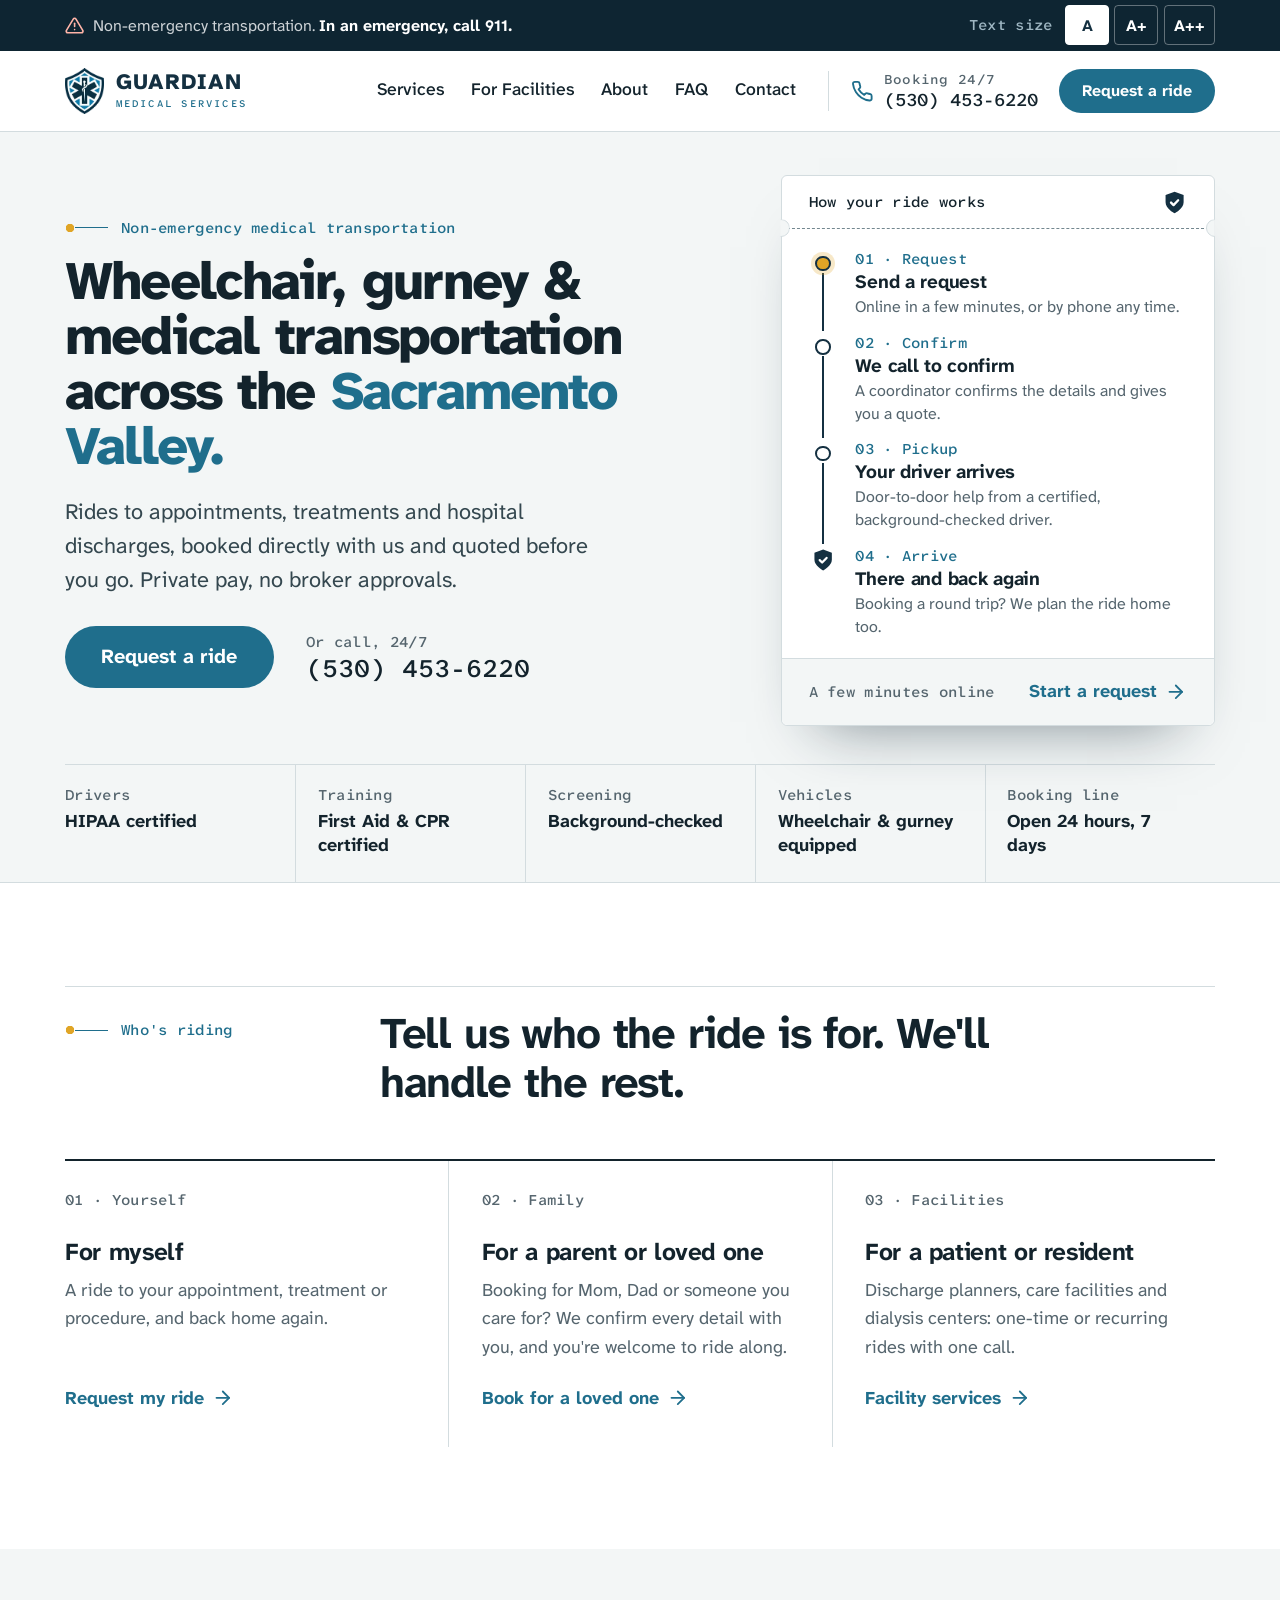
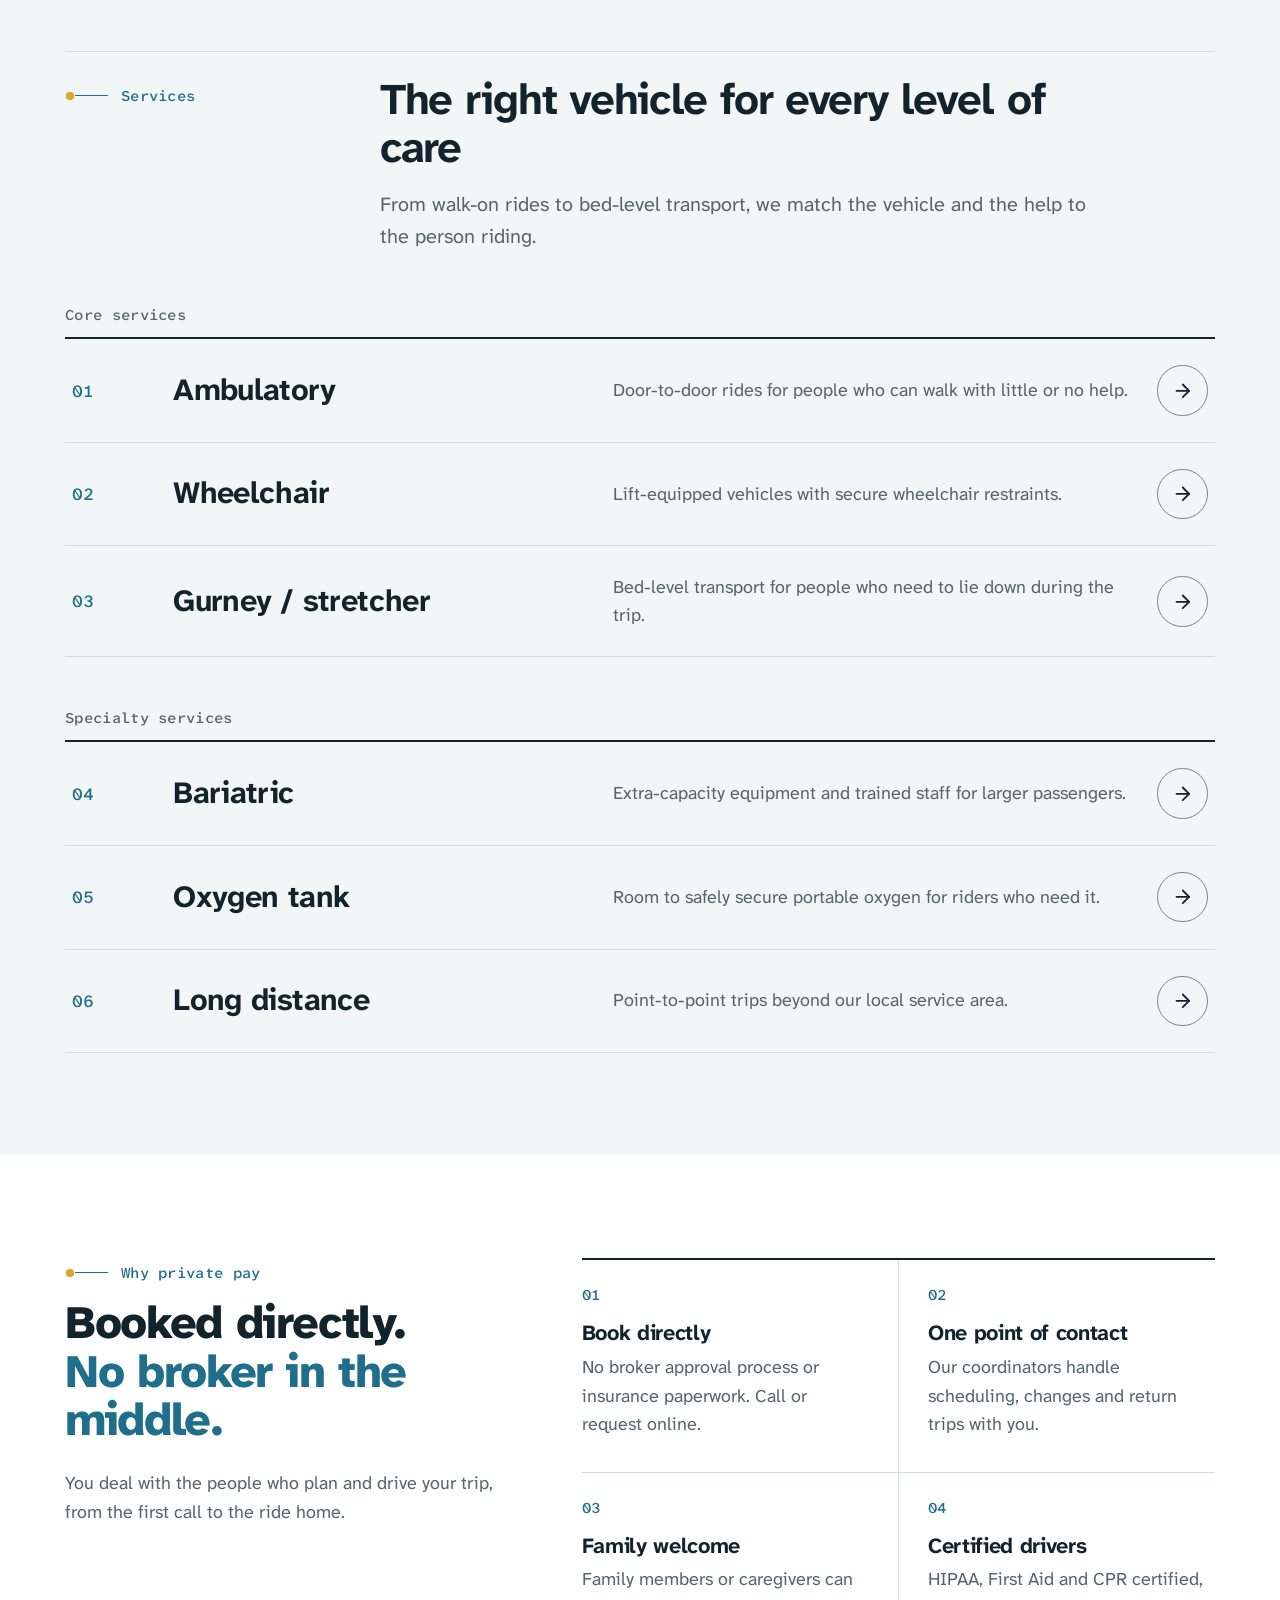
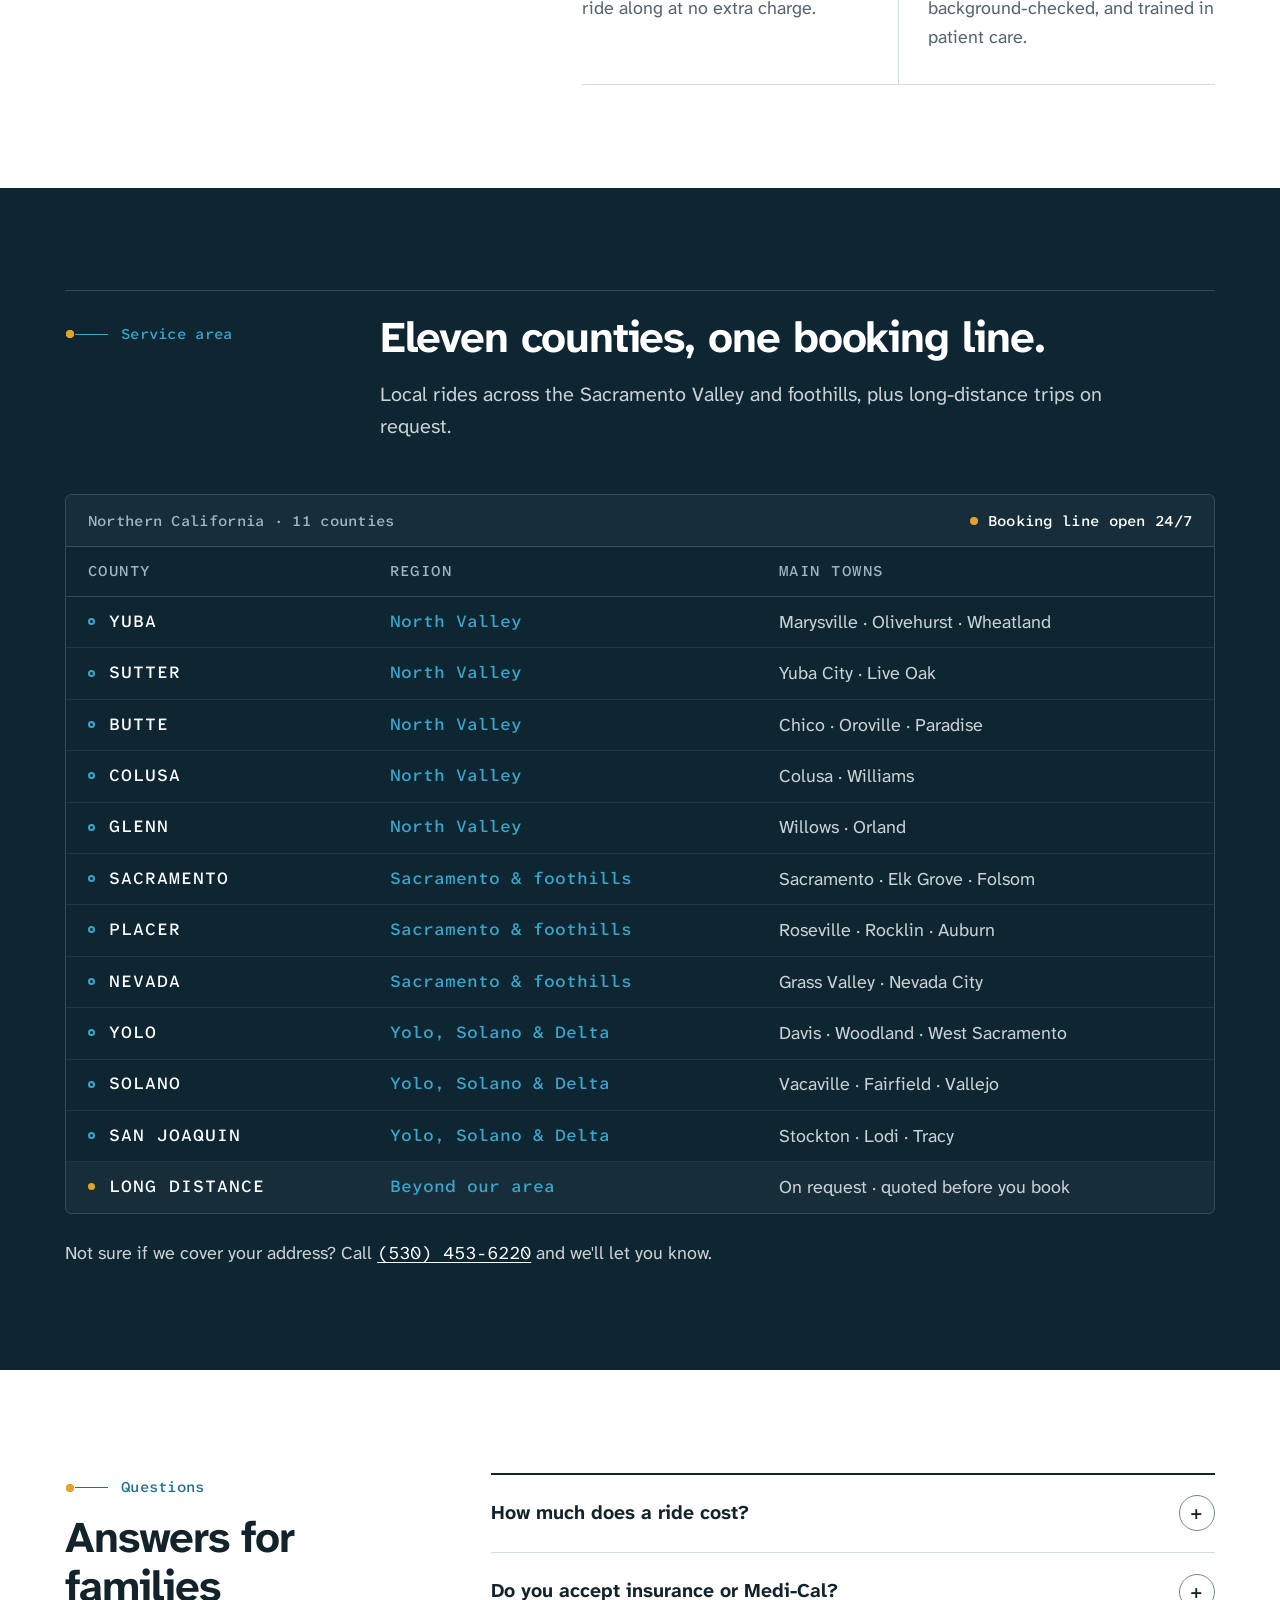
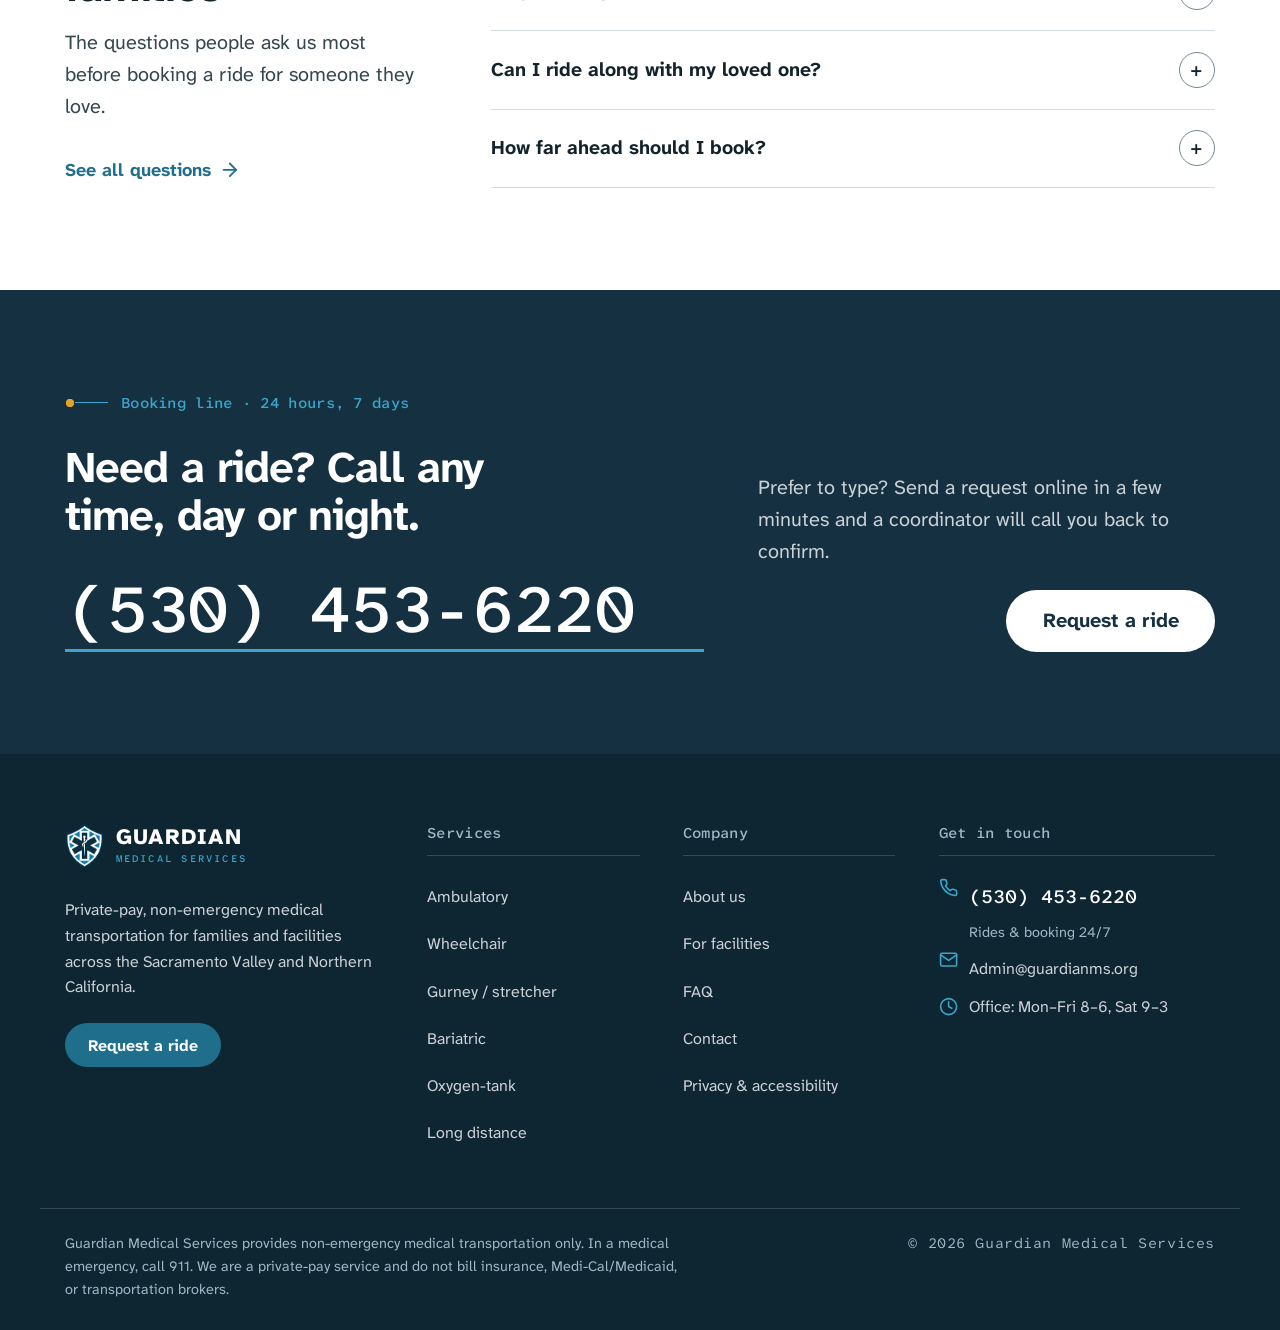
<file: index.html>
<!DOCTYPE html>
<html lang="en">
<head>
    <meta charset="UTF-8">
    <meta name="viewport" content="width=device-width, initial-scale=1.0">
    <title>Wheelchair, Gurney &amp; Medical Transportation | Guardian Medical Services – Sacramento Valley</title>
    <meta name="description" content="Private-pay non-emergency medical transportation across 11 Northern California counties. Wheelchair, gurney, ambulatory, bariatric &amp; long-distance rides with HIPAA, First Aid &amp; CPR certified drivers. Book 24/7: (530) 453-6220.">
    <link rel="canonical" href="https://guardianms.org/">
    <meta property="og:type" content="website">
    <meta property="og:site_name" content="Guardian Medical Services">
    <meta property="og:title" content="Guardian Medical Services – Non-Emergency Medical Transportation">
    <meta property="og:description" content="Wheelchair, gurney &amp; medical transportation across the Sacramento Valley and Northern California. Book online or call 24/7.">
    <meta property="og:url" content="https://guardianms.org/">
    <meta property="og:image" content="https://guardianms.org/images/og-image.jpg">
    <meta property="og:image:width" content="1200">
    <meta property="og:image:height" content="630">
    <meta property="og:image:alt" content="Guardian Medical Services – rides 24/7, (530) 453-6220">
    <meta name="twitter:card" content="summary_large_image">
    <!-- HEAD:START -->
    <meta name="theme-color" content="#143041">
    <link rel="icon" href="/images/favicon.svg" type="image/svg+xml">
    <link rel="icon" href="/images/favicon-32.png" sizes="32x32" type="image/png">
    <link rel="apple-touch-icon" href="/images/apple-touch-icon.png">
    <link rel="manifest" href="/site.webmanifest">
    <link rel="preconnect" href="https://fonts.googleapis.com">
    <link rel="preconnect" href="https://fonts.gstatic.com" crossorigin>
    <link rel="stylesheet" href="https://fonts.googleapis.com/css2?family=Atkinson+Hyperlegible+Mono:wght@500&amp;family=Atkinson+Hyperlegible+Next:wght@400;500;700;800&amp;display=swap">
    <link rel="stylesheet" href="/css/style.css?v=7">
    <script>(function(d){d.classList.add('js');try{var s=localStorage.getItem('gms-text-size');if(s)d.setAttribute('data-text-size',s);}catch(e){}})(document.documentElement);</script>
    <!-- HEAD:END -->
    <script type="application/ld+json">
    {
        "@context": "https://schema.org",
        "@type": ["LocalBusiness", "MedicalBusiness"],
        "@id": "https://guardianms.org/#business",
        "name": "Guardian Medical Services",
        "description": "Private-pay non-emergency medical transportation (NEMT) with ambulatory, wheelchair, gurney, bariatric, oxygen-tank and long-distance transport across Northern California.",
        "url": "https://guardianms.org/",
        "logo": "https://guardianms.org/images/logo.png",
        "image": "https://guardianms.org/images/og-image.jpg",
        "telephone": "+1-530-453-6220",
        "email": "Admin@guardianms.org",
        "address": {
            "@type": "PostalAddress",
            "addressLocality": "Yuba City",
            "addressRegion": "CA",
            "addressCountry": "US"
        },
        "areaServed": [
            {"@type": "AdministrativeArea", "name": "Yuba County, CA"},
            {"@type": "AdministrativeArea", "name": "Sutter County, CA"},
            {"@type": "AdministrativeArea", "name": "Butte County, CA"},
            {"@type": "AdministrativeArea", "name": "Colusa County, CA"},
            {"@type": "AdministrativeArea", "name": "Glenn County, CA"},
            {"@type": "AdministrativeArea", "name": "Sacramento County, CA"},
            {"@type": "AdministrativeArea", "name": "Placer County, CA"},
            {"@type": "AdministrativeArea", "name": "Nevada County, CA"},
            {"@type": "AdministrativeArea", "name": "Yolo County, CA"},
            {"@type": "AdministrativeArea", "name": "Solano County, CA"},
            {"@type": "AdministrativeArea", "name": "San Joaquin County, CA"}
        ],
        "openingHoursSpecification": [{
            "@type": "OpeningHoursSpecification",
            "dayOfWeek": ["Monday", "Tuesday", "Wednesday", "Thursday", "Friday", "Saturday", "Sunday"],
            "opens": "00:00",
            "closes": "23:59"
        }],
        "hasOfferCatalog": {
            "@type": "OfferCatalog",
            "name": "Non-emergency medical transportation",
            "itemListElement": [
                {"@type": "Offer", "itemOffered": {"@type": "Service", "name": "Ambulatory transportation", "serviceType": "Ambulatory medical transport"}},
                {"@type": "Offer", "itemOffered": {"@type": "Service", "name": "Wheelchair transportation", "serviceType": "Wheelchair van transport"}},
                {"@type": "Offer", "itemOffered": {"@type": "Service", "name": "Gurney / stretcher transportation", "serviceType": "Gurney van transport"}},
                {"@type": "Offer", "itemOffered": {"@type": "Service", "name": "Bariatric transportation", "serviceType": "Bariatric medical transport"}},
                {"@type": "Offer", "itemOffered": {"@type": "Service", "name": "Oxygen-tank transportation", "serviceType": "Medical transport with portable oxygen"}},
                {"@type": "Offer", "itemOffered": {"@type": "Service", "name": "Long-distance medical transportation", "serviceType": "Long-distance non-emergency medical transport"}}
            ]
        }
    }
    </script>
</head>
<body>
    <!-- HEADER:START -->
    <a class="skip-link" href="#main">Skip to main content</a>

    <div class="utility-bar">
        <div class="container utility-inner">
            <p class="utility-note">
                <svg class="icon" aria-hidden="true"><use href="/images/icons.svg#i-alert"/></svg>
                <span><span class="u-long">Non-emergency transportation. </span><strong>In an emergency, call 911.</strong></span>
            </p>
            <div class="text-size" role="group" aria-label="Text size">
                <span class="text-size-label" aria-hidden="true">Text size</span>
                <button type="button" data-text-size="" aria-pressed="true" aria-label="Normal text size">A</button>
                <button type="button" data-text-size="lg" aria-pressed="false" aria-label="Larger text size">A+</button>
                <button type="button" data-text-size="xl" aria-pressed="false" aria-label="Largest text size">A++</button>
            </div>
        </div>
    </div>

    <header class="site-header">
        <nav class="nav container" aria-label="Main">
            <a href="/" class="brand" aria-label="Guardian Medical Services home">
                <img src="/images/logo-icon.webp" alt="" width="46" height="55" class="brand-icon">
                <span class="wordmark"><span class="wm-main">GUARDIAN</span><span class="wm-sub">MEDICAL SERVICES</span></span>
            </a>

            <button class="nav-toggle" type="button" aria-expanded="false" aria-controls="site-menu">
                <span class="nav-toggle-bars" aria-hidden="true"><span></span><span></span><span></span></span>
                <span class="nav-toggle-text">Menu</span>
            </button>

            <div class="nav-menu" id="site-menu">
                <ul class="nav-links">
                    <li><a href="/services.html" data-nav="services">Services</a></li>
                    <li><a href="/facilities.html" data-nav="facilities">For Facilities</a></li>
                    <li><a href="/about.html" data-nav="about">About</a></li>
                    <li><a href="/faq.html" data-nav="faq">FAQ</a></li>
                    <li><a href="/contact.html" data-nav="contact">Contact</a></li>
                </ul>
                <div class="nav-cta">
                    <a href="tel:+15304536220" class="nav-phone" data-track="call-header">
                        <svg class="icon" aria-hidden="true"><use href="/images/icons.svg#i-phone"/></svg>
                        <span><span class="nav-phone-label">Booking 24/7</span> (530) 453-6220</span>
                    </a>
                    <a href="/book.html" class="btn btn-primary btn-sm" data-nav="book">Request a ride</a>
                </div>
            </div>
        </nav>
    </header>
    <!-- HEADER:END -->

    <main id="main" tabindex="-1">

        <!-- Hero -->
        <section class="hero" aria-labelledby="hero-title">
            <div class="container">
                <div class="hero-grid">
                    <div class="hero-copy">
                        <span class="eyebrow">Non-emergency medical transportation</span>
                        <h1 id="hero-title">Wheelchair, gurney &amp; medical transportation across the <span class="hl">Sacramento Valley.</span></h1>
                        <p class="hero-lead">Rides to appointments, treatments and hospital discharges, booked directly with us and quoted before you go. Private pay, no broker approvals.</p>
                        <div class="hero-actions">
                            <a href="/book.html" class="btn btn-primary btn-lg">Request a ride</a>
                            <a href="tel:+15304536220" class="phone-link" data-track="call-hero">
                                <span class="label">Or call, 24/7</span>
                                <span class="num">(530) 453-6220</span>
                            </a>
                        </div>
                        <p class="hero-trust"><svg class="icon" aria-hidden="true"><use href="/images/icons.svg#i-check"/></svg> HIPAA, First Aid &amp; CPR certified, background-checked drivers</p>
                    </div>

                    <div class="ticket">
                        <div class="ticket-head">
                            <h2>How your ride works</h2>
                            <svg class="icon" aria-hidden="true"><use href="/images/icons.svg#i-shield-fill"/></svg>
                        </div>
                        <ol class="stops">
                            <li class="stop">
                                <span class="stop-mark" aria-hidden="true"></span>
                                <div><span class="label">01 &middot; Request</span><h3>Send a request</h3><p>Online in a few minutes, or by phone any time.</p></div>
                            </li>
                            <li class="stop">
                                <span class="stop-mark" aria-hidden="true"></span>
                                <div><span class="label">02 &middot; Confirm</span><h3>We call to confirm</h3><p>A coordinator confirms the details and gives you a quote.</p></div>
                            </li>
                            <li class="stop">
                                <span class="stop-mark" aria-hidden="true"></span>
                                <div><span class="label">03 &middot; Pickup</span><h3>Your driver arrives</h3><p>Door-to-door help from a certified, background-checked driver.</p></div>
                            </li>
                            <li class="stop">
                                <span class="stop-mark stop-mark-end" aria-hidden="true"><svg class="icon" aria-hidden="true"><use href="/images/icons.svg#i-shield-fill"/></svg></span>
                                <div><span class="label">04 &middot; Arrive</span><h3>There and back again</h3><p>Booking a round trip? We plan the ride home too.</p></div>
                            </li>
                        </ol>
                        <p class="ticket-foot">
                            <span class="label">A few minutes online</span>
                            <a href="/book.html" class="link-arrow">Start a request <svg class="icon" aria-hidden="true"><use href="/images/icons.svg#i-arrow"/></svg></a>
                        </p>
                    </div>
                </div>

                <ul class="spec-row" aria-label="Our credentials">
                    <li><span class="label">Drivers</span><strong>HIPAA certified</strong></li>
                    <li><span class="label">Training</span><strong>First Aid &amp; CPR certified</strong></li>
                    <li><span class="label">Screening</span><strong>Background-checked</strong></li>
                    <li><span class="label">Vehicles</span><strong>Wheelchair &amp; gurney equipped</strong></li>
                    <li><span class="label">Booking line</span><strong>Open 24 hours, 7 days</strong></li>
                </ul>
            </div>
        </section>

        <!-- Who is the ride for -->
        <section class="section" aria-labelledby="audience-title">
            <div class="container">
                <div class="section-head">
                    <span class="eyebrow">Who's riding</span>
                    <h2 id="audience-title">Tell us who the ride is for. We'll handle the rest.</h2>
                </div>
                <div class="ruled-cols">
                    <article class="ruled-col">
                        <span class="label">01 &middot; Yourself</span>
                        <h3>For myself</h3>
                        <p>A ride to your appointment, treatment or procedure, and back home again.</p>
                        <a href="/book.html?for=self" class="link-arrow card-link-cover">Request my ride <svg class="icon" aria-hidden="true"><use href="/images/icons.svg#i-arrow"/></svg></a>
                    </article>
                    <article class="ruled-col">
                        <span class="label">02 &middot; Family</span>
                        <h3>For a parent or loved one</h3>
                        <p>Booking for Mom, Dad or someone you care for? We confirm every detail with you, and you're welcome to ride along.</p>
                        <a href="/book.html?for=family" class="link-arrow card-link-cover">Book for a loved one <svg class="icon" aria-hidden="true"><use href="/images/icons.svg#i-arrow"/></svg></a>
                    </article>
                    <article class="ruled-col">
                        <span class="label">03 &middot; Facilities</span>
                        <h3>For a patient or resident</h3>
                        <p>Discharge planners, care facilities and dialysis centers: one-time or recurring rides with one call.</p>
                        <a href="/facilities.html" class="link-arrow card-link-cover">Facility services <svg class="icon" aria-hidden="true"><use href="/images/icons.svg#i-arrow"/></svg></a>
                    </article>
                </div>
            </div>
        </section>

        <!-- Services -->
        <section class="section section-alt" aria-labelledby="services-title">
            <div class="container">
                <div class="section-head">
                    <span class="eyebrow">Services</span>
                    <h2 id="services-title">The right vehicle for every level of care</h2>
                    <p class="lead">From walk-on rides to bed-level transport, we match the vehicle and the help to the person riding.</p>
                </div>

                <div class="index-group">
                    <h3 class="label">Core services</h3>
                    <ul class="index-list">
                        <li><a class="index-row" href="/services.html#ambulatory"><span class="index-num">01</span><span class="index-name">Ambulatory</span><span class="index-desc">Door-to-door rides for people who can walk with little or no help.</span><span class="index-go" aria-hidden="true"><svg class="icon"><use href="/images/icons.svg#i-arrow"/></svg></span></a></li>
                        <li><a class="index-row" href="/services.html#wheelchair"><span class="index-num">02</span><span class="index-name">Wheelchair</span><span class="index-desc">Lift-equipped vehicles with secure wheelchair restraints.</span><span class="index-go" aria-hidden="true"><svg class="icon"><use href="/images/icons.svg#i-arrow"/></svg></span></a></li>
                        <li><a class="index-row" href="/services.html#gurney"><span class="index-num">03</span><span class="index-name">Gurney / stretcher</span><span class="index-desc">Bed-level transport for people who need to lie down during the trip.</span><span class="index-go" aria-hidden="true"><svg class="icon"><use href="/images/icons.svg#i-arrow"/></svg></span></a></li>
                    </ul>
                </div>
                <div class="index-group">
                    <h3 class="label">Specialty services</h3>
                    <ul class="index-list">
                        <li><a class="index-row" href="/services.html#bariatric"><span class="index-num">04</span><span class="index-name">Bariatric</span><span class="index-desc">Extra-capacity equipment and trained staff for larger passengers.</span><span class="index-go" aria-hidden="true"><svg class="icon"><use href="/images/icons.svg#i-arrow"/></svg></span></a></li>
                        <li><a class="index-row" href="/services.html#oxygen"><span class="index-num">05</span><span class="index-name">Oxygen tank</span><span class="index-desc">Room to safely secure portable oxygen for riders who need it.</span><span class="index-go" aria-hidden="true"><svg class="icon"><use href="/images/icons.svg#i-arrow"/></svg></span></a></li>
                        <li><a class="index-row" href="/services.html#long-distance"><span class="index-num">06</span><span class="index-name">Long distance</span><span class="index-desc">Point-to-point trips beyond our local service area.</span><span class="index-go" aria-hidden="true"><svg class="icon"><use href="/images/icons.svg#i-arrow"/></svg></span></a></li>
                    </ul>
                </div>
            </div>
        </section>

        <!-- Why private pay -->
        <section class="section" aria-labelledby="why-title">
            <div class="container statement-grid">
                <div>
                    <span class="eyebrow">Why private pay</span>
                    <h2 id="why-title" class="statement">Booked directly. <span>No broker in the middle.</span></h2>
                    <p class="statement-note">You deal with the people who plan and drive your trip, from the first call to the ride home.</p>
                </div>
                <ol class="numbered">
                    <li><span class="label">01</span><h3>Book directly</h3><p>No broker approval process or insurance paperwork. Call or request online.</p></li>
                    <li><span class="label">02</span><h3>One point of contact</h3><p>Our coordinators handle scheduling, changes and return trips with you.</p></li>
                    <li><span class="label">03</span><h3>Family welcome</h3><p>Family members or caregivers can ride along at no extra charge.</p></li>
                    <li><span class="label">04</span><h3>Certified drivers</h3><p>HIPAA, First Aid and CPR certified, background-checked, and trained in patient care.</p></li>
                </ol>
            </div>
        </section>

        <!-- Service area: departure board -->
        <section class="section board-section" aria-labelledby="area-title">
            <div class="container">
                <div class="section-head">
                    <span class="eyebrow">Service area</span>
                    <h2 id="area-title">Eleven counties, one booking line.</h2>
                    <p class="lead">Local rides across the Sacramento Valley and foothills, plus long-distance trips on request.</p>
                </div>
                <div class="board-wrap">
                    <p class="board-bar"><span>Northern California &middot; 11 counties</span><span class="live">Booking line open 24/7</span></p>
                    <table class="board" role="table">
                        <caption class="sr-only">Counties we serve, with region and main towns</caption>
                        <thead role="rowgroup">
                            <tr role="row"><th role="columnheader" scope="col">County</th><th role="columnheader" scope="col" class="col-region">Region</th><th role="columnheader" scope="col">Main towns</th></tr>
                        </thead>
                        <tbody role="rowgroup">
                            <tr role="row"><th role="rowheader" scope="row" class="b-county">Yuba</th><td role="cell" class="b-region">North Valley</td><td role="cell" class="b-towns">Marysville &middot; Olivehurst &middot; Wheatland</td></tr>
                            <tr role="row"><th role="rowheader" scope="row" class="b-county">Sutter</th><td role="cell" class="b-region">North Valley</td><td role="cell" class="b-towns">Yuba City &middot; Live Oak</td></tr>
                            <tr role="row"><th role="rowheader" scope="row" class="b-county">Butte</th><td role="cell" class="b-region">North Valley</td><td role="cell" class="b-towns">Chico &middot; Oroville &middot; Paradise</td></tr>
                            <tr role="row"><th role="rowheader" scope="row" class="b-county">Colusa</th><td role="cell" class="b-region">North Valley</td><td role="cell" class="b-towns">Colusa &middot; Williams</td></tr>
                            <tr role="row"><th role="rowheader" scope="row" class="b-county">Glenn</th><td role="cell" class="b-region">North Valley</td><td role="cell" class="b-towns">Willows &middot; Orland</td></tr>
                            <tr role="row"><th role="rowheader" scope="row" class="b-county">Sacramento</th><td role="cell" class="b-region">Sacramento &amp; foothills</td><td role="cell" class="b-towns">Sacramento &middot; Elk Grove &middot; Folsom</td></tr>
                            <tr role="row"><th role="rowheader" scope="row" class="b-county">Placer</th><td role="cell" class="b-region">Sacramento &amp; foothills</td><td role="cell" class="b-towns">Roseville &middot; Rocklin &middot; Auburn</td></tr>
                            <tr role="row"><th role="rowheader" scope="row" class="b-county">Nevada</th><td role="cell" class="b-region">Sacramento &amp; foothills</td><td role="cell" class="b-towns">Grass Valley &middot; Nevada City</td></tr>
                            <tr role="row"><th role="rowheader" scope="row" class="b-county">Yolo</th><td role="cell" class="b-region">Yolo, Solano &amp; Delta</td><td role="cell" class="b-towns">Davis &middot; Woodland &middot; West Sacramento</td></tr>
                            <tr role="row"><th role="rowheader" scope="row" class="b-county">Solano</th><td role="cell" class="b-region">Yolo, Solano &amp; Delta</td><td role="cell" class="b-towns">Vacaville &middot; Fairfield &middot; Vallejo</td></tr>
                            <tr role="row"><th role="rowheader" scope="row" class="b-county">San Joaquin</th><td role="cell" class="b-region">Yolo, Solano &amp; Delta</td><td role="cell" class="b-towns">Stockton &middot; Lodi &middot; Tracy</td></tr>
                            <tr class="b-long" role="row"><th role="rowheader" scope="row" class="b-county">Long distance</th><td role="cell" class="b-region">Beyond our area</td><td role="cell" class="b-towns">On request &middot; quoted before you book</td></tr>
                        </tbody>
                    </table>
                </div>
                <p class="board-note">Not sure if we cover your address? Call <a href="tel:+15304536220" data-track="call-area">(530) 453-6220</a> and we'll let you know.</p>
            </div>
        </section>

        <!-- FAQ teaser -->
        <section class="section" aria-labelledby="faq-title">
            <div class="container faq-split">
                <div>
                    <span class="eyebrow">Questions</span>
                    <h2 id="faq-title" class="h2">Answers for families</h2>
                    <p class="lead">The questions people ask us most before booking a ride for someone they love.</p>
                    <p class="faq-more"><a href="/faq.html" class="link-arrow">See all questions <svg class="icon" aria-hidden="true"><use href="/images/icons.svg#i-arrow"/></svg></a></p>
                </div>
                <div class="faq-list">
                    <details class="faq-item">
                        <summary>How much does a ride cost?</summary>
                        <div class="faq-answer"><p>Every trip is quoted before you book. The price depends on the type of transport and the distance. Call <a href="tel:+15304536220">(530) 453-6220</a> or <a href="/book.html">send a request</a> and we'll give you a quote.</p></div>
                    </details>
                    <details class="faq-item">
                        <summary>Do you accept insurance or Medi-Cal?</summary>
                        <div class="faq-answer"><p>Guardian Medical Services is a private-pay provider. We don't bill insurance, Medi-Cal/Medicaid, or transportation brokers, which keeps booking fast and simple.</p></div>
                    </details>
                    <details class="faq-item">
                        <summary>Can I ride along with my loved one?</summary>
                        <div class="faq-answer"><p>Yes. Family members or caregivers are welcome to ride along at no extra charge. Just tell us how many when you book so we can plan seating.</p></div>
                    </details>
                    <details class="faq-item">
                        <summary>How far ahead should I book?</summary>
                        <div class="faq-answer"><p>We recommend booking at least 48 hours ahead to make sure a vehicle is available. We do our best to accommodate last-minute requests whenever possible.</p></div>
                    </details>
                </div>
            </div>
        </section>

        <!-- Closing CTA -->
        <section class="section cta closing" aria-labelledby="cta-title">
            <div class="container">
                <span class="eyebrow">Booking line &middot; 24 hours, 7 days</span>
                <h2 id="cta-title">Need a ride? Call any time, day or night.</h2>
                <a href="tel:+15304536220" class="phone-xl" data-track="call-cta">(530) 453-6220</a>
                <div class="cta-side">
                    <p>Prefer to type? Send a request online in a few minutes and a coordinator will call you back to confirm.</p>
                    <div class="cta-actions">
                        <a href="/book.html" class="btn btn-light btn-lg">Request a ride</a>
                    </div>
                </div>
            </div>
        </section>
    </main>

    <!-- FOOTER:START -->
    <footer class="site-footer">
        <div class="container footer-grid">
            <div class="footer-brand">
                <a href="/" class="brand brand-light" aria-label="Guardian Medical Services home">
                    <img src="/images/logo-icon.webp" alt="" width="46" height="55" class="brand-icon" loading="lazy">
                    <span class="wordmark"><span class="wm-main">GUARDIAN</span><span class="wm-sub">MEDICAL SERVICES</span></span>
                </a>
                <p>Private-pay, non-emergency medical transportation for families and facilities across the Sacramento Valley and Northern California.</p>
                <a href="/book.html" class="btn btn-primary btn-sm">Request a ride</a>
            </div>

            <div class="footer-col">
                <h2 class="footer-heading">Services</h2>
                <ul>
                    <li><a href="/services.html#ambulatory">Ambulatory</a></li>
                    <li><a href="/services.html#wheelchair">Wheelchair</a></li>
                    <li><a href="/services.html#gurney">Gurney / stretcher</a></li>
                    <li><a href="/services.html#bariatric">Bariatric</a></li>
                    <li><a href="/services.html#oxygen">Oxygen-tank</a></li>
                    <li><a href="/services.html#long-distance">Long distance</a></li>
                </ul>
            </div>

            <div class="footer-col">
                <h2 class="footer-heading">Company</h2>
                <ul>
                    <li><a href="/about.html">About us</a></li>
                    <li><a href="/facilities.html">For facilities</a></li>
                    <li><a href="/faq.html">FAQ</a></li>
                    <li><a href="/contact.html">Contact</a></li>
                    <li><a href="/privacy.html">Privacy &amp; accessibility</a></li>
                </ul>
            </div>

            <div class="footer-col">
                <h2 class="footer-heading">Get in touch</h2>
                <ul class="footer-contact">
                    <li>
                        <svg class="icon" aria-hidden="true"><use href="/images/icons.svg#i-phone"/></svg>
                        <span><a href="tel:+15304536220" data-track="call-footer">(530) 453-6220</a><br><small>Rides &amp; booking 24/7</small></span>
                    </li>
                    <li>
                        <svg class="icon" aria-hidden="true"><use href="/images/icons.svg#i-mail"/></svg>
                        <a href="mailto:Admin@guardianms.org">Admin@guardianms.org</a>
                    </li>
                    <li>
                        <svg class="icon" aria-hidden="true"><use href="/images/icons.svg#i-clock"/></svg>
                        <span>Office: Mon&ndash;Fri 8&ndash;6, Sat 9&ndash;3</span>
                    </li>
                </ul>
            </div>
        </div>

        <div class="container footer-bottom">
            <p class="disclaimer">Guardian Medical Services provides non-emergency medical transportation only. In a medical emergency, call 911. We are a private-pay service and do not bill insurance, Medi-Cal/Medicaid, or transportation brokers.</p>
            <p class="copyright">&copy; <span id="year">2026</span> Guardian Medical Services</p>
        </div>
    </footer>

    <div class="mobile-actions">
        <a href="tel:+15304536220" class="mobile-action mobile-action-call" data-track="call-sticky">
            <svg class="icon" aria-hidden="true"><use href="/images/icons.svg#i-phone"/></svg>
            <span><strong>Call Now</strong><small>(530) 453-6220</small></span>
        </a>
        <a href="/book.html" class="mobile-action mobile-action-book">
            <svg class="icon" aria-hidden="true"><use href="/images/icons.svg#i-calendar"/></svg>
            <span><strong>Request a ride</strong></span>
        </a>
    </div>

    <script src="/js/main.js?v=7" defer></script>
    <!-- FOOTER:END -->
</body>
</html>
</file>
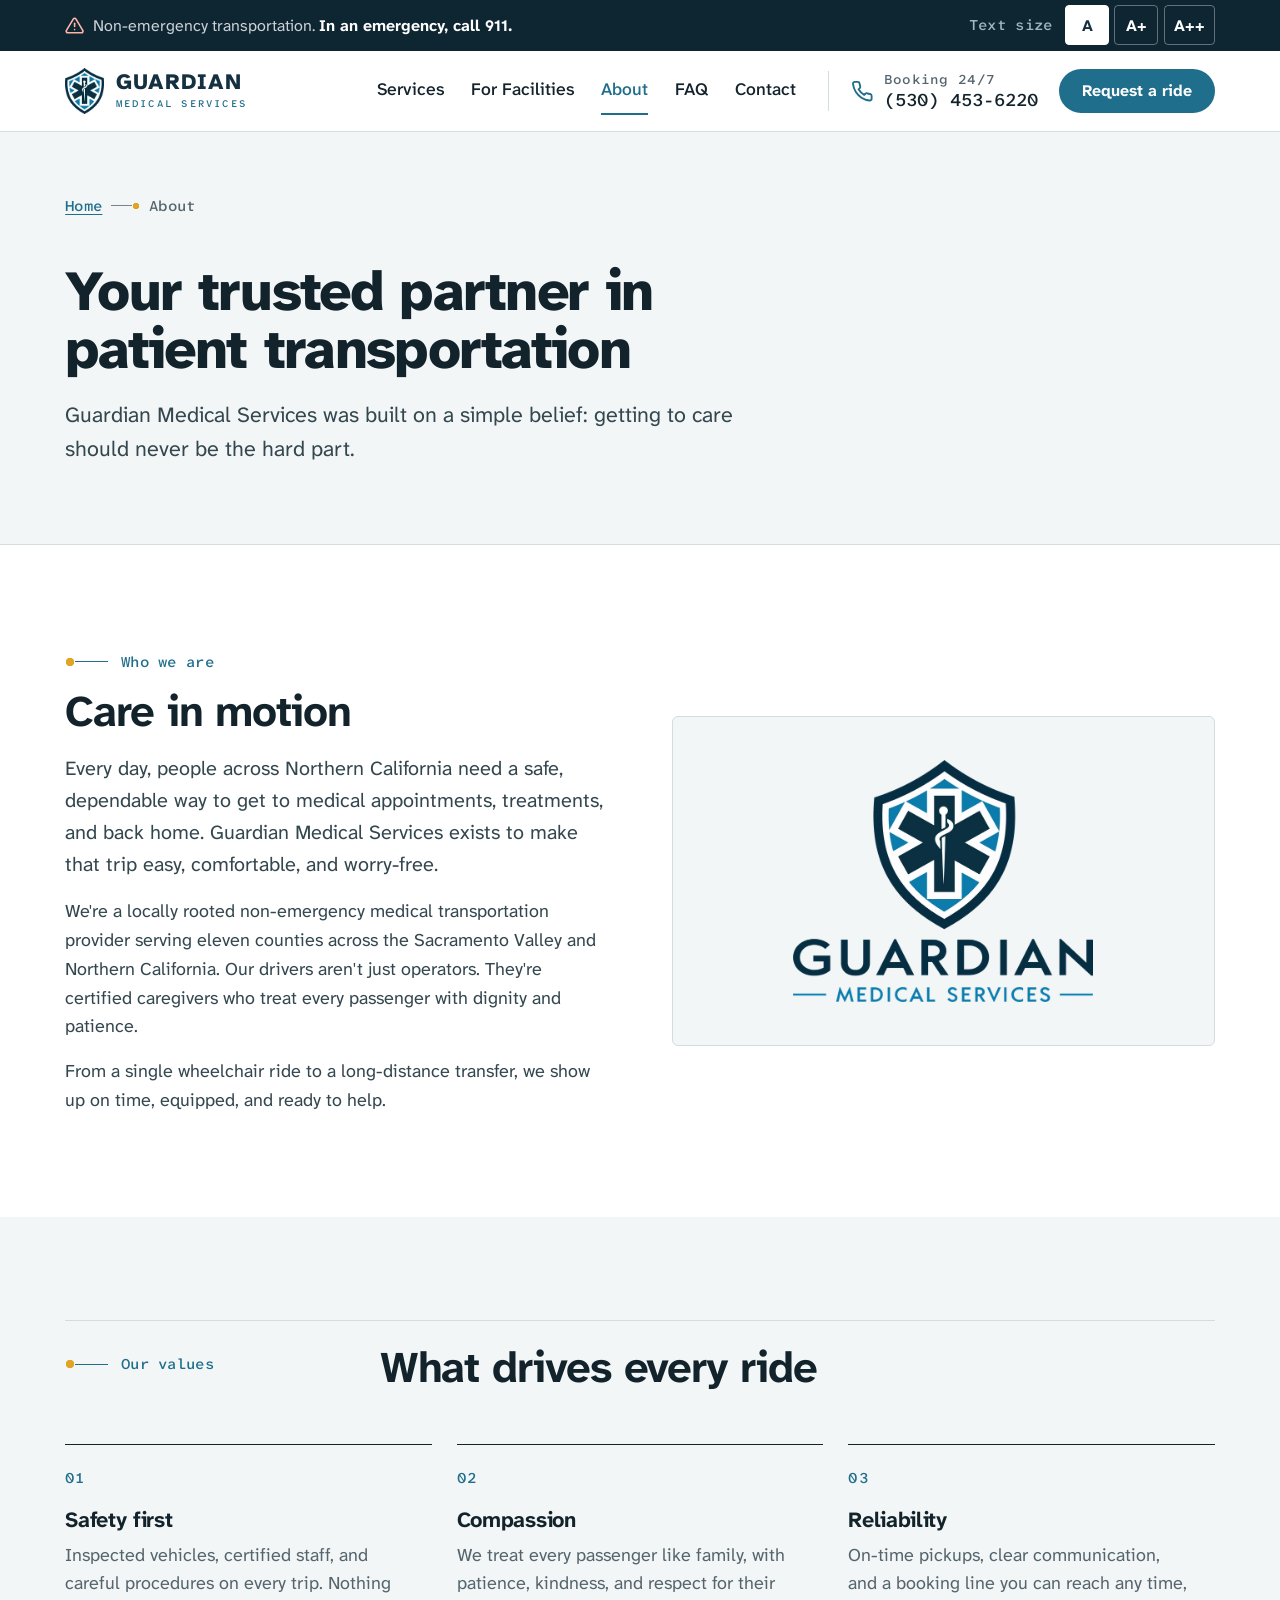
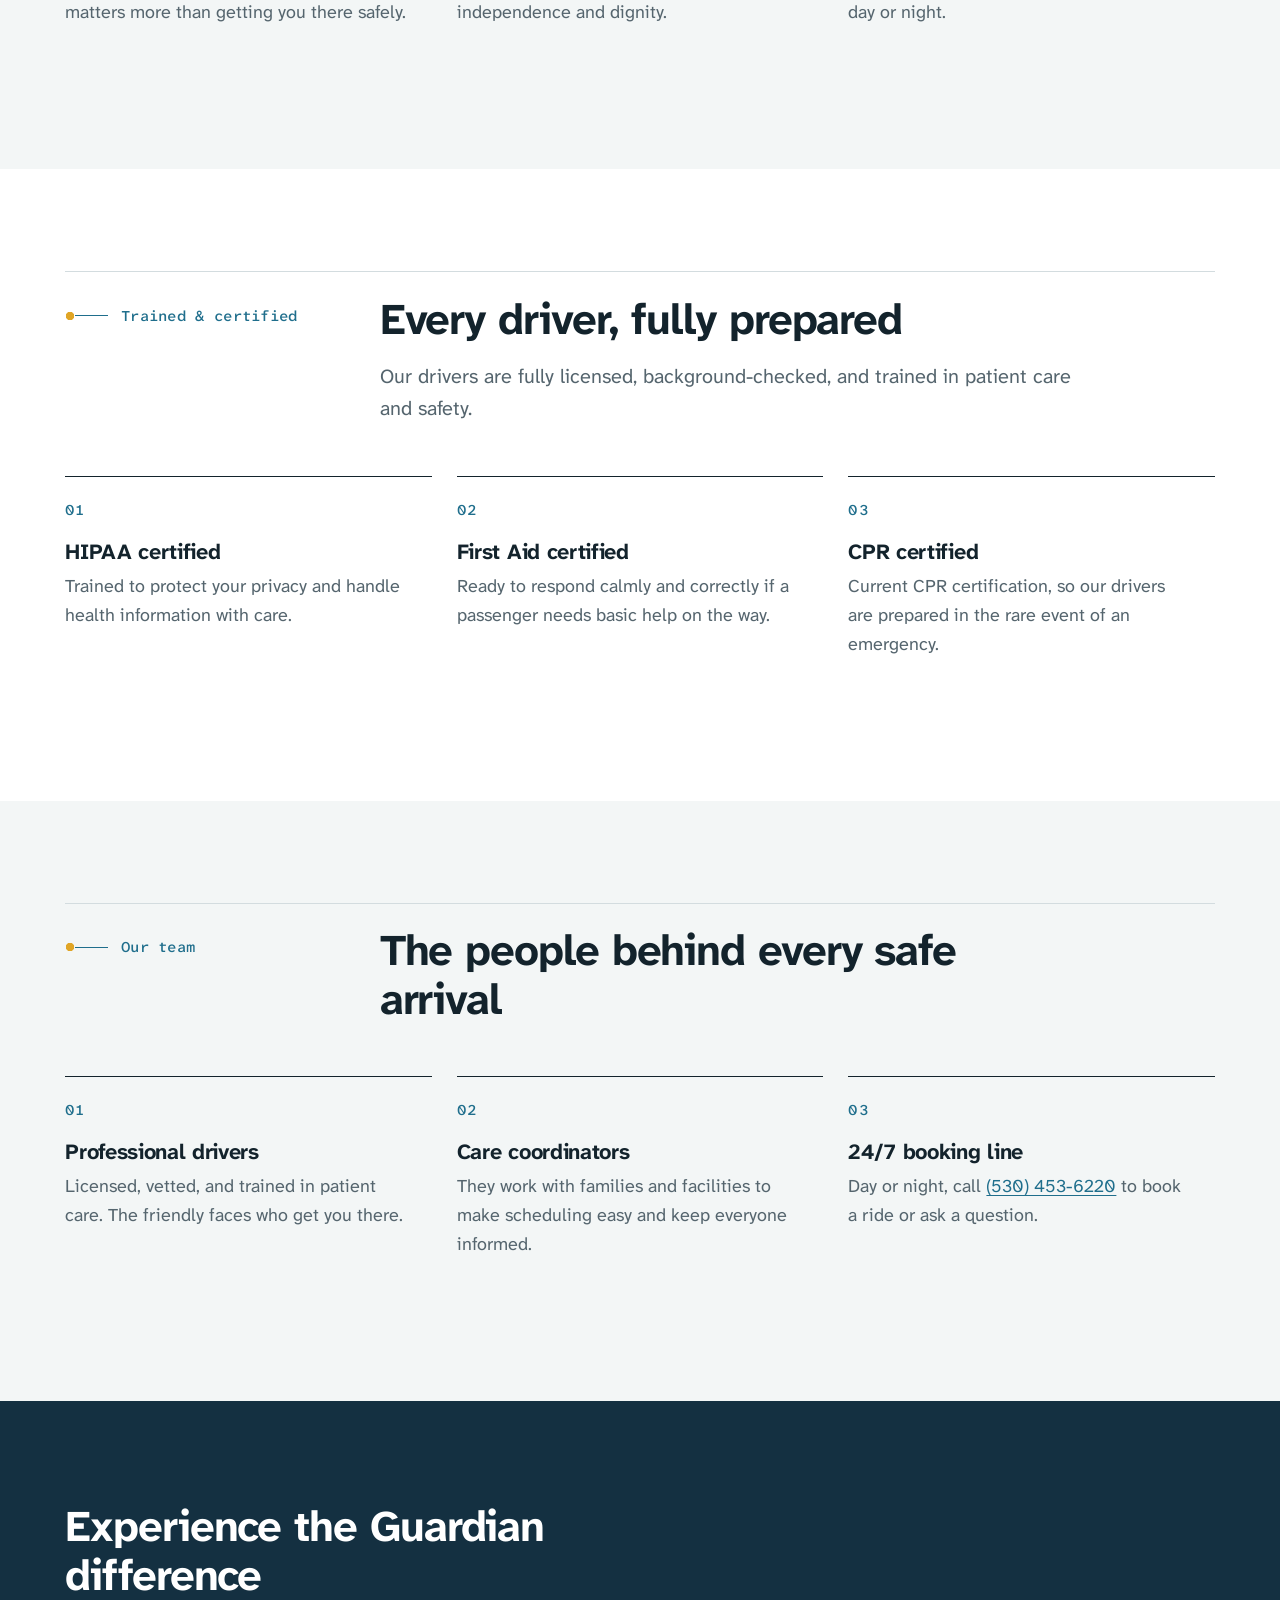
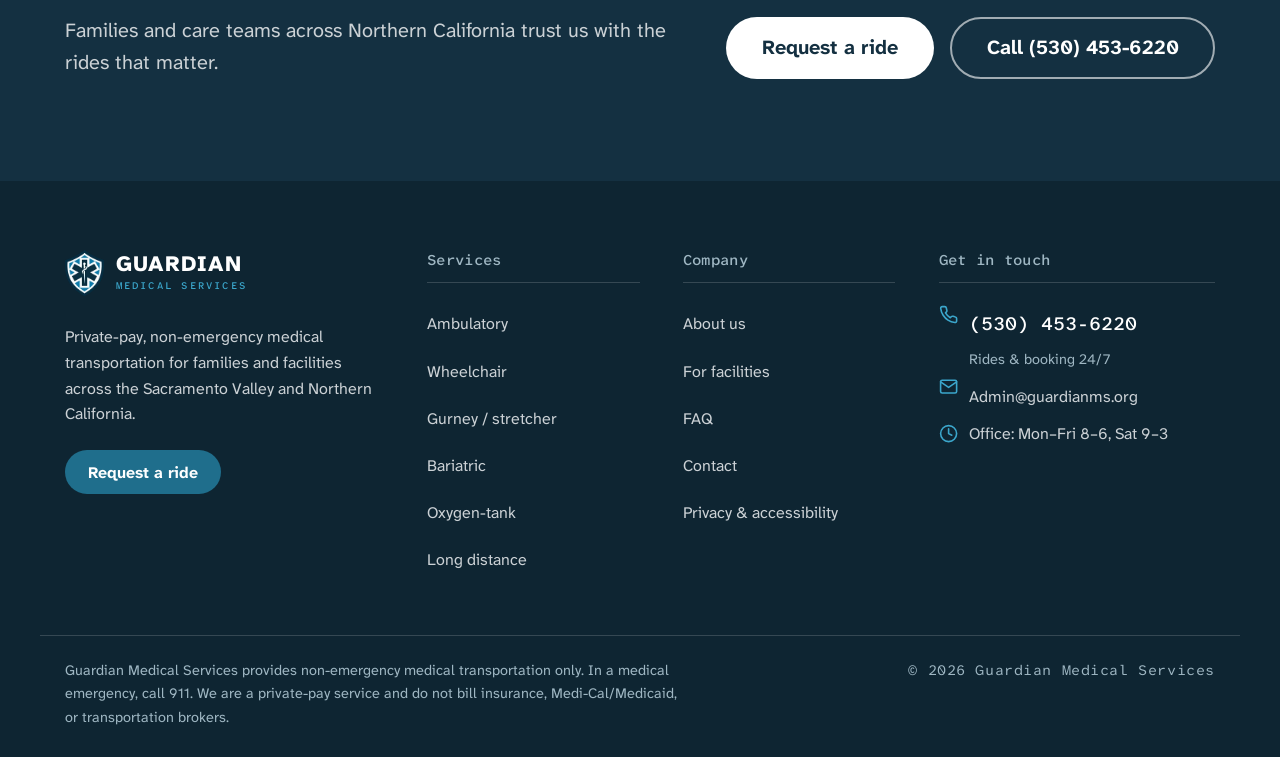
<file: about.html>
<!DOCTYPE html>
<html lang="en">
<head>
    <meta charset="UTF-8">
    <meta name="viewport" content="width=device-width, initial-scale=1.0">
    <title>About Us | Guardian Medical Services – Northern California NEMT</title>
    <meta name="description" content="Guardian Medical Services is a Northern California non-emergency medical transportation provider built on safety, compassion, and reliability, with HIPAA, First Aid, and CPR certified drivers.">
    <link rel="canonical" href="https://guardianms.org/about.html">
    <meta property="og:type" content="website">
    <meta property="og:site_name" content="Guardian Medical Services">
    <meta property="og:title" content="About Guardian Medical Services">
    <meta property="og:description" content="Safe, compassionate, reliable non-emergency medical transportation across Northern California.">
    <meta property="og:url" content="https://guardianms.org/about.html">
    <meta property="og:image" content="https://guardianms.org/images/og-image.jpg">
    <meta property="og:image:width" content="1200">
    <meta property="og:image:height" content="630">
    <meta property="og:image:alt" content="Guardian Medical Services – rides 24/7, (530) 453-6220">
    <meta name="twitter:card" content="summary_large_image">
    <!-- HEAD:START -->
    <meta name="theme-color" content="#143041">
    <link rel="icon" href="/images/favicon.svg" type="image/svg+xml">
    <link rel="icon" href="/images/favicon-32.png" sizes="32x32" type="image/png">
    <link rel="apple-touch-icon" href="/images/apple-touch-icon.png">
    <link rel="manifest" href="/site.webmanifest">
    <link rel="preconnect" href="https://fonts.googleapis.com">
    <link rel="preconnect" href="https://fonts.gstatic.com" crossorigin>
    <link rel="stylesheet" href="https://fonts.googleapis.com/css2?family=Atkinson+Hyperlegible+Mono:wght@500&amp;family=Atkinson+Hyperlegible+Next:wght@400;500;700;800&amp;display=swap">
    <link rel="stylesheet" href="/css/style.css?v=7">
    <script>(function(d){d.classList.add('js');try{var s=localStorage.getItem('gms-text-size');if(s)d.setAttribute('data-text-size',s);}catch(e){}})(document.documentElement);</script>
    <!-- HEAD:END -->
    <script type="application/ld+json">
    {
        "@context": "https://schema.org",
        "@type": "BreadcrumbList",
        "itemListElement": [
            {"@type": "ListItem", "position": 1, "name": "Home", "item": "https://guardianms.org/"},
            {"@type": "ListItem", "position": 2, "name": "About", "item": "https://guardianms.org/about.html"}
        ]
    }
    </script>
</head>
<body>
    <!-- HEADER:START -->
    <a class="skip-link" href="#main">Skip to main content</a>

    <div class="utility-bar">
        <div class="container utility-inner">
            <p class="utility-note">
                <svg class="icon" aria-hidden="true"><use href="/images/icons.svg#i-alert"/></svg>
                <span><span class="u-long">Non-emergency transportation. </span><strong>In an emergency, call 911.</strong></span>
            </p>
            <div class="text-size" role="group" aria-label="Text size">
                <span class="text-size-label" aria-hidden="true">Text size</span>
                <button type="button" data-text-size="" aria-pressed="true" aria-label="Normal text size">A</button>
                <button type="button" data-text-size="lg" aria-pressed="false" aria-label="Larger text size">A+</button>
                <button type="button" data-text-size="xl" aria-pressed="false" aria-label="Largest text size">A++</button>
            </div>
        </div>
    </div>

    <header class="site-header">
        <nav class="nav container" aria-label="Main">
            <a href="/" class="brand" aria-label="Guardian Medical Services home">
                <img src="/images/logo-icon.webp" alt="" width="46" height="55" class="brand-icon">
                <span class="wordmark"><span class="wm-main">GUARDIAN</span><span class="wm-sub">MEDICAL SERVICES</span></span>
            </a>

            <button class="nav-toggle" type="button" aria-expanded="false" aria-controls="site-menu">
                <span class="nav-toggle-bars" aria-hidden="true"><span></span><span></span><span></span></span>
                <span class="nav-toggle-text">Menu</span>
            </button>

            <div class="nav-menu" id="site-menu">
                <ul class="nav-links">
                    <li><a href="/services.html" data-nav="services">Services</a></li>
                    <li><a href="/facilities.html" data-nav="facilities">For Facilities</a></li>
                    <li><a href="/about.html" data-nav="about" aria-current="page">About</a></li>
                    <li><a href="/faq.html" data-nav="faq">FAQ</a></li>
                    <li><a href="/contact.html" data-nav="contact">Contact</a></li>
                </ul>
                <div class="nav-cta">
                    <a href="tel:+15304536220" class="nav-phone" data-track="call-header">
                        <svg class="icon" aria-hidden="true"><use href="/images/icons.svg#i-phone"/></svg>
                        <span><span class="nav-phone-label">Booking 24/7</span> (530) 453-6220</span>
                    </a>
                    <a href="/book.html" class="btn btn-primary btn-sm" data-nav="book">Request a ride</a>
                </div>
            </div>
        </nav>
    </header>
    <!-- HEADER:END -->

    <main id="main" tabindex="-1">
        <section class="page-hero">
            <div class="container">
                <nav class="breadcrumb" aria-label="Breadcrumb"><ol><li><a href="/">Home</a></li><li aria-current="page">About</li></ol></nav>
                <h1>Your trusted partner in patient transportation</h1>
                <p>Guardian Medical Services was built on a simple belief: getting to care should never be the hard part.</p>
            </div>
        </section>

        <section class="section" aria-labelledby="story-title">
            <div class="container split split-center">
                <div>
                    <span class="eyebrow">Who we are</span>
                    <h2 id="story-title" class="h2">Care in motion</h2>
                    <p class="lead">Every day, people across Northern California need a safe, dependable way to get to medical appointments, treatments, and back home. Guardian Medical Services exists to make that trip easy, comfortable, and worry-free.</p>
                    <p>We're a locally rooted non-emergency medical transportation provider serving eleven counties across the Sacramento Valley and Northern California. Our drivers aren't just operators. They're certified caregivers who treat every passenger with dignity and patience.</p>
                    <p>From a single wheelchair ride to a long-distance transfer, we show up on time, equipped, and ready to help.</p>
                </div>
                <div class="logo-plate">
                    <img src="/images/logo.webp" alt="Guardian Medical Services logo" width="720" height="581" loading="lazy">
                </div>
            </div>
        </section>

        <section class="section section-alt" aria-labelledby="values-title">
            <div class="container">
                <div class="section-head">
                    <span class="eyebrow">Our values</span>
                    <h2 id="values-title">What drives every ride</h2>
                </div>
                <div class="grid grid-3">
                    <div class="card">
                        <h3>Safety first</h3>
                        <p>Inspected vehicles, certified staff, and careful procedures on every trip. Nothing matters more than getting you there safely.</p>
                    </div>
                    <div class="card">
                        <h3>Compassion</h3>
                        <p>We treat every passenger like family, with patience, kindness, and respect for their independence and dignity.</p>
                    </div>
                    <div class="card">
                        <h3>Reliability</h3>
                        <p>On-time pickups, clear communication, and a booking line you can reach any time, day or night.</p>
                    </div>
                </div>
            </div>
        </section>

        <section class="section" aria-labelledby="certs-title">
            <div class="container">
                <div class="section-head">
                    <span class="eyebrow">Trained &amp; certified</span>
                    <h2 id="certs-title">Every driver, fully prepared</h2>
                    <p class="lead">Our drivers are fully licensed, background-checked, and trained in patient care and safety.</p>
                </div>
                <div class="grid grid-3">
                    <div class="card">
                        <h3>HIPAA certified</h3>
                        <p>Trained to protect your privacy and handle health information with care.</p>
                    </div>
                    <div class="card">
                        <h3>First Aid certified</h3>
                        <p>Ready to respond calmly and correctly if a passenger needs basic help on the way.</p>
                    </div>
                    <div class="card">
                        <h3>CPR certified</h3>
                        <p>Current CPR certification, so our drivers are prepared in the rare event of an emergency.</p>
                    </div>
                </div>
            </div>
        </section>

        <section class="section section-alt" aria-labelledby="team-title">
            <div class="container">
                <div class="section-head">
                    <span class="eyebrow">Our team</span>
                    <h2 id="team-title">The people behind every safe arrival</h2>
                </div>
                <div class="grid grid-3">
                    <div class="card">
                        <h3>Professional drivers</h3>
                        <p>Licensed, vetted, and trained in patient care. The friendly faces who get you there.</p>
                    </div>
                    <div class="card">
                        <h3>Care coordinators</h3>
                        <p>They work with families and facilities to make scheduling easy and keep everyone informed.</p>
                    </div>
                    <div class="card">
                        <h3>24/7 booking line</h3>
                        <p>Day or night, call <a href="tel:+15304536220">(530) 453-6220</a> to book a ride or ask a question.</p>
                    </div>
                </div>
            </div>
        </section>

        <section class="section cta" aria-labelledby="cta-title">
            <div class="container">
                <h2 id="cta-title">Experience the Guardian difference</h2>
                <p>Families and care teams across Northern California trust us with the rides that matter.</p>
                <div class="cta-actions">
                    <a href="/book.html" class="btn btn-light btn-lg">Request a ride</a>
                    <a href="tel:+15304536220" class="btn btn-ghost btn-lg" data-track="call-cta">Call (530) 453-6220</a>
                </div>
            </div>
        </section>
    </main>

    <!-- FOOTER:START -->
    <footer class="site-footer">
        <div class="container footer-grid">
            <div class="footer-brand">
                <a href="/" class="brand brand-light" aria-label="Guardian Medical Services home">
                    <img src="/images/logo-icon.webp" alt="" width="46" height="55" class="brand-icon" loading="lazy">
                    <span class="wordmark"><span class="wm-main">GUARDIAN</span><span class="wm-sub">MEDICAL SERVICES</span></span>
                </a>
                <p>Private-pay, non-emergency medical transportation for families and facilities across the Sacramento Valley and Northern California.</p>
                <a href="/book.html" class="btn btn-primary btn-sm">Request a ride</a>
            </div>

            <div class="footer-col">
                <h2 class="footer-heading">Services</h2>
                <ul>
                    <li><a href="/services.html#ambulatory">Ambulatory</a></li>
                    <li><a href="/services.html#wheelchair">Wheelchair</a></li>
                    <li><a href="/services.html#gurney">Gurney / stretcher</a></li>
                    <li><a href="/services.html#bariatric">Bariatric</a></li>
                    <li><a href="/services.html#oxygen">Oxygen-tank</a></li>
                    <li><a href="/services.html#long-distance">Long distance</a></li>
                </ul>
            </div>

            <div class="footer-col">
                <h2 class="footer-heading">Company</h2>
                <ul>
                    <li><a href="/about.html">About us</a></li>
                    <li><a href="/facilities.html">For facilities</a></li>
                    <li><a href="/faq.html">FAQ</a></li>
                    <li><a href="/contact.html">Contact</a></li>
                    <li><a href="/privacy.html">Privacy &amp; accessibility</a></li>
                </ul>
            </div>

            <div class="footer-col">
                <h2 class="footer-heading">Get in touch</h2>
                <ul class="footer-contact">
                    <li>
                        <svg class="icon" aria-hidden="true"><use href="/images/icons.svg#i-phone"/></svg>
                        <span><a href="tel:+15304536220" data-track="call-footer">(530) 453-6220</a><br><small>Rides &amp; booking 24/7</small></span>
                    </li>
                    <li>
                        <svg class="icon" aria-hidden="true"><use href="/images/icons.svg#i-mail"/></svg>
                        <a href="mailto:Admin@guardianms.org">Admin@guardianms.org</a>
                    </li>
                    <li>
                        <svg class="icon" aria-hidden="true"><use href="/images/icons.svg#i-clock"/></svg>
                        <span>Office: Mon&ndash;Fri 8&ndash;6, Sat 9&ndash;3</span>
                    </li>
                </ul>
            </div>
        </div>

        <div class="container footer-bottom">
            <p class="disclaimer">Guardian Medical Services provides non-emergency medical transportation only. In a medical emergency, call 911. We are a private-pay service and do not bill insurance, Medi-Cal/Medicaid, or transportation brokers.</p>
            <p class="copyright">&copy; <span id="year">2026</span> Guardian Medical Services</p>
        </div>
    </footer>

    <div class="mobile-actions">
        <a href="tel:+15304536220" class="mobile-action mobile-action-call" data-track="call-sticky">
            <svg class="icon" aria-hidden="true"><use href="/images/icons.svg#i-phone"/></svg>
            <span><strong>Call Now</strong><small>(530) 453-6220</small></span>
        </a>
        <a href="/book.html" class="mobile-action mobile-action-book">
            <svg class="icon" aria-hidden="true"><use href="/images/icons.svg#i-calendar"/></svg>
            <span><strong>Request a ride</strong></span>
        </a>
    </div>

    <script src="/js/main.js?v=7" defer></script>
    <!-- FOOTER:END -->
</body>
</html>
</file>
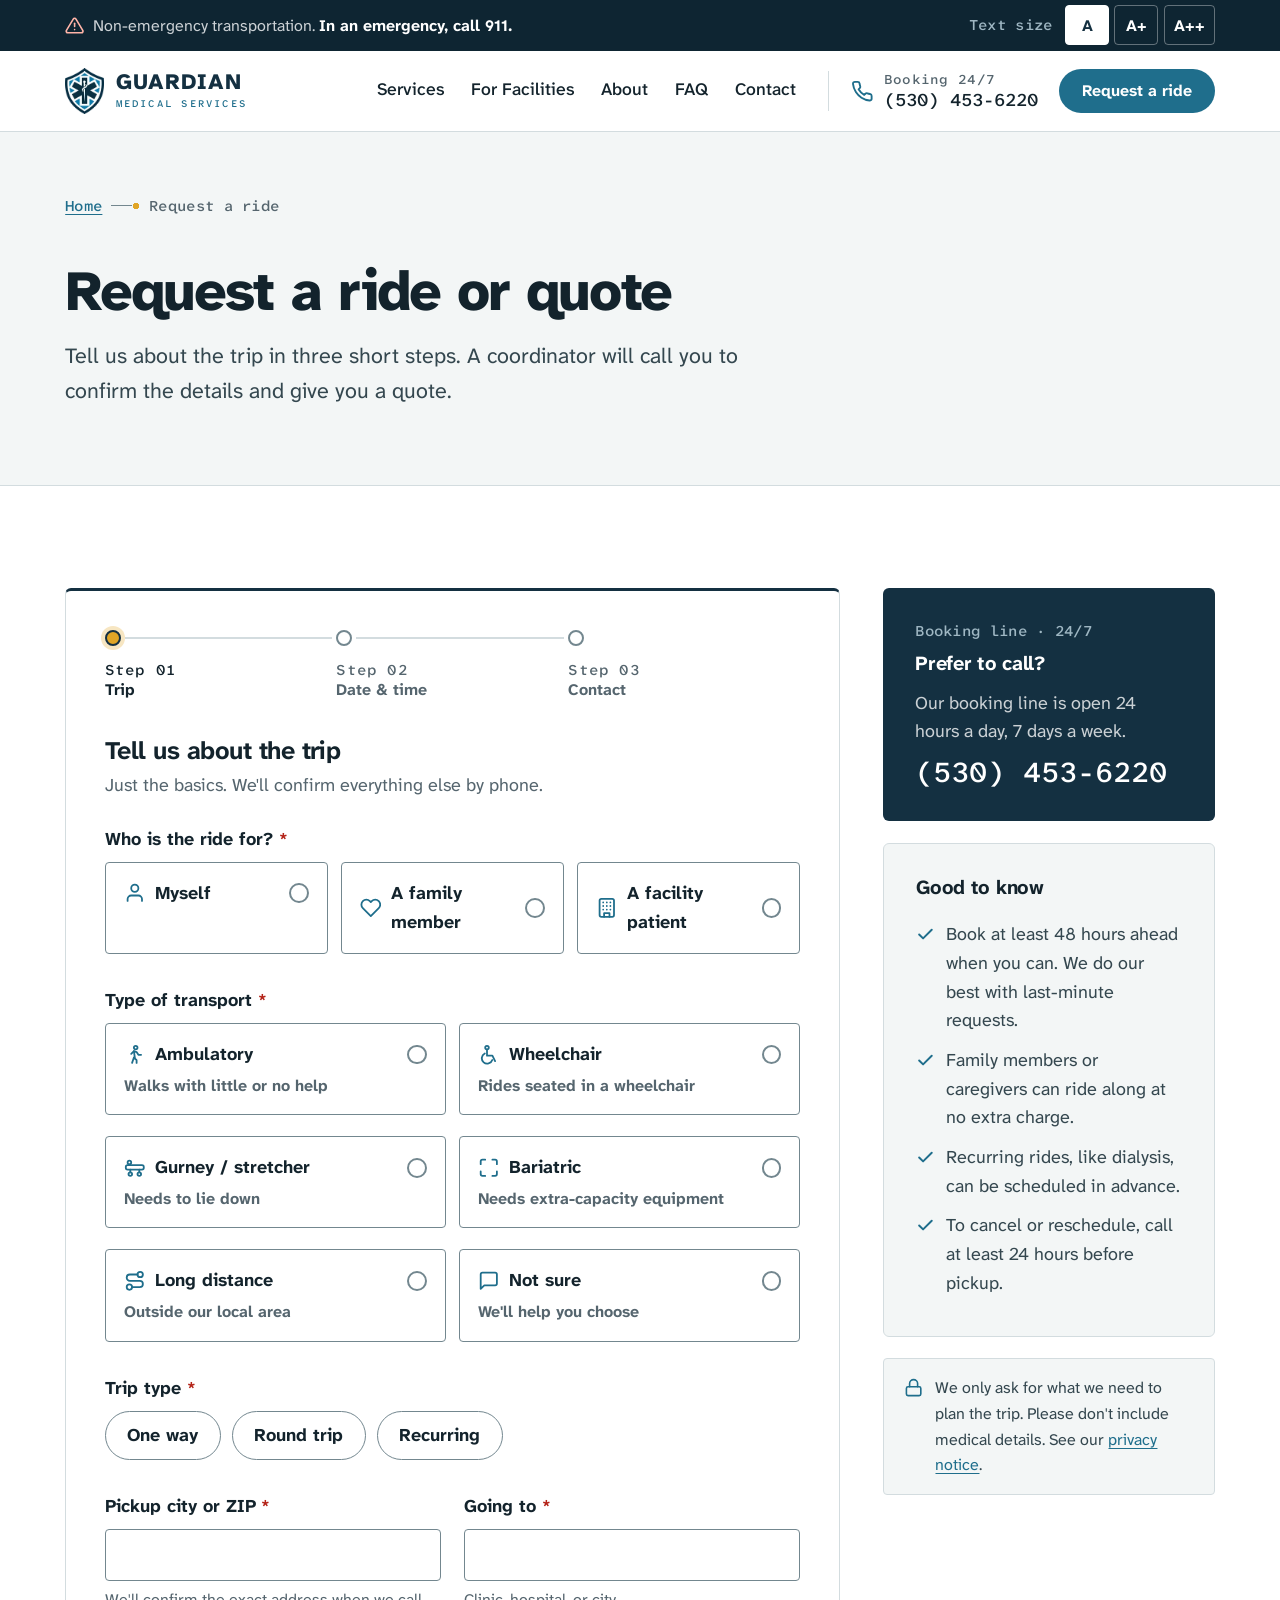
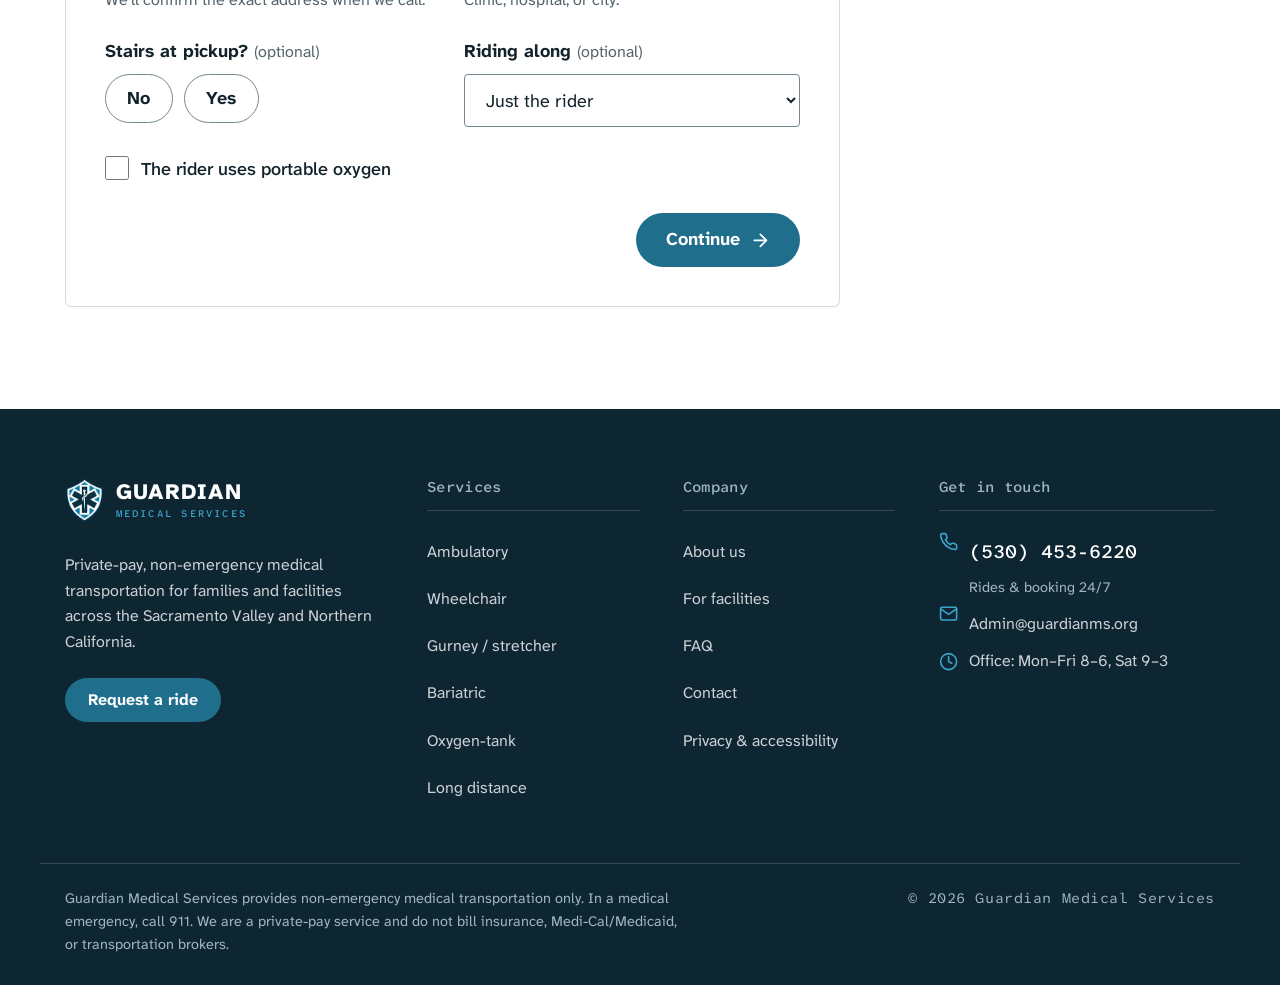
<file: book.html>
<!DOCTYPE html>
<html lang="en">
<head>
    <meta charset="UTF-8">
    <meta name="viewport" content="width=device-width, initial-scale=1.0">
    <title>Request a Ride or Quote | Guardian Medical Services</title>
    <meta name="description" content="Request non-emergency medical transportation in three short steps. A Guardian coordinator calls to confirm your trip and quote. Booking line open 24/7: (530) 453-6220.">
    <link rel="canonical" href="https://guardianms.org/book.html">
    <meta property="og:type" content="website">
    <meta property="og:site_name" content="Guardian Medical Services">
    <meta property="og:title" content="Request a ride | Guardian Medical Services">
    <meta property="og:description" content="Request wheelchair, gurney, or ambulatory transportation in three short steps.">
    <meta property="og:url" content="https://guardianms.org/book.html">
    <meta property="og:image" content="https://guardianms.org/images/og-image.jpg">
    <meta property="og:image:width" content="1200">
    <meta property="og:image:height" content="630">
    <meta property="og:image:alt" content="Guardian Medical Services – rides 24/7, (530) 453-6220">
    <meta name="twitter:card" content="summary_large_image">
    <!-- HEAD:START -->
    <meta name="theme-color" content="#143041">
    <link rel="icon" href="/images/favicon.svg" type="image/svg+xml">
    <link rel="icon" href="/images/favicon-32.png" sizes="32x32" type="image/png">
    <link rel="apple-touch-icon" href="/images/apple-touch-icon.png">
    <link rel="manifest" href="/site.webmanifest">
    <link rel="preconnect" href="https://fonts.googleapis.com">
    <link rel="preconnect" href="https://fonts.gstatic.com" crossorigin>
    <link rel="stylesheet" href="https://fonts.googleapis.com/css2?family=Atkinson+Hyperlegible+Mono:wght@500&amp;family=Atkinson+Hyperlegible+Next:wght@400;500;700;800&amp;display=swap">
    <link rel="stylesheet" href="/css/style.css?v=7">
    <script>(function(d){d.classList.add('js');try{var s=localStorage.getItem('gms-text-size');if(s)d.setAttribute('data-text-size',s);}catch(e){}})(document.documentElement);</script>
    <!-- HEAD:END -->
    <script type="application/ld+json">
    {
        "@context": "https://schema.org",
        "@type": "BreadcrumbList",
        "itemListElement": [
            {"@type": "ListItem", "position": 1, "name": "Home", "item": "https://guardianms.org/"},
            {"@type": "ListItem", "position": 2, "name": "Request a ride", "item": "https://guardianms.org/book.html"}
        ]
    }
    </script>
</head>
<body>
    <!-- HEADER:START -->
    <a class="skip-link" href="#main">Skip to main content</a>

    <div class="utility-bar">
        <div class="container utility-inner">
            <p class="utility-note">
                <svg class="icon" aria-hidden="true"><use href="/images/icons.svg#i-alert"/></svg>
                <span><span class="u-long">Non-emergency transportation. </span><strong>In an emergency, call 911.</strong></span>
            </p>
            <div class="text-size" role="group" aria-label="Text size">
                <span class="text-size-label" aria-hidden="true">Text size</span>
                <button type="button" data-text-size="" aria-pressed="true" aria-label="Normal text size">A</button>
                <button type="button" data-text-size="lg" aria-pressed="false" aria-label="Larger text size">A+</button>
                <button type="button" data-text-size="xl" aria-pressed="false" aria-label="Largest text size">A++</button>
            </div>
        </div>
    </div>

    <header class="site-header">
        <nav class="nav container" aria-label="Main">
            <a href="/" class="brand" aria-label="Guardian Medical Services home">
                <img src="/images/logo-icon.webp" alt="" width="46" height="55" class="brand-icon">
                <span class="wordmark"><span class="wm-main">GUARDIAN</span><span class="wm-sub">MEDICAL SERVICES</span></span>
            </a>

            <button class="nav-toggle" type="button" aria-expanded="false" aria-controls="site-menu">
                <span class="nav-toggle-bars" aria-hidden="true"><span></span><span></span><span></span></span>
                <span class="nav-toggle-text">Menu</span>
            </button>

            <div class="nav-menu" id="site-menu">
                <ul class="nav-links">
                    <li><a href="/services.html" data-nav="services">Services</a></li>
                    <li><a href="/facilities.html" data-nav="facilities">For Facilities</a></li>
                    <li><a href="/about.html" data-nav="about">About</a></li>
                    <li><a href="/faq.html" data-nav="faq">FAQ</a></li>
                    <li><a href="/contact.html" data-nav="contact">Contact</a></li>
                </ul>
                <div class="nav-cta">
                    <a href="tel:+15304536220" class="nav-phone" data-track="call-header">
                        <svg class="icon" aria-hidden="true"><use href="/images/icons.svg#i-phone"/></svg>
                        <span><span class="nav-phone-label">Booking 24/7</span> (530) 453-6220</span>
                    </a>
                    <a href="/book.html" class="btn btn-primary btn-sm" data-nav="book" aria-current="page">Request a ride</a>
                </div>
            </div>
        </nav>
    </header>
    <!-- HEADER:END -->

    <main id="main" tabindex="-1">
        <section class="page-hero">
            <div class="container">
                <nav class="breadcrumb" aria-label="Breadcrumb"><ol><li><a href="/">Home</a></li><li aria-current="page">Request a ride</li></ol></nav>
                <h1>Request a ride or quote</h1>
                <p>Tell us about the trip in three short steps. A coordinator will call you to confirm the details and give you a quote.</p>
            </div>
        </section>

        <section class="section">
            <div class="container book-layout">

                <div class="form-card">
                    <form id="bookingForm" action="https://formspree.io/f/mnjyjjgy" method="POST"
                          data-formspree data-stepper data-success="bookingSuccess" data-track-submit="booking-submit">
                        <input type="hidden" name="_subject" value="New ride request — Guardian Medical Services">
                        <div class="hp" aria-hidden="true">
                            <label>Leave this field empty <input type="text" name="_gotcha" tabindex="-1" autocomplete="off"></label>
                        </div>

                        <div class="progress">
                            <ol class="progress-steps">
                                <li aria-current="step"><span class="ps-num">Step 01</span> Trip</li>
                                <li><span class="ps-num">Step 02</span> Date &amp; time</li>
                                <li><span class="ps-num">Step 03</span> Contact</li>
                            </ol>
                            <p class="progress-text sr-only" aria-live="polite">Step 1 of 3</p>
                        </div>

                        <div class="form-status" role="alert">
                            <svg class="icon" aria-hidden="true"><use href="/images/icons.svg#i-alert"/></svg>
                            <span></span>
                        </div>

                        <!-- Step 1: Trip -->
                        <fieldset class="form-step is-active" data-step="1">
                            <legend class="sr-only">Step 1: Trip details</legend>
                            <h2 class="step-title" tabindex="-1">Tell us about the trip</h2>
                            <p class="step-sub">Just the basics. We'll confirm everything else by phone.</p>

                            <fieldset class="field">
                                <legend>Who is the ride for? <span class="req" aria-hidden="true">*</span></legend>
                                <div class="choice-grid">
                                    <label class="choice">
                                        <input type="radio" name="bookingFor" value="Myself" data-key="self" required>
                                        <span class="choice-body"><span class="choice-title"><svg class="icon" aria-hidden="true"><use href="/images/icons.svg#i-user"/></svg> Myself</span></span>
                                    </label>
                                    <label class="choice">
                                        <input type="radio" name="bookingFor" value="Family member" data-key="family">
                                        <span class="choice-body"><span class="choice-title"><svg class="icon" aria-hidden="true"><use href="/images/icons.svg#i-heart"/></svg> A family member</span></span>
                                    </label>
                                    <label class="choice">
                                        <input type="radio" name="bookingFor" value="Facility patient" data-key="facility">
                                        <span class="choice-body"><span class="choice-title"><svg class="icon" aria-hidden="true"><use href="/images/icons.svg#i-building"/></svg> A facility patient</span></span>
                                    </label>
                                </div>
                            </fieldset>

                            <fieldset class="field">
                                <legend>Type of transport <span class="req" aria-hidden="true">*</span></legend>
                                <div class="choice-grid cols-2">
                                    <label class="choice">
                                        <input type="radio" name="serviceType" value="Ambulatory" data-key="ambulatory" required>
                                        <span class="choice-body"><span class="choice-title"><svg class="icon" aria-hidden="true"><use href="/images/icons.svg#i-walk"/></svg> Ambulatory</span><span class="choice-desc">Walks with little or no help</span></span>
                                    </label>
                                    <label class="choice">
                                        <input type="radio" name="serviceType" value="Wheelchair" data-key="wheelchair">
                                        <span class="choice-body"><span class="choice-title"><svg class="icon" aria-hidden="true"><use href="/images/icons.svg#i-wheelchair"/></svg> Wheelchair</span><span class="choice-desc">Rides seated in a wheelchair</span></span>
                                    </label>
                                    <label class="choice">
                                        <input type="radio" name="serviceType" value="Gurney / stretcher" data-key="gurney">
                                        <span class="choice-body"><span class="choice-title"><svg class="icon" aria-hidden="true"><use href="/images/icons.svg#i-gurney"/></svg> Gurney / stretcher</span><span class="choice-desc">Needs to lie down</span></span>
                                    </label>
                                    <label class="choice">
                                        <input type="radio" name="serviceType" value="Bariatric" data-key="bariatric">
                                        <span class="choice-body"><span class="choice-title"><svg class="icon" aria-hidden="true"><use href="/images/icons.svg#i-expand"/></svg> Bariatric</span><span class="choice-desc">Needs extra-capacity equipment</span></span>
                                    </label>
                                    <label class="choice">
                                        <input type="radio" name="serviceType" value="Long distance" data-key="long-distance">
                                        <span class="choice-body"><span class="choice-title"><svg class="icon" aria-hidden="true"><use href="/images/icons.svg#i-route"/></svg> Long distance</span><span class="choice-desc">Outside our local area</span></span>
                                    </label>
                                    <label class="choice">
                                        <input type="radio" name="serviceType" value="Not sure" data-key="not-sure">
                                        <span class="choice-body"><span class="choice-title"><svg class="icon" aria-hidden="true"><use href="/images/icons.svg#i-message"/></svg> Not sure</span><span class="choice-desc">We'll help you choose</span></span>
                                    </label>
                                </div>
                            </fieldset>

                            <fieldset class="field">
                                <legend>Trip type <span class="req" aria-hidden="true">*</span></legend>
                                <div class="pill-group">
                                    <label class="pill"><input type="radio" name="tripType" value="One way" required><span>One way</span></label>
                                    <label class="pill"><input type="radio" name="tripType" value="Round trip"><span>Round trip</span></label>
                                    <label class="pill"><input type="radio" name="tripType" value="Recurring"><span>Recurring</span></label>
                                </div>
                            </fieldset>

                            <div class="field-row">
                                <div class="field">
                                    <label for="pickupCity">Pickup city or ZIP <span class="req" aria-hidden="true">*</span></label>
                                    <input type="text" id="pickupCity" name="pickupCity" autocomplete="address-level2" required aria-describedby="pickupCityHint">
                                    <p class="hint" id="pickupCityHint">We'll confirm the exact address when we call.</p>
                                </div>
                                <div class="field">
                                    <label for="destination">Going to <span class="req" aria-hidden="true">*</span></label>
                                    <input type="text" id="destination" name="destination" required aria-describedby="destinationHint">
                                    <p class="hint" id="destinationHint">Clinic, hospital, or city.</p>
                                </div>
                            </div>

                            <div class="field-row">
                                <fieldset class="field">
                                    <legend>Stairs at pickup? <span class="optional">(optional)</span></legend>
                                    <div class="pill-group">
                                        <label class="pill"><input type="radio" name="stairs" value="No stairs"><span>No</span></label>
                                        <label class="pill"><input type="radio" name="stairs" value="Has stairs"><span>Yes</span></label>
                                    </div>
                                </fieldset>
                                <div class="field">
                                    <label for="companions">Riding along <span class="optional">(optional)</span></label>
                                    <select id="companions" name="companions">
                                        <option value="">Just the rider</option>
                                        <option value="1 companion">1 companion</option>
                                        <option value="2 companions">2 companions</option>
                                        <option value="3+ companions">3 or more</option>
                                    </select>
                                </div>
                            </div>

                            <div class="field">
                                <label class="check-field">
                                    <input type="checkbox" name="oxygen" value="Uses portable oxygen" data-key="oxygen">
                                    <span>The rider uses portable oxygen</span>
                                </label>
                            </div>

                            <div class="form-nav">
                                <span></span>
                                <button type="button" class="btn btn-primary" data-next>Continue <svg class="icon" aria-hidden="true"><use href="/images/icons.svg#i-arrow"/></svg></button>
                            </div>
                        </fieldset>

                        <!-- Step 2: When -->
                        <fieldset class="form-step" data-step="2">
                            <legend class="sr-only">Step 2: Date and time</legend>
                            <h2 class="step-title" tabindex="-1">When do you need the ride?</h2>
                            <p class="step-sub">Pick a date and time. We'll confirm the exact pickup when we call.</p>

                            <div class="field">
                                <label for="rideDate">Date <span class="req" aria-hidden="true">*</span></label>
                                <input type="date" id="rideDate" name="rideDate" required>
                            </div>

                            <fieldset class="field">
                                <legend>This time is my&hellip; <span class="optional">(optional)</span></legend>
                                <div class="pill-group">
                                    <label class="pill"><input type="radio" name="timeType" value="Pickup time" checked><span>Pickup time</span></label>
                                    <label class="pill"><input type="radio" name="timeType" value="Appointment time"><span>Appointment time</span></label>
                                </div>
                            </fieldset>

                            <div class="field">
                                <label for="rideTime">Time <span class="req" aria-hidden="true">*</span></label>
                                <input type="time" id="rideTime" name="rideTime" required>
                            </div>

                            <div class="field" data-show-when="tripType=Round trip">
                                <label for="returnTime">Return pickup time <span class="optional">(if known)</span></label>
                                <input type="time" id="returnTime" name="returnTime" aria-describedby="returnHint">
                                <p class="hint" id="returnHint">Not sure yet? Leave it blank and we'll plan the return with you.</p>
                            </div>

                            <div class="field" data-show-when="tripType=Recurring">
                                <label for="recurringSchedule">Which days? <span class="optional">(optional)</span></label>
                                <input type="text" id="recurringSchedule" name="recurringSchedule" placeholder="e.g., Mon / Wed / Fri">
                            </div>

                            <div class="form-nav">
                                <button type="button" class="btn btn-secondary" data-back>Back</button>
                                <button type="button" class="btn btn-primary" data-next>Continue <svg class="icon" aria-hidden="true"><use href="/images/icons.svg#i-arrow"/></svg></button>
                            </div>
                        </fieldset>

                        <!-- Step 3: Contact -->
                        <fieldset class="form-step" data-step="3">
                            <legend class="sr-only">Step 3: Contact details</legend>
                            <h2 class="step-title" tabindex="-1">How can we reach you?</h2>
                            <p class="step-sub">A coordinator will call to confirm the details and give you a quote.</p>

                            <div class="trip-summary">
                                <h3>Your trip <button type="button" data-goto="0">Edit</button></h3>
                                <dl></dl>
                            </div>

                            <div class="field-row">
                                <div class="field">
                                    <label for="name">Your name <span class="req" aria-hidden="true">*</span></label>
                                    <input type="text" id="name" name="name" autocomplete="name" required>
                                </div>
                                <div class="field">
                                    <label for="phone">Phone number <span class="req" aria-hidden="true">*</span></label>
                                    <input type="tel" id="phone" name="phone" autocomplete="tel" required>
                                </div>
                            </div>

                            <div class="field-row">
                                <div class="field">
                                    <label for="email">Email <span class="optional">(optional)</span></label>
                                    <input type="email" id="email" name="email" autocomplete="email">
                                </div>
                                <fieldset class="field">
                                    <legend>Best way to reach you</legend>
                                    <div class="pill-group">
                                        <label class="pill"><input type="radio" name="contactMethod" value="Call" checked><span>Call</span></label>
                                        <label class="pill"><input type="radio" name="contactMethod" value="Text"><span>Text</span></label>
                                    </div>
                                </fieldset>
                            </div>

                            <div class="field" data-show-when="bookingFor=Facility patient">
                                <label for="facilityName">Facility name <span class="optional">(optional)</span></label>
                                <input type="text" id="facilityName" name="facilityName" autocomplete="organization">
                            </div>

                            <div class="field">
                                <label for="notes">Anything else we should know? <span class="optional">(optional)</span></label>
                                <textarea id="notes" name="notes" aria-describedby="notesHint" placeholder="Mobility aids, building access, best time to call…"></textarea>
                                <p class="hint" id="notesHint">Please leave out diagnoses or medical details. We'll collect anything we need by phone.</p>
                            </div>

                            <div class="field">
                                <label class="check-field">
                                    <input type="checkbox" name="nonEmergencyAcknowledged" value="Yes" required>
                                    <span>I understand Guardian provides non-emergency transportation. For a medical emergency, I will call 911. <span class="req" aria-hidden="true">*</span></span>
                                </label>
                            </div>

                            <div class="form-nav">
                                <button type="button" class="btn btn-secondary" data-back>Back</button>
                                <span></span>
                            </div>

                            <div class="form-submit">
                                <button type="submit" class="btn btn-primary btn-lg btn-block">
                                    <svg class="icon" aria-hidden="true"><use href="/images/icons.svg#i-send"/></svg> Send my request
                                </button>
                                <p class="hint">Your ride is confirmed once we've spoken with you.</p>
                            </div>
                        </fieldset>
                    </form>

                    <div id="bookingSuccess" class="form-success" tabindex="-1" role="status">
                        <div class="success-icon"><svg class="icon" aria-hidden="true"><use href="/images/icons.svg#i-check"/></svg></div>
                        <h2>Request received. Thank you!</h2>
                        <p>A Guardian coordinator will call you to confirm the trip and give you a quote.</p>
                        <ul class="check-list">
                            <li><svg class="icon" aria-hidden="true"><use href="/images/icons.svg#i-check"/></svg> Keep your phone nearby so we can reach you.</li>
                            <li><svg class="icon" aria-hidden="true"><use href="/images/icons.svg#i-check"/></svg> <span>Need it sooner, or have a change? Call <a href="tel:+15304536220">(530) 453-6220</a>.</span></li>
                            <li><svg class="icon" aria-hidden="true"><use href="/images/icons.svg#i-check"/></svg> Your ride is confirmed once we've spoken with you.</li>
                        </ul>
                        <p><a href="/" class="btn btn-secondary">Back to home</a></p>
                    </div>
                </div>

                <aside class="book-aside" aria-label="Booking help">
                    <div class="panel">
                        <span class="label">Booking line &middot; 24/7</span>
                        <h2>Prefer to call?</h2>
                        <p>Our booking line is open 24 hours a day, 7 days a week.</p>
                        <a href="tel:+15304536220" class="phone-panel" data-track="call-book-aside">(530) <span class="nowrap">453-6220</span></a>
                    </div>
                    <div class="panel panel-soft">
                        <h2>Good to know</h2>
                        <ul class="check-list">
                            <li><svg class="icon" aria-hidden="true"><use href="/images/icons.svg#i-check"/></svg> Book at least 48 hours ahead when you can. We do our best with last-minute requests.</li>
                            <li><svg class="icon" aria-hidden="true"><use href="/images/icons.svg#i-check"/></svg> Family members or caregivers can ride along at no extra charge.</li>
                            <li><svg class="icon" aria-hidden="true"><use href="/images/icons.svg#i-check"/></svg> Recurring rides, like dialysis, can be scheduled in advance.</li>
                            <li><svg class="icon" aria-hidden="true"><use href="/images/icons.svg#i-check"/></svg> To cancel or reschedule, call at least 24 hours before pickup.</li>
                        </ul>
                    </div>
                    <p class="notice">
                        <svg class="icon" aria-hidden="true"><use href="/images/icons.svg#i-lock"/></svg>
                        <span>We only ask for what we need to plan the trip. Please don't include medical details. See our <a href="/privacy.html">privacy notice</a>.</span>
                    </p>
                </aside>
            </div>
        </section>
    </main>

    <!-- FOOTER:START -->
    <footer class="site-footer">
        <div class="container footer-grid">
            <div class="footer-brand">
                <a href="/" class="brand brand-light" aria-label="Guardian Medical Services home">
                    <img src="/images/logo-icon.webp" alt="" width="46" height="55" class="brand-icon" loading="lazy">
                    <span class="wordmark"><span class="wm-main">GUARDIAN</span><span class="wm-sub">MEDICAL SERVICES</span></span>
                </a>
                <p>Private-pay, non-emergency medical transportation for families and facilities across the Sacramento Valley and Northern California.</p>
                <a href="/book.html" class="btn btn-primary btn-sm">Request a ride</a>
            </div>

            <div class="footer-col">
                <h2 class="footer-heading">Services</h2>
                <ul>
                    <li><a href="/services.html#ambulatory">Ambulatory</a></li>
                    <li><a href="/services.html#wheelchair">Wheelchair</a></li>
                    <li><a href="/services.html#gurney">Gurney / stretcher</a></li>
                    <li><a href="/services.html#bariatric">Bariatric</a></li>
                    <li><a href="/services.html#oxygen">Oxygen-tank</a></li>
                    <li><a href="/services.html#long-distance">Long distance</a></li>
                </ul>
            </div>

            <div class="footer-col">
                <h2 class="footer-heading">Company</h2>
                <ul>
                    <li><a href="/about.html">About us</a></li>
                    <li><a href="/facilities.html">For facilities</a></li>
                    <li><a href="/faq.html">FAQ</a></li>
                    <li><a href="/contact.html">Contact</a></li>
                    <li><a href="/privacy.html">Privacy &amp; accessibility</a></li>
                </ul>
            </div>

            <div class="footer-col">
                <h2 class="footer-heading">Get in touch</h2>
                <ul class="footer-contact">
                    <li>
                        <svg class="icon" aria-hidden="true"><use href="/images/icons.svg#i-phone"/></svg>
                        <span><a href="tel:+15304536220" data-track="call-footer">(530) 453-6220</a><br><small>Rides &amp; booking 24/7</small></span>
                    </li>
                    <li>
                        <svg class="icon" aria-hidden="true"><use href="/images/icons.svg#i-mail"/></svg>
                        <a href="mailto:Admin@guardianms.org">Admin@guardianms.org</a>
                    </li>
                    <li>
                        <svg class="icon" aria-hidden="true"><use href="/images/icons.svg#i-clock"/></svg>
                        <span>Office: Mon&ndash;Fri 8&ndash;6, Sat 9&ndash;3</span>
                    </li>
                </ul>
            </div>
        </div>

        <div class="container footer-bottom">
            <p class="disclaimer">Guardian Medical Services provides non-emergency medical transportation only. In a medical emergency, call 911. We are a private-pay service and do not bill insurance, Medi-Cal/Medicaid, or transportation brokers.</p>
            <p class="copyright">&copy; <span id="year">2026</span> Guardian Medical Services</p>
        </div>
    </footer>

    <div class="mobile-actions">
        <a href="tel:+15304536220" class="mobile-action mobile-action-call" data-track="call-sticky">
            <svg class="icon" aria-hidden="true"><use href="/images/icons.svg#i-phone"/></svg>
            <span><strong>Call Now</strong><small>(530) 453-6220</small></span>
        </a>
        <a href="/book.html" class="mobile-action mobile-action-book">
            <svg class="icon" aria-hidden="true"><use href="/images/icons.svg#i-calendar"/></svg>
            <span><strong>Request a ride</strong></span>
        </a>
    </div>

    <script src="/js/main.js?v=7" defer></script>
    <!-- FOOTER:END -->
</body>
</html>
</file>
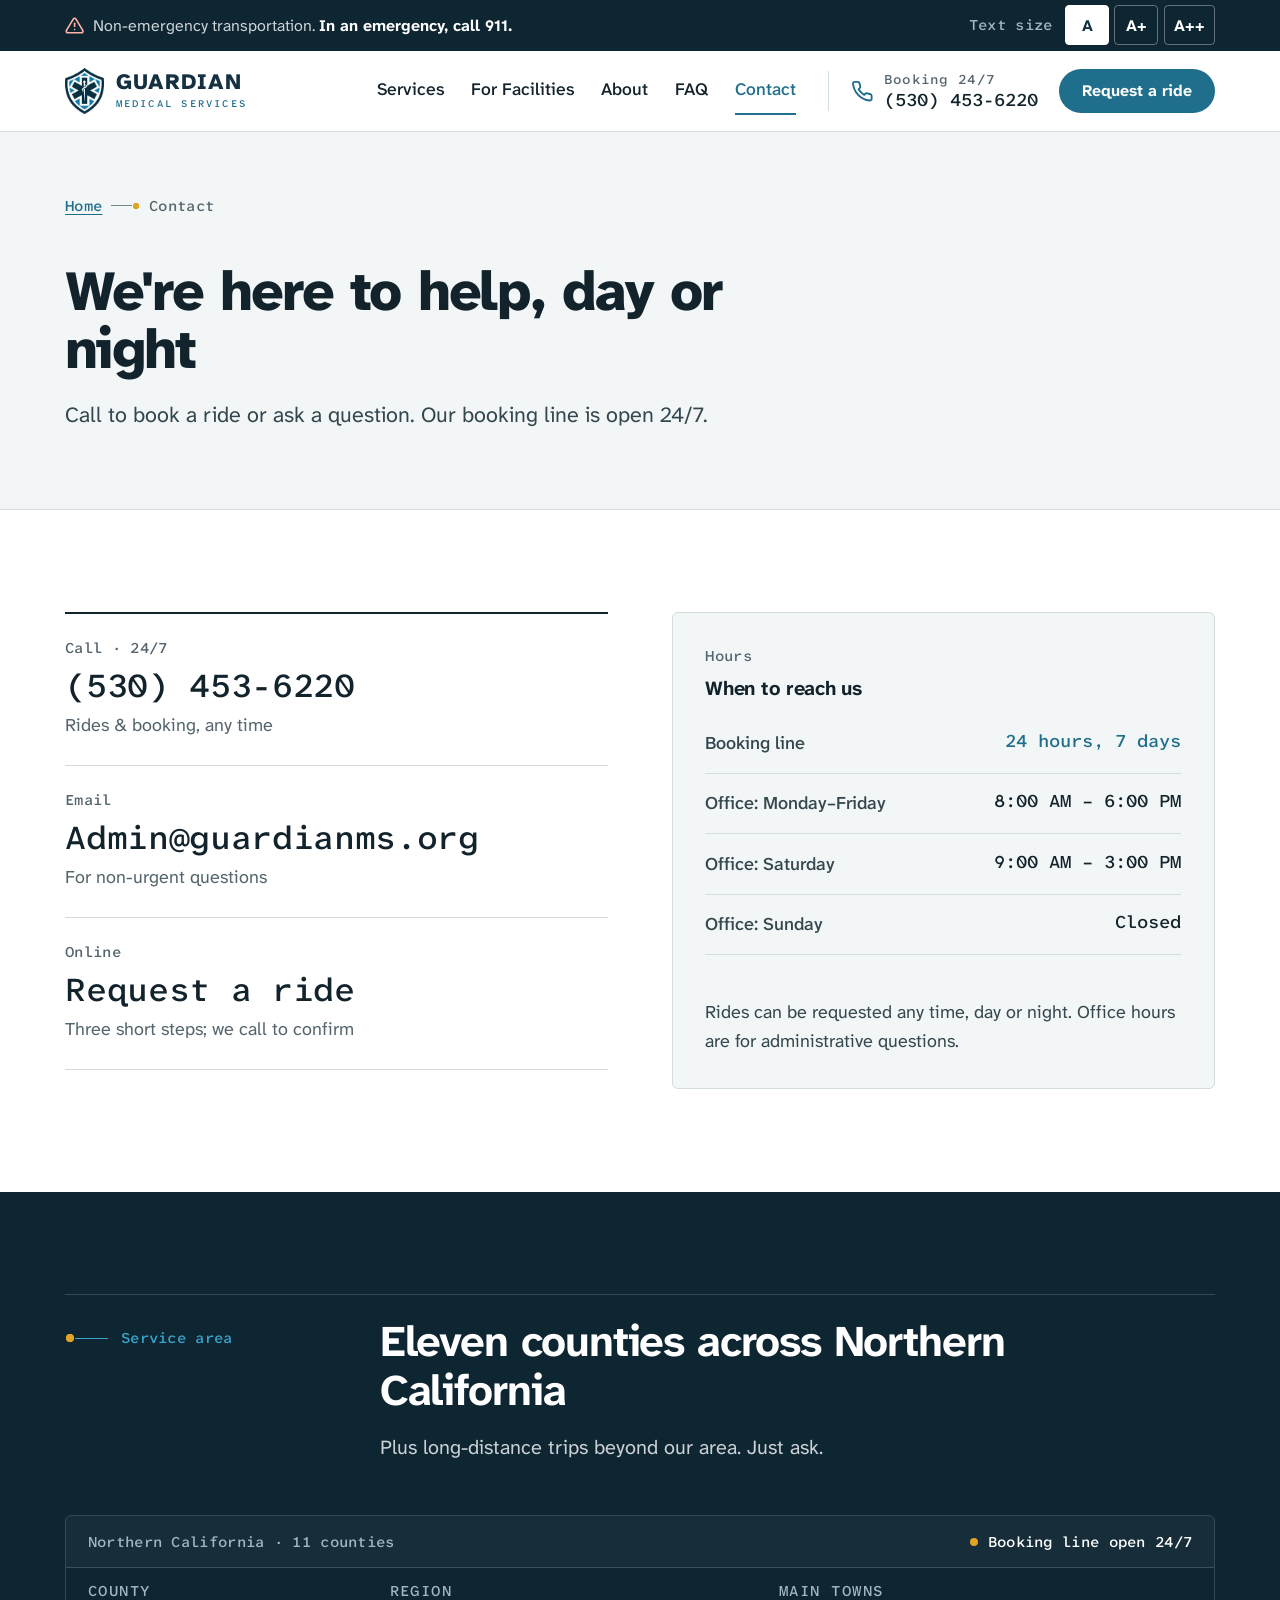
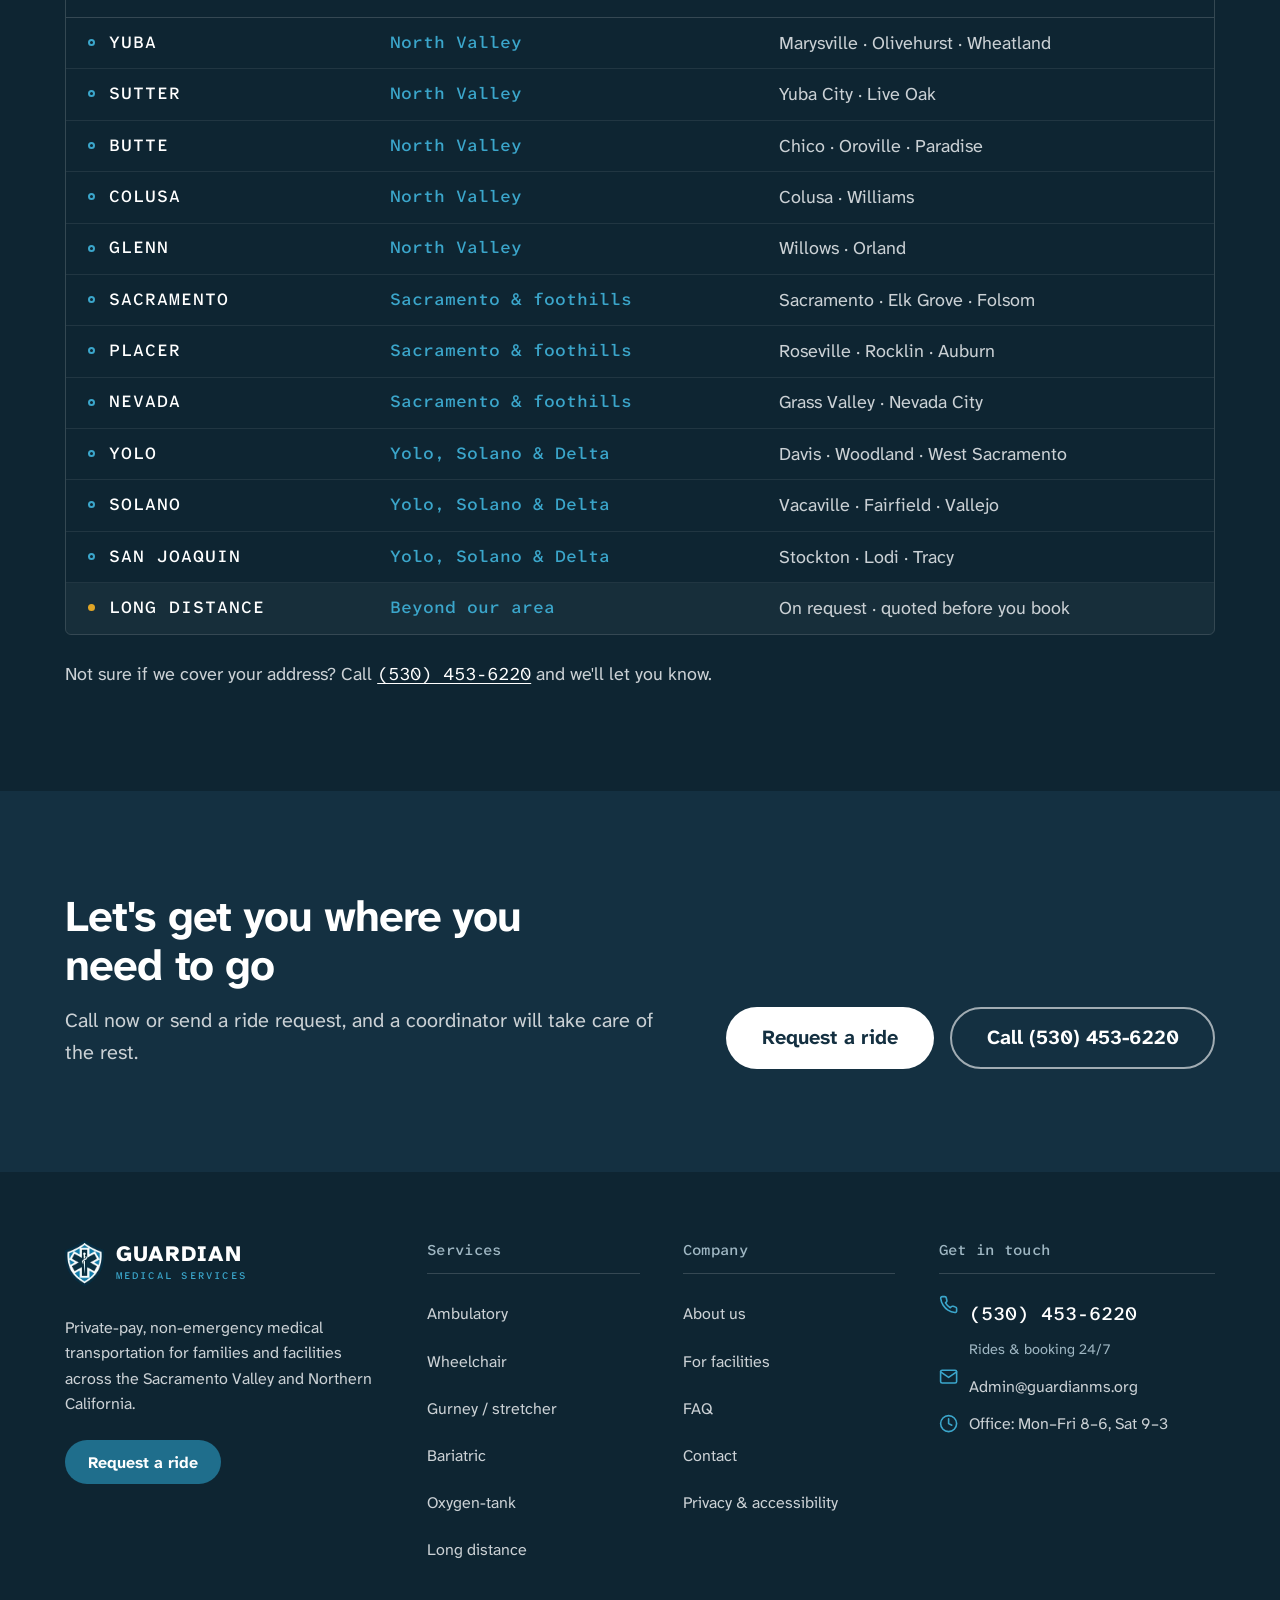
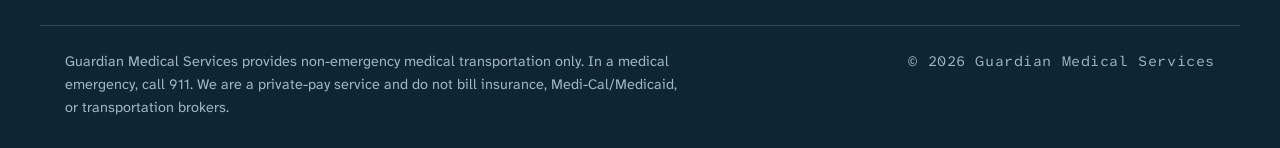
<file: contact.html>
<!DOCTYPE html>
<html lang="en">
<head>
    <meta charset="UTF-8">
    <meta name="viewport" content="width=device-width, initial-scale=1.0">
    <title>Contact Us – Book 24/7 at (530) 453-6220 | Guardian Medical Services</title>
    <meta name="description" content="Contact Guardian Medical Services for non-emergency medical transportation across Northern California. Booking line open 24/7 at (530) 453-6220, or email Admin@guardianms.org.">
    <link rel="canonical" href="https://guardianms.org/contact.html">
    <meta property="og:type" content="website">
    <meta property="og:site_name" content="Guardian Medical Services">
    <meta property="og:title" content="Contact Guardian Medical Services">
    <meta property="og:description" content="Booking line open 24/7 at (530) 453-6220.">
    <meta property="og:url" content="https://guardianms.org/contact.html">
    <meta property="og:image" content="https://guardianms.org/images/og-image.jpg">
    <meta property="og:image:width" content="1200">
    <meta property="og:image:height" content="630">
    <meta property="og:image:alt" content="Guardian Medical Services – rides 24/7, (530) 453-6220">
    <meta name="twitter:card" content="summary_large_image">
    <!-- HEAD:START -->
    <meta name="theme-color" content="#143041">
    <link rel="icon" href="/images/favicon.svg" type="image/svg+xml">
    <link rel="icon" href="/images/favicon-32.png" sizes="32x32" type="image/png">
    <link rel="apple-touch-icon" href="/images/apple-touch-icon.png">
    <link rel="manifest" href="/site.webmanifest">
    <link rel="preconnect" href="https://fonts.googleapis.com">
    <link rel="preconnect" href="https://fonts.gstatic.com" crossorigin>
    <link rel="stylesheet" href="https://fonts.googleapis.com/css2?family=Atkinson+Hyperlegible+Mono:wght@500&amp;family=Atkinson+Hyperlegible+Next:wght@400;500;700;800&amp;display=swap">
    <link rel="stylesheet" href="/css/style.css?v=7">
    <script>(function(d){d.classList.add('js');try{var s=localStorage.getItem('gms-text-size');if(s)d.setAttribute('data-text-size',s);}catch(e){}})(document.documentElement);</script>
    <!-- HEAD:END -->
    <script type="application/ld+json">
    {
        "@context": "https://schema.org",
        "@type": "BreadcrumbList",
        "itemListElement": [
            {"@type": "ListItem", "position": 1, "name": "Home", "item": "https://guardianms.org/"},
            {"@type": "ListItem", "position": 2, "name": "Contact", "item": "https://guardianms.org/contact.html"}
        ]
    }
    </script>
</head>
<body>
    <!-- HEADER:START -->
    <a class="skip-link" href="#main">Skip to main content</a>

    <div class="utility-bar">
        <div class="container utility-inner">
            <p class="utility-note">
                <svg class="icon" aria-hidden="true"><use href="/images/icons.svg#i-alert"/></svg>
                <span><span class="u-long">Non-emergency transportation. </span><strong>In an emergency, call 911.</strong></span>
            </p>
            <div class="text-size" role="group" aria-label="Text size">
                <span class="text-size-label" aria-hidden="true">Text size</span>
                <button type="button" data-text-size="" aria-pressed="true" aria-label="Normal text size">A</button>
                <button type="button" data-text-size="lg" aria-pressed="false" aria-label="Larger text size">A+</button>
                <button type="button" data-text-size="xl" aria-pressed="false" aria-label="Largest text size">A++</button>
            </div>
        </div>
    </div>

    <header class="site-header">
        <nav class="nav container" aria-label="Main">
            <a href="/" class="brand" aria-label="Guardian Medical Services home">
                <img src="/images/logo-icon.webp" alt="" width="46" height="55" class="brand-icon">
                <span class="wordmark"><span class="wm-main">GUARDIAN</span><span class="wm-sub">MEDICAL SERVICES</span></span>
            </a>

            <button class="nav-toggle" type="button" aria-expanded="false" aria-controls="site-menu">
                <span class="nav-toggle-bars" aria-hidden="true"><span></span><span></span><span></span></span>
                <span class="nav-toggle-text">Menu</span>
            </button>

            <div class="nav-menu" id="site-menu">
                <ul class="nav-links">
                    <li><a href="/services.html" data-nav="services">Services</a></li>
                    <li><a href="/facilities.html" data-nav="facilities">For Facilities</a></li>
                    <li><a href="/about.html" data-nav="about">About</a></li>
                    <li><a href="/faq.html" data-nav="faq">FAQ</a></li>
                    <li><a href="/contact.html" data-nav="contact" aria-current="page">Contact</a></li>
                </ul>
                <div class="nav-cta">
                    <a href="tel:+15304536220" class="nav-phone" data-track="call-header">
                        <svg class="icon" aria-hidden="true"><use href="/images/icons.svg#i-phone"/></svg>
                        <span><span class="nav-phone-label">Booking 24/7</span> (530) 453-6220</span>
                    </a>
                    <a href="/book.html" class="btn btn-primary btn-sm" data-nav="book">Request a ride</a>
                </div>
            </div>
        </nav>
    </header>
    <!-- HEADER:END -->

    <main id="main" tabindex="-1">
        <section class="page-hero">
            <div class="container">
                <nav class="breadcrumb" aria-label="Breadcrumb"><ol><li><a href="/">Home</a></li><li aria-current="page">Contact</li></ol></nav>
                <h1>We're here to help, day or night</h1>
                <p>Call to book a ride or ask a question. Our booking line is open 24/7.</p>
            </div>
        </section>

        <section class="section">
            <div class="container split">
                <div>
                    <h2 class="sr-only">Ways to reach us</h2>
                    <dl class="kv">
                        <div class="kv-row">
                            <dt>Call &middot; 24/7</dt>
                            <dd><a href="tel:+15304536220" class="kv-big" data-track="call-contact">(530) 453-6220</a> Rides &amp; booking, any time</dd>
                        </div>
                        <div class="kv-row">
                            <dt>Email</dt>
                            <dd><a href="mailto:Admin@guardianms.org" class="kv-big">Admin@guardianms.org</a> For non-urgent questions</dd>
                        </div>
                        <div class="kv-row">
                            <dt>Online</dt>
                            <dd><a href="/book.html" class="kv-big">Request a ride</a> Three short steps; we call to confirm</dd>
                        </div>
                    </dl>
                </div>
                <div class="panel panel-soft">
                    <span class="label">Hours</span>
                    <h2>When to reach us</h2>
                    <table class="hours-table">
                        <caption class="sr-only">Booking line and office hours</caption>
                        <tbody role="rowgroup">
                            <tr><th scope="row">Booking line</th><td>24 hours, 7 days</td></tr>
                            <tr><th scope="row">Office: Monday&ndash;Friday</th><td>8:00 AM &ndash; 6:00 PM</td></tr>
                            <tr><th scope="row">Office: Saturday</th><td>9:00 AM &ndash; 3:00 PM</td></tr>
                            <tr><th scope="row">Office: Sunday</th><td>Closed</td></tr>
                        </tbody>
                    </table>
                    <p class="mt-lg">Rides can be requested any time, day or night. Office hours are for administrative questions.</p>
                </div>
            </div>
        </section>

        <section class="section board-section" aria-labelledby="area-title">
            <div class="container">
                <div class="section-head">
                    <span class="eyebrow">Service area</span>
                    <h2 id="area-title">Eleven counties across Northern California</h2>
                    <p class="lead">Plus long-distance trips beyond our area. Just ask.</p>
                </div>
                <div class="board-wrap">
                    <p class="board-bar"><span>Northern California &middot; 11 counties</span><span class="live">Booking line open 24/7</span></p>
                    <table class="board" role="table">
                        <caption class="sr-only">Counties we serve, with region and main towns</caption>
                        <thead role="rowgroup">
                            <tr role="row"><th role="columnheader" scope="col">County</th><th role="columnheader" scope="col" class="col-region">Region</th><th role="columnheader" scope="col">Main towns</th></tr>
                        </thead>
                        <tbody role="rowgroup">
                            <tr role="row"><th role="rowheader" scope="row" class="b-county">Yuba</th><td role="cell" class="b-region">North Valley</td><td role="cell" class="b-towns">Marysville &middot; Olivehurst &middot; Wheatland</td></tr>
                            <tr role="row"><th role="rowheader" scope="row" class="b-county">Sutter</th><td role="cell" class="b-region">North Valley</td><td role="cell" class="b-towns">Yuba City &middot; Live Oak</td></tr>
                            <tr role="row"><th role="rowheader" scope="row" class="b-county">Butte</th><td role="cell" class="b-region">North Valley</td><td role="cell" class="b-towns">Chico &middot; Oroville &middot; Paradise</td></tr>
                            <tr role="row"><th role="rowheader" scope="row" class="b-county">Colusa</th><td role="cell" class="b-region">North Valley</td><td role="cell" class="b-towns">Colusa &middot; Williams</td></tr>
                            <tr role="row"><th role="rowheader" scope="row" class="b-county">Glenn</th><td role="cell" class="b-region">North Valley</td><td role="cell" class="b-towns">Willows &middot; Orland</td></tr>
                            <tr role="row"><th role="rowheader" scope="row" class="b-county">Sacramento</th><td role="cell" class="b-region">Sacramento &amp; foothills</td><td role="cell" class="b-towns">Sacramento &middot; Elk Grove &middot; Folsom</td></tr>
                            <tr role="row"><th role="rowheader" scope="row" class="b-county">Placer</th><td role="cell" class="b-region">Sacramento &amp; foothills</td><td role="cell" class="b-towns">Roseville &middot; Rocklin &middot; Auburn</td></tr>
                            <tr role="row"><th role="rowheader" scope="row" class="b-county">Nevada</th><td role="cell" class="b-region">Sacramento &amp; foothills</td><td role="cell" class="b-towns">Grass Valley &middot; Nevada City</td></tr>
                            <tr role="row"><th role="rowheader" scope="row" class="b-county">Yolo</th><td role="cell" class="b-region">Yolo, Solano &amp; Delta</td><td role="cell" class="b-towns">Davis &middot; Woodland &middot; West Sacramento</td></tr>
                            <tr role="row"><th role="rowheader" scope="row" class="b-county">Solano</th><td role="cell" class="b-region">Yolo, Solano &amp; Delta</td><td role="cell" class="b-towns">Vacaville &middot; Fairfield &middot; Vallejo</td></tr>
                            <tr role="row"><th role="rowheader" scope="row" class="b-county">San Joaquin</th><td role="cell" class="b-region">Yolo, Solano &amp; Delta</td><td role="cell" class="b-towns">Stockton &middot; Lodi &middot; Tracy</td></tr>
                            <tr class="b-long" role="row"><th role="rowheader" scope="row" class="b-county">Long distance</th><td role="cell" class="b-region">Beyond our area</td><td role="cell" class="b-towns">On request &middot; quoted before you book</td></tr>
                        </tbody>
                    </table>
                </div>
                <p class="board-note">Not sure if we cover your address? Call <a href="tel:+15304536220" data-track="call-area">(530) 453-6220</a> and we'll let you know.</p>
            </div>
        </section>

        <section class="section cta" aria-labelledby="cta-title">
            <div class="container">
                <h2 id="cta-title">Let's get you where you need to go</h2>
                <p>Call now or send a ride request, and a coordinator will take care of the rest.</p>
                <div class="cta-actions">
                    <a href="/book.html" class="btn btn-light btn-lg">Request a ride</a>
                    <a href="tel:+15304536220" class="btn btn-ghost btn-lg" data-track="call-cta">Call (530) 453-6220</a>
                </div>
            </div>
        </section>
    </main>

    <!-- FOOTER:START -->
    <footer class="site-footer">
        <div class="container footer-grid">
            <div class="footer-brand">
                <a href="/" class="brand brand-light" aria-label="Guardian Medical Services home">
                    <img src="/images/logo-icon.webp" alt="" width="46" height="55" class="brand-icon" loading="lazy">
                    <span class="wordmark"><span class="wm-main">GUARDIAN</span><span class="wm-sub">MEDICAL SERVICES</span></span>
                </a>
                <p>Private-pay, non-emergency medical transportation for families and facilities across the Sacramento Valley and Northern California.</p>
                <a href="/book.html" class="btn btn-primary btn-sm">Request a ride</a>
            </div>

            <div class="footer-col">
                <h2 class="footer-heading">Services</h2>
                <ul>
                    <li><a href="/services.html#ambulatory">Ambulatory</a></li>
                    <li><a href="/services.html#wheelchair">Wheelchair</a></li>
                    <li><a href="/services.html#gurney">Gurney / stretcher</a></li>
                    <li><a href="/services.html#bariatric">Bariatric</a></li>
                    <li><a href="/services.html#oxygen">Oxygen-tank</a></li>
                    <li><a href="/services.html#long-distance">Long distance</a></li>
                </ul>
            </div>

            <div class="footer-col">
                <h2 class="footer-heading">Company</h2>
                <ul>
                    <li><a href="/about.html">About us</a></li>
                    <li><a href="/facilities.html">For facilities</a></li>
                    <li><a href="/faq.html">FAQ</a></li>
                    <li><a href="/contact.html">Contact</a></li>
                    <li><a href="/privacy.html">Privacy &amp; accessibility</a></li>
                </ul>
            </div>

            <div class="footer-col">
                <h2 class="footer-heading">Get in touch</h2>
                <ul class="footer-contact">
                    <li>
                        <svg class="icon" aria-hidden="true"><use href="/images/icons.svg#i-phone"/></svg>
                        <span><a href="tel:+15304536220" data-track="call-footer">(530) 453-6220</a><br><small>Rides &amp; booking 24/7</small></span>
                    </li>
                    <li>
                        <svg class="icon" aria-hidden="true"><use href="/images/icons.svg#i-mail"/></svg>
                        <a href="mailto:Admin@guardianms.org">Admin@guardianms.org</a>
                    </li>
                    <li>
                        <svg class="icon" aria-hidden="true"><use href="/images/icons.svg#i-clock"/></svg>
                        <span>Office: Mon&ndash;Fri 8&ndash;6, Sat 9&ndash;3</span>
                    </li>
                </ul>
            </div>
        </div>

        <div class="container footer-bottom">
            <p class="disclaimer">Guardian Medical Services provides non-emergency medical transportation only. In a medical emergency, call 911. We are a private-pay service and do not bill insurance, Medi-Cal/Medicaid, or transportation brokers.</p>
            <p class="copyright">&copy; <span id="year">2026</span> Guardian Medical Services</p>
        </div>
    </footer>

    <div class="mobile-actions">
        <a href="tel:+15304536220" class="mobile-action mobile-action-call" data-track="call-sticky">
            <svg class="icon" aria-hidden="true"><use href="/images/icons.svg#i-phone"/></svg>
            <span><strong>Call Now</strong><small>(530) 453-6220</small></span>
        </a>
        <a href="/book.html" class="mobile-action mobile-action-book">
            <svg class="icon" aria-hidden="true"><use href="/images/icons.svg#i-calendar"/></svg>
            <span><strong>Request a ride</strong></span>
        </a>
    </div>

    <script src="/js/main.js?v=7" defer></script>
    <!-- FOOTER:END -->
</body>
</html>
</file>
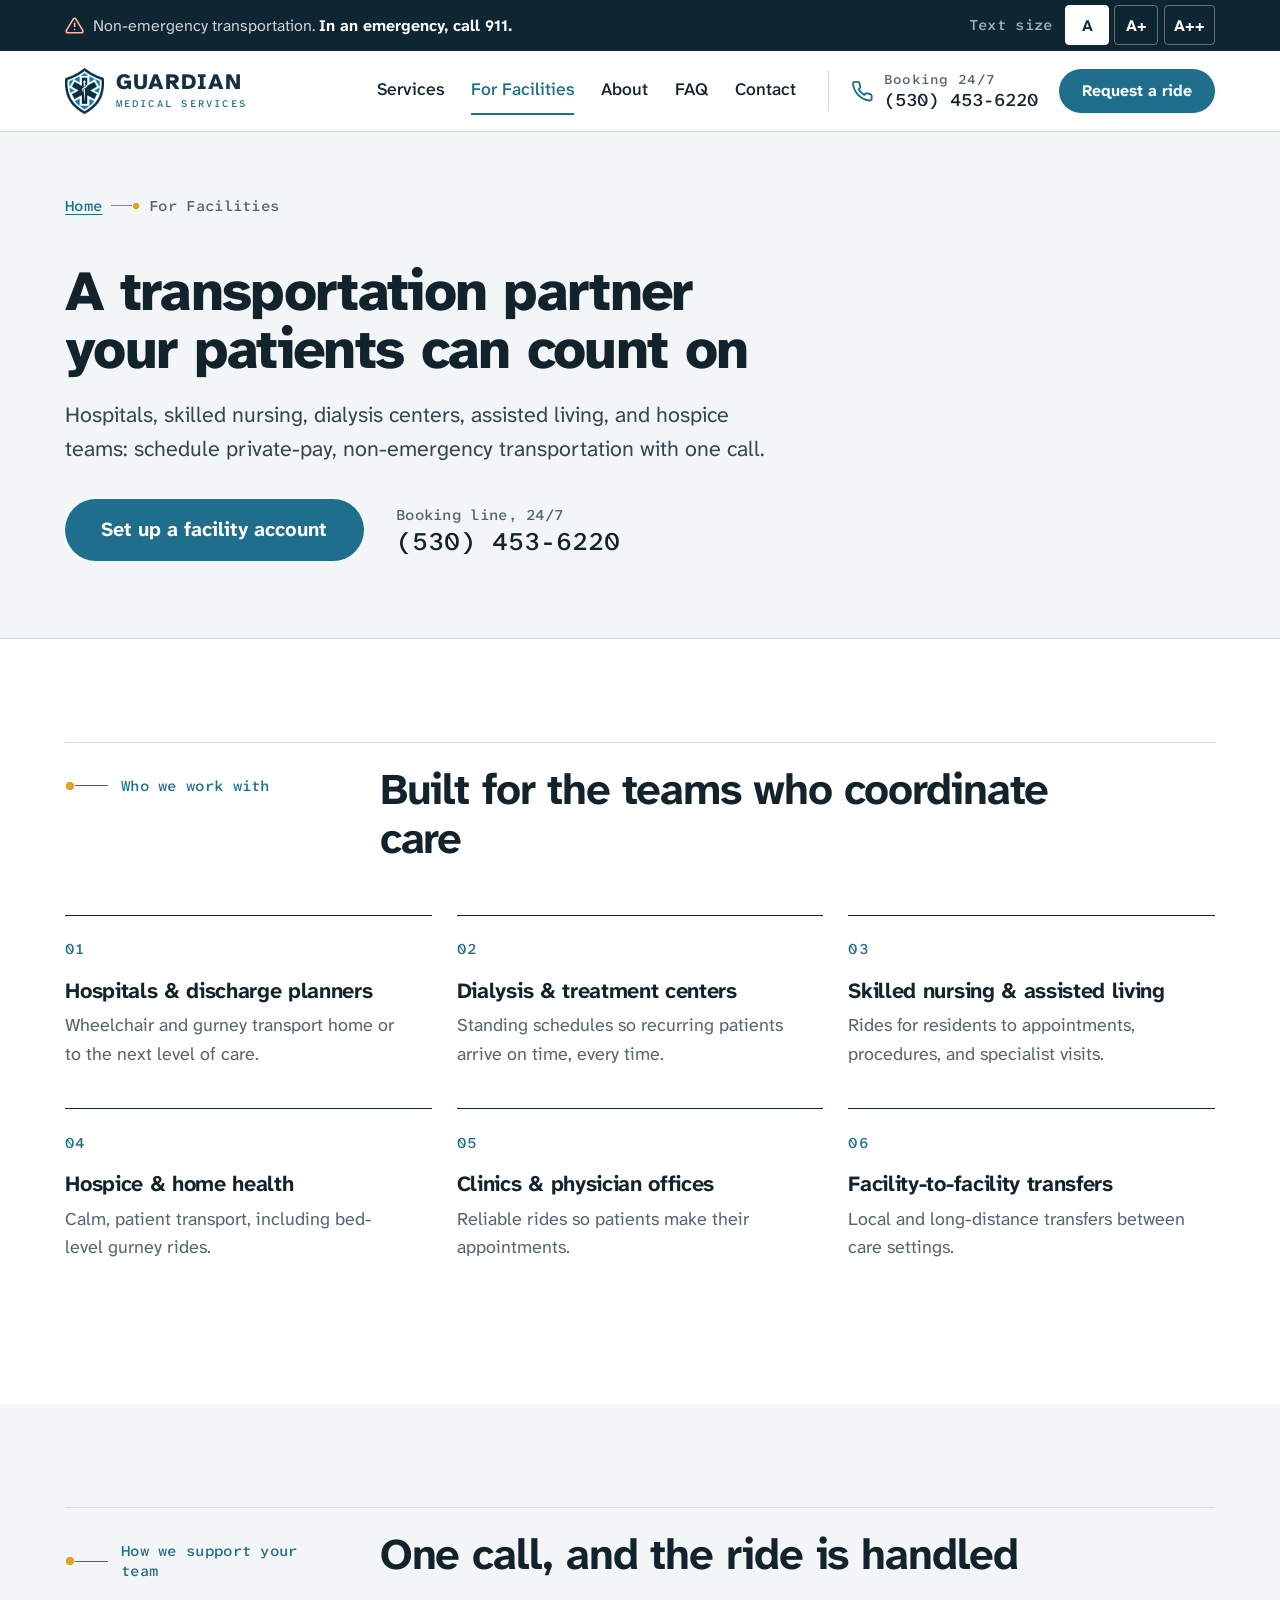
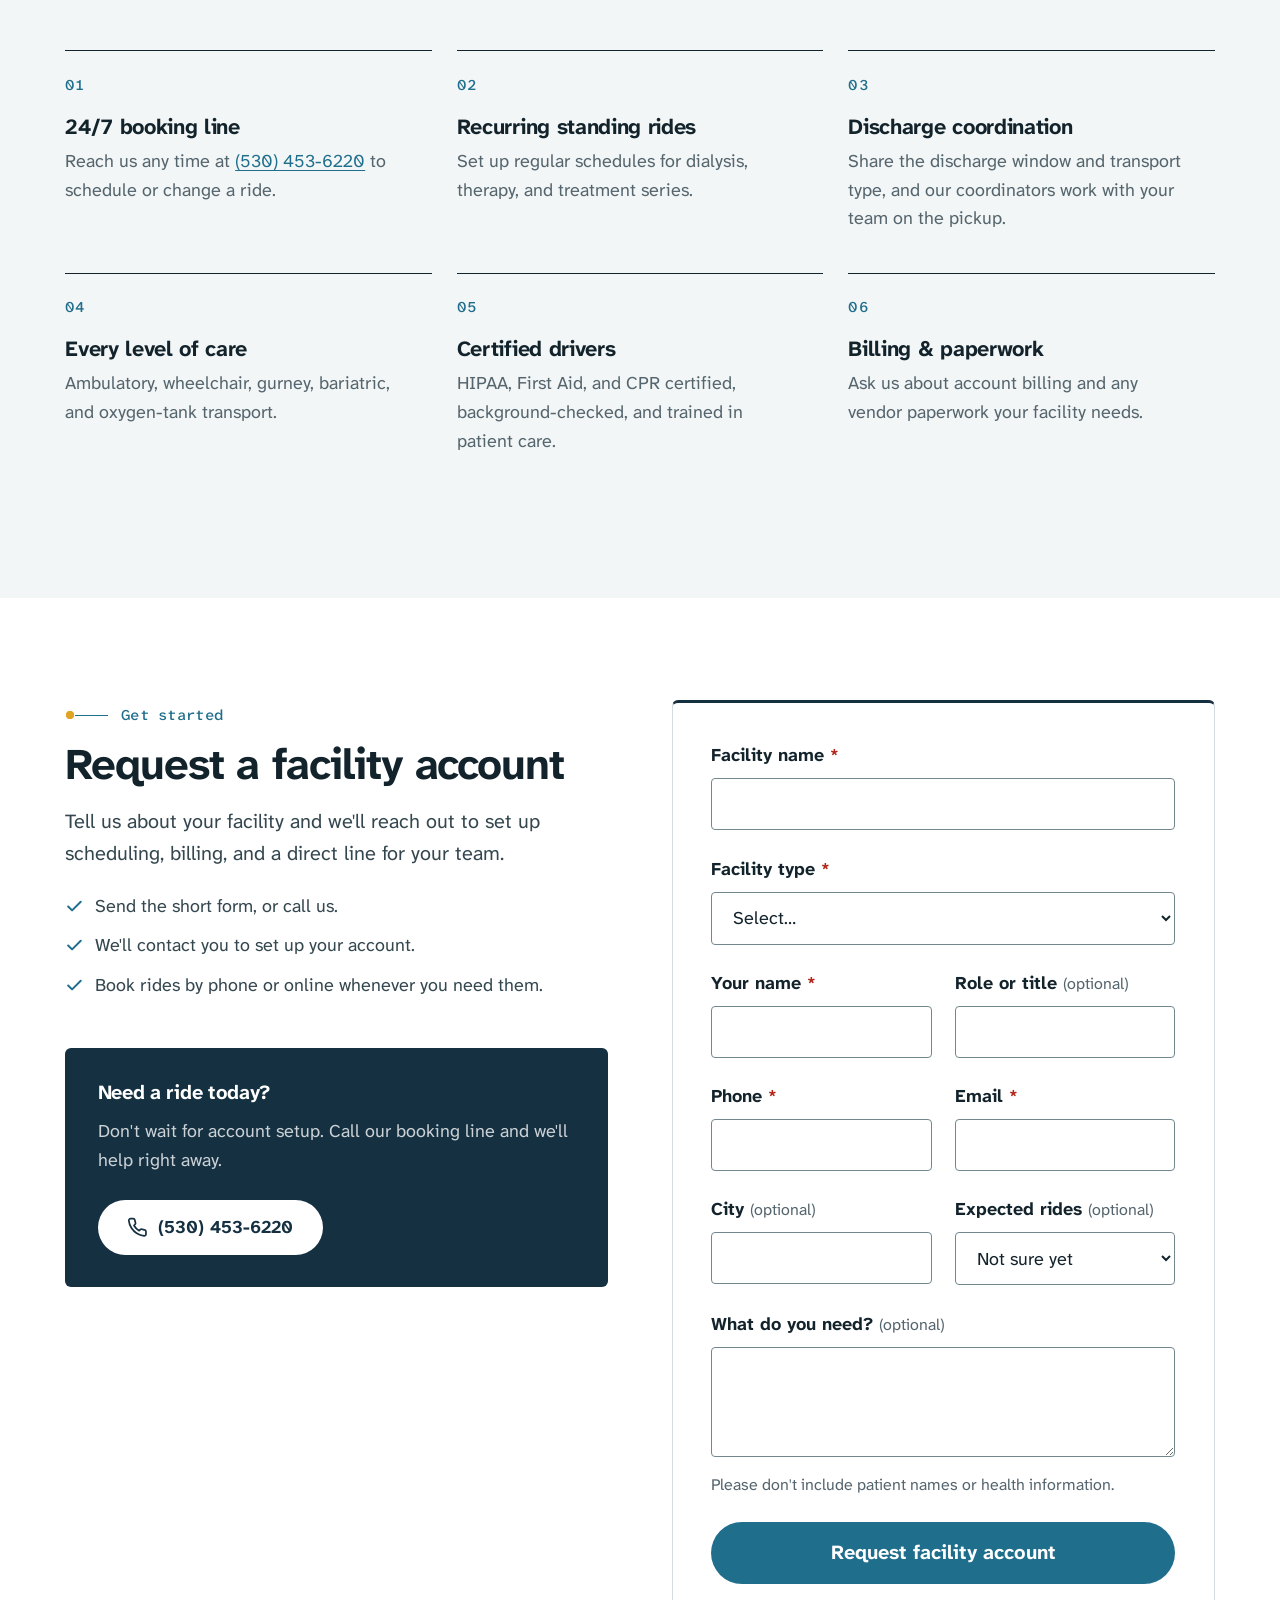
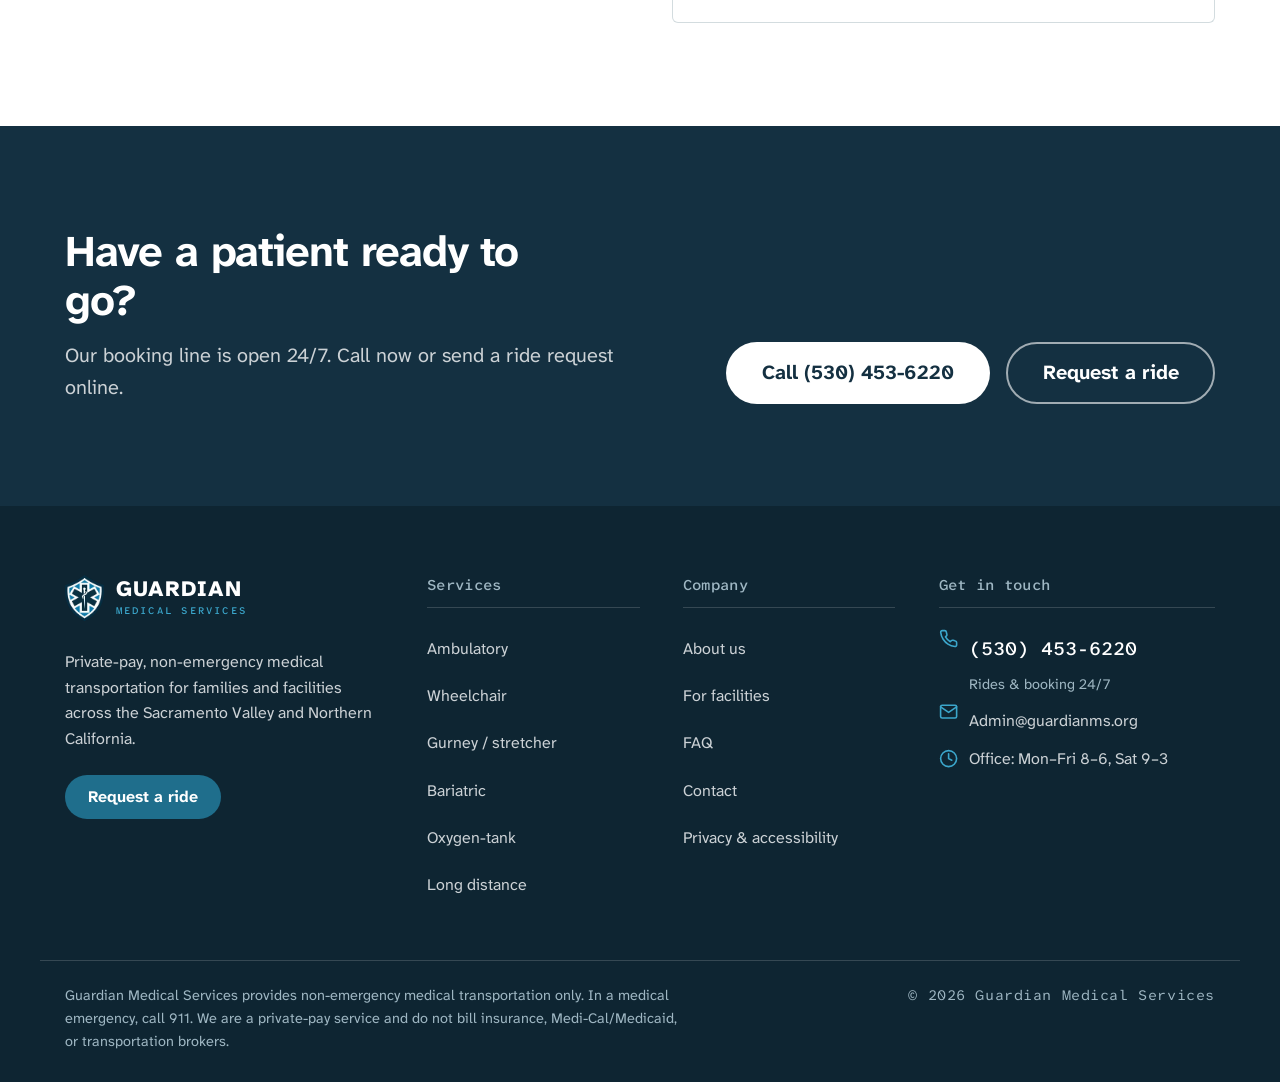
<file: facilities.html>
<!DOCTYPE html>
<html lang="en">
<head>
    <meta charset="UTF-8">
    <meta name="viewport" content="width=device-width, initial-scale=1.0">
    <title>For Facilities – Discharge &amp; Recurring Medical Transportation | Guardian Medical Services</title>
    <meta name="description" content="Non-emergency medical transportation for hospitals, discharge planners, skilled nursing, dialysis centers, assisted living and hospice across Northern California. Recurring rides and 24/7 booking.">
    <link rel="canonical" href="https://guardianms.org/facilities.html">
    <meta property="og:type" content="website">
    <meta property="og:site_name" content="Guardian Medical Services">
    <meta property="og:title" content="Medical Transportation for Facilities | Guardian Medical Services">
    <meta property="og:description" content="Discharge, recurring, and facility-to-facility transportation with certified drivers. Booking line open 24/7.">
    <meta property="og:url" content="https://guardianms.org/facilities.html">
    <meta property="og:image" content="https://guardianms.org/images/og-image.jpg">
    <meta property="og:image:width" content="1200">
    <meta property="og:image:height" content="630">
    <meta property="og:image:alt" content="Guardian Medical Services – rides 24/7, (530) 453-6220">
    <meta name="twitter:card" content="summary_large_image">
    <!-- HEAD:START -->
    <meta name="theme-color" content="#143041">
    <link rel="icon" href="/images/favicon.svg" type="image/svg+xml">
    <link rel="icon" href="/images/favicon-32.png" sizes="32x32" type="image/png">
    <link rel="apple-touch-icon" href="/images/apple-touch-icon.png">
    <link rel="manifest" href="/site.webmanifest">
    <link rel="preconnect" href="https://fonts.googleapis.com">
    <link rel="preconnect" href="https://fonts.gstatic.com" crossorigin>
    <link rel="stylesheet" href="https://fonts.googleapis.com/css2?family=Atkinson+Hyperlegible+Mono:wght@500&amp;family=Atkinson+Hyperlegible+Next:wght@400;500;700;800&amp;display=swap">
    <link rel="stylesheet" href="/css/style.css?v=7">
    <script>(function(d){d.classList.add('js');try{var s=localStorage.getItem('gms-text-size');if(s)d.setAttribute('data-text-size',s);}catch(e){}})(document.documentElement);</script>
    <!-- HEAD:END -->
    <script type="application/ld+json">
    {
        "@context": "https://schema.org",
        "@type": "BreadcrumbList",
        "itemListElement": [
            {"@type": "ListItem", "position": 1, "name": "Home", "item": "https://guardianms.org/"},
            {"@type": "ListItem", "position": 2, "name": "For Facilities", "item": "https://guardianms.org/facilities.html"}
        ]
    }
    </script>
</head>
<body>
    <!-- HEADER:START -->
    <a class="skip-link" href="#main">Skip to main content</a>

    <div class="utility-bar">
        <div class="container utility-inner">
            <p class="utility-note">
                <svg class="icon" aria-hidden="true"><use href="/images/icons.svg#i-alert"/></svg>
                <span><span class="u-long">Non-emergency transportation. </span><strong>In an emergency, call 911.</strong></span>
            </p>
            <div class="text-size" role="group" aria-label="Text size">
                <span class="text-size-label" aria-hidden="true">Text size</span>
                <button type="button" data-text-size="" aria-pressed="true" aria-label="Normal text size">A</button>
                <button type="button" data-text-size="lg" aria-pressed="false" aria-label="Larger text size">A+</button>
                <button type="button" data-text-size="xl" aria-pressed="false" aria-label="Largest text size">A++</button>
            </div>
        </div>
    </div>

    <header class="site-header">
        <nav class="nav container" aria-label="Main">
            <a href="/" class="brand" aria-label="Guardian Medical Services home">
                <img src="/images/logo-icon.webp" alt="" width="46" height="55" class="brand-icon">
                <span class="wordmark"><span class="wm-main">GUARDIAN</span><span class="wm-sub">MEDICAL SERVICES</span></span>
            </a>

            <button class="nav-toggle" type="button" aria-expanded="false" aria-controls="site-menu">
                <span class="nav-toggle-bars" aria-hidden="true"><span></span><span></span><span></span></span>
                <span class="nav-toggle-text">Menu</span>
            </button>

            <div class="nav-menu" id="site-menu">
                <ul class="nav-links">
                    <li><a href="/services.html" data-nav="services">Services</a></li>
                    <li><a href="/facilities.html" data-nav="facilities" aria-current="page">For Facilities</a></li>
                    <li><a href="/about.html" data-nav="about">About</a></li>
                    <li><a href="/faq.html" data-nav="faq">FAQ</a></li>
                    <li><a href="/contact.html" data-nav="contact">Contact</a></li>
                </ul>
                <div class="nav-cta">
                    <a href="tel:+15304536220" class="nav-phone" data-track="call-header">
                        <svg class="icon" aria-hidden="true"><use href="/images/icons.svg#i-phone"/></svg>
                        <span><span class="nav-phone-label">Booking 24/7</span> (530) 453-6220</span>
                    </a>
                    <a href="/book.html" class="btn btn-primary btn-sm" data-nav="book">Request a ride</a>
                </div>
            </div>
        </nav>
    </header>
    <!-- HEADER:END -->

    <main id="main" tabindex="-1">
        <section class="page-hero">
            <div class="container">
                <nav class="breadcrumb" aria-label="Breadcrumb"><ol><li><a href="/">Home</a></li><li aria-current="page">For Facilities</li></ol></nav>
                <h1>A transportation partner your patients can count on</h1>
                <p>Hospitals, skilled nursing, dialysis centers, assisted living, and hospice teams: schedule private-pay, non-emergency transportation with one call.</p>
                <div class="hero-actions">
                    <a href="#facility-account" class="btn btn-primary btn-lg">Set up a facility account</a>
                    <a href="tel:+15304536220" class="phone-link" data-track="call-facilities-hero">
                        <span class="label">Booking line, 24/7</span>
                        <span class="num">(530) 453-6220</span>
                    </a>
                </div>
            </div>
        </section>

        <section class="section" aria-labelledby="partners-title">
            <div class="container">
                <div class="section-head">
                    <span class="eyebrow">Who we work with</span>
                    <h2 id="partners-title">Built for the teams who coordinate care</h2>
                </div>
                <div class="grid grid-3">
                    <div class="card">
                        <h3>Hospitals &amp; discharge planners</h3>
                        <p>Wheelchair and gurney transport home or to the next level of care.</p>
                    </div>
                    <div class="card">
                        <h3>Dialysis &amp; treatment centers</h3>
                        <p>Standing schedules so recurring patients arrive on time, every time.</p>
                    </div>
                    <div class="card">
                        <h3>Skilled nursing &amp; assisted living</h3>
                        <p>Rides for residents to appointments, procedures, and specialist visits.</p>
                    </div>
                    <div class="card">
                        <h3>Hospice &amp; home health</h3>
                        <p>Calm, patient transport, including bed-level gurney rides.</p>
                    </div>
                    <div class="card">
                        <h3>Clinics &amp; physician offices</h3>
                        <p>Reliable rides so patients make their appointments.</p>
                    </div>
                    <div class="card">
                        <h3>Facility-to-facility transfers</h3>
                        <p>Local and long-distance transfers between care settings.</p>
                    </div>
                </div>
            </div>
        </section>

        <section class="section section-alt" aria-labelledby="support-title">
            <div class="container">
                <div class="section-head">
                    <span class="eyebrow">How we support your team</span>
                    <h2 id="support-title">One call, and the ride is handled</h2>
                </div>
                <div class="grid grid-3">
                    <div class="card">
                        <h3>24/7 booking line</h3>
                        <p>Reach us any time at <a href="tel:+15304536220">(530) 453-6220</a> to schedule or change a ride.</p>
                    </div>
                    <div class="card">
                        <h3>Recurring standing rides</h3>
                        <p>Set up regular schedules for dialysis, therapy, and treatment series.</p>
                    </div>
                    <div class="card">
                        <h3>Discharge coordination</h3>
                        <p>Share the discharge window and transport type, and our coordinators work with your team on the pickup.</p>
                    </div>
                    <div class="card">
                        <h3>Every level of care</h3>
                        <p>Ambulatory, wheelchair, gurney, bariatric, and oxygen-tank transport.</p>
                    </div>
                    <div class="card">
                        <h3>Certified drivers</h3>
                        <p>HIPAA, First Aid, and CPR certified, background-checked, and trained in patient care.</p>
                    </div>
                    <div class="card">
                        <h3>Billing &amp; paperwork</h3>
                        <p>Ask us about account billing and any vendor paperwork your facility needs.</p>
                    </div>
                </div>
            </div>
        </section>

        <section class="section" id="facility-account" aria-labelledby="account-title">
            <div class="container split">
                <div>
                    <span class="eyebrow">Get started</span>
                    <h2 id="account-title" class="h2">Request a facility account</h2>
                    <p class="lead">Tell us about your facility and we'll reach out to set up scheduling, billing, and a direct line for your team.</p>
                    <ol class="check-list">
                        <li><svg class="icon" aria-hidden="true"><use href="/images/icons.svg#i-check"/></svg> Send the short form, or call us.</li>
                        <li><svg class="icon" aria-hidden="true"><use href="/images/icons.svg#i-check"/></svg> We'll contact you to set up your account.</li>
                        <li><svg class="icon" aria-hidden="true"><use href="/images/icons.svg#i-check"/></svg> Book rides by phone or online whenever you need them.</li>
                    </ol>
                    <div class="panel mt-lg">
                        <h3>Need a ride today?</h3>
                        <p>Don't wait for account setup. Call our booking line and we'll help right away.</p>
                        <div class="hero-actions">
                            <a href="tel:+15304536220" class="btn btn-light" data-track="call-facilities-panel">
                                <svg class="icon" aria-hidden="true"><use href="/images/icons.svg#i-phone"/></svg> (530) 453-6220
                            </a>
                        </div>
                    </div>
                </div>

                <div class="form-card">
                    <form id="facilityForm" action="https://formspree.io/f/mnjyjjgy" method="POST"
                          data-formspree data-success="facilitySuccess" data-track-submit="facility-submit">
                        <input type="hidden" name="_subject" value="Facility account request — Guardian Medical Services">
                        <div class="hp" aria-hidden="true">
                            <label>Leave this field empty <input type="text" name="_gotcha" tabindex="-1" autocomplete="off"></label>
                        </div>

                        <div class="form-status" role="alert">
                            <svg class="icon" aria-hidden="true"><use href="/images/icons.svg#i-alert"/></svg>
                            <span></span>
                        </div>

                        <div class="field">
                            <label for="facilityName">Facility name <span class="req" aria-hidden="true">*</span></label>
                            <input type="text" id="facilityName" name="facilityName" autocomplete="organization" required>
                        </div>
                        <div class="field">
                            <label for="facilityType">Facility type <span class="req" aria-hidden="true">*</span></label>
                            <select id="facilityType" name="facilityType" required>
                                <option value="">Select…</option>
                                <option>Hospital</option>
                                <option>Skilled nursing / rehab</option>
                                <option>Dialysis or treatment center</option>
                                <option>Assisted living / memory care</option>
                                <option>Hospice / home health</option>
                                <option>Clinic / physician office</option>
                                <option>Other</option>
                            </select>
                        </div>
                        <div class="field-row">
                            <div class="field">
                                <label for="contactName">Your name <span class="req" aria-hidden="true">*</span></label>
                                <input type="text" id="contactName" name="name" autocomplete="name" required>
                            </div>
                            <div class="field">
                                <label for="role">Role or title <span class="optional">(optional)</span></label>
                                <input type="text" id="role" name="role" autocomplete="organization-title">
                            </div>
                        </div>
                        <div class="field-row">
                            <div class="field">
                                <label for="facilityPhone">Phone <span class="req" aria-hidden="true">*</span></label>
                                <input type="tel" id="facilityPhone" name="phone" autocomplete="tel" required>
                            </div>
                            <div class="field">
                                <label for="facilityEmail">Email <span class="req" aria-hidden="true">*</span></label>
                                <input type="email" id="facilityEmail" name="email" autocomplete="email" required>
                            </div>
                        </div>
                        <div class="field-row">
                            <div class="field">
                                <label for="facilityCity">City <span class="optional">(optional)</span></label>
                                <input type="text" id="facilityCity" name="city" autocomplete="address-level2">
                            </div>
                            <div class="field">
                                <label for="volume">Expected rides <span class="optional">(optional)</span></label>
                                <select id="volume" name="expectedRides">
                                    <option value="">Not sure yet</option>
                                    <option>A few per month</option>
                                    <option>Weekly</option>
                                    <option>Several per week</option>
                                    <option>Daily</option>
                                </select>
                            </div>
                        </div>
                        <div class="field">
                            <label for="facilityMessage">What do you need? <span class="optional">(optional)</span></label>
                            <textarea id="facilityMessage" name="message" aria-describedby="facilityMessageHint"></textarea>
                            <p class="hint" id="facilityMessageHint">Please don't include patient names or health information.</p>
                        </div>
                        <button type="submit" class="btn btn-primary btn-lg btn-block">Request facility account</button>
                    </form>

                    <div id="facilitySuccess" class="form-success" tabindex="-1" role="status">
                        <div class="success-icon"><svg class="icon" aria-hidden="true"><use href="/images/icons.svg#i-check"/></svg></div>
                        <h2>Thanks, we've got it</h2>
                        <p>We'll be in touch to set up your facility account. Need a ride before then? Call <a href="tel:+15304536220">(530) 453-6220</a>.</p>
                    </div>
                </div>
            </div>
        </section>

        <section class="section cta" aria-labelledby="cta-title">
            <div class="container">
                <h2 id="cta-title">Have a patient ready to go?</h2>
                <p>Our booking line is open 24/7. Call now or send a ride request online.</p>
                <div class="cta-actions">
                    <a href="tel:+15304536220" class="btn btn-light btn-lg" data-track="call-cta">Call (530) 453-6220</a>
                    <a href="/book.html?for=facility" class="btn btn-ghost btn-lg">Request a ride</a>
                </div>
            </div>
        </section>
    </main>

    <!-- FOOTER:START -->
    <footer class="site-footer">
        <div class="container footer-grid">
            <div class="footer-brand">
                <a href="/" class="brand brand-light" aria-label="Guardian Medical Services home">
                    <img src="/images/logo-icon.webp" alt="" width="46" height="55" class="brand-icon" loading="lazy">
                    <span class="wordmark"><span class="wm-main">GUARDIAN</span><span class="wm-sub">MEDICAL SERVICES</span></span>
                </a>
                <p>Private-pay, non-emergency medical transportation for families and facilities across the Sacramento Valley and Northern California.</p>
                <a href="/book.html" class="btn btn-primary btn-sm">Request a ride</a>
            </div>

            <div class="footer-col">
                <h2 class="footer-heading">Services</h2>
                <ul>
                    <li><a href="/services.html#ambulatory">Ambulatory</a></li>
                    <li><a href="/services.html#wheelchair">Wheelchair</a></li>
                    <li><a href="/services.html#gurney">Gurney / stretcher</a></li>
                    <li><a href="/services.html#bariatric">Bariatric</a></li>
                    <li><a href="/services.html#oxygen">Oxygen-tank</a></li>
                    <li><a href="/services.html#long-distance">Long distance</a></li>
                </ul>
            </div>

            <div class="footer-col">
                <h2 class="footer-heading">Company</h2>
                <ul>
                    <li><a href="/about.html">About us</a></li>
                    <li><a href="/facilities.html">For facilities</a></li>
                    <li><a href="/faq.html">FAQ</a></li>
                    <li><a href="/contact.html">Contact</a></li>
                    <li><a href="/privacy.html">Privacy &amp; accessibility</a></li>
                </ul>
            </div>

            <div class="footer-col">
                <h2 class="footer-heading">Get in touch</h2>
                <ul class="footer-contact">
                    <li>
                        <svg class="icon" aria-hidden="true"><use href="/images/icons.svg#i-phone"/></svg>
                        <span><a href="tel:+15304536220" data-track="call-footer">(530) 453-6220</a><br><small>Rides &amp; booking 24/7</small></span>
                    </li>
                    <li>
                        <svg class="icon" aria-hidden="true"><use href="/images/icons.svg#i-mail"/></svg>
                        <a href="mailto:Admin@guardianms.org">Admin@guardianms.org</a>
                    </li>
                    <li>
                        <svg class="icon" aria-hidden="true"><use href="/images/icons.svg#i-clock"/></svg>
                        <span>Office: Mon&ndash;Fri 8&ndash;6, Sat 9&ndash;3</span>
                    </li>
                </ul>
            </div>
        </div>

        <div class="container footer-bottom">
            <p class="disclaimer">Guardian Medical Services provides non-emergency medical transportation only. In a medical emergency, call 911. We are a private-pay service and do not bill insurance, Medi-Cal/Medicaid, or transportation brokers.</p>
            <p class="copyright">&copy; <span id="year">2026</span> Guardian Medical Services</p>
        </div>
    </footer>

    <div class="mobile-actions">
        <a href="tel:+15304536220" class="mobile-action mobile-action-call" data-track="call-sticky">
            <svg class="icon" aria-hidden="true"><use href="/images/icons.svg#i-phone"/></svg>
            <span><strong>Call Now</strong><small>(530) 453-6220</small></span>
        </a>
        <a href="/book.html" class="mobile-action mobile-action-book">
            <svg class="icon" aria-hidden="true"><use href="/images/icons.svg#i-calendar"/></svg>
            <span><strong>Request a ride</strong></span>
        </a>
    </div>

    <script src="/js/main.js?v=7" defer></script>
    <!-- FOOTER:END -->
</body>
</html>
</file>
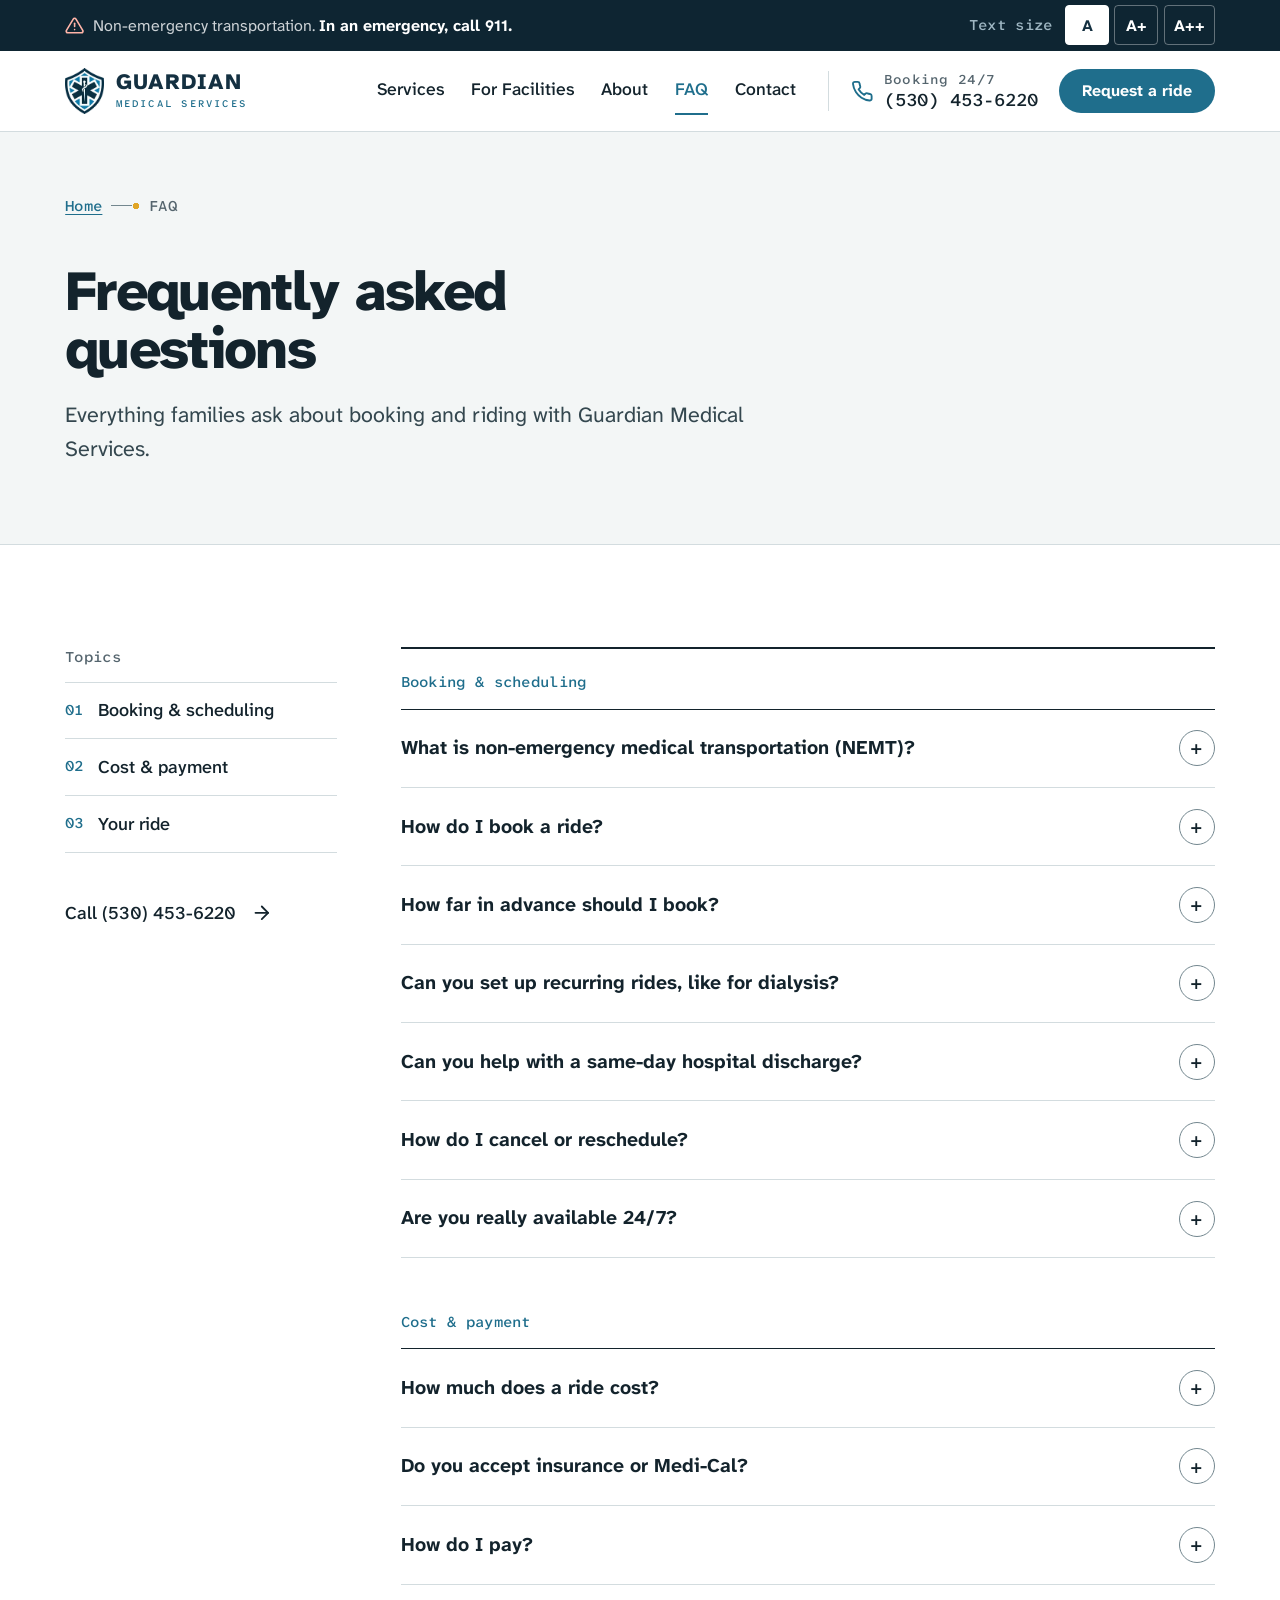
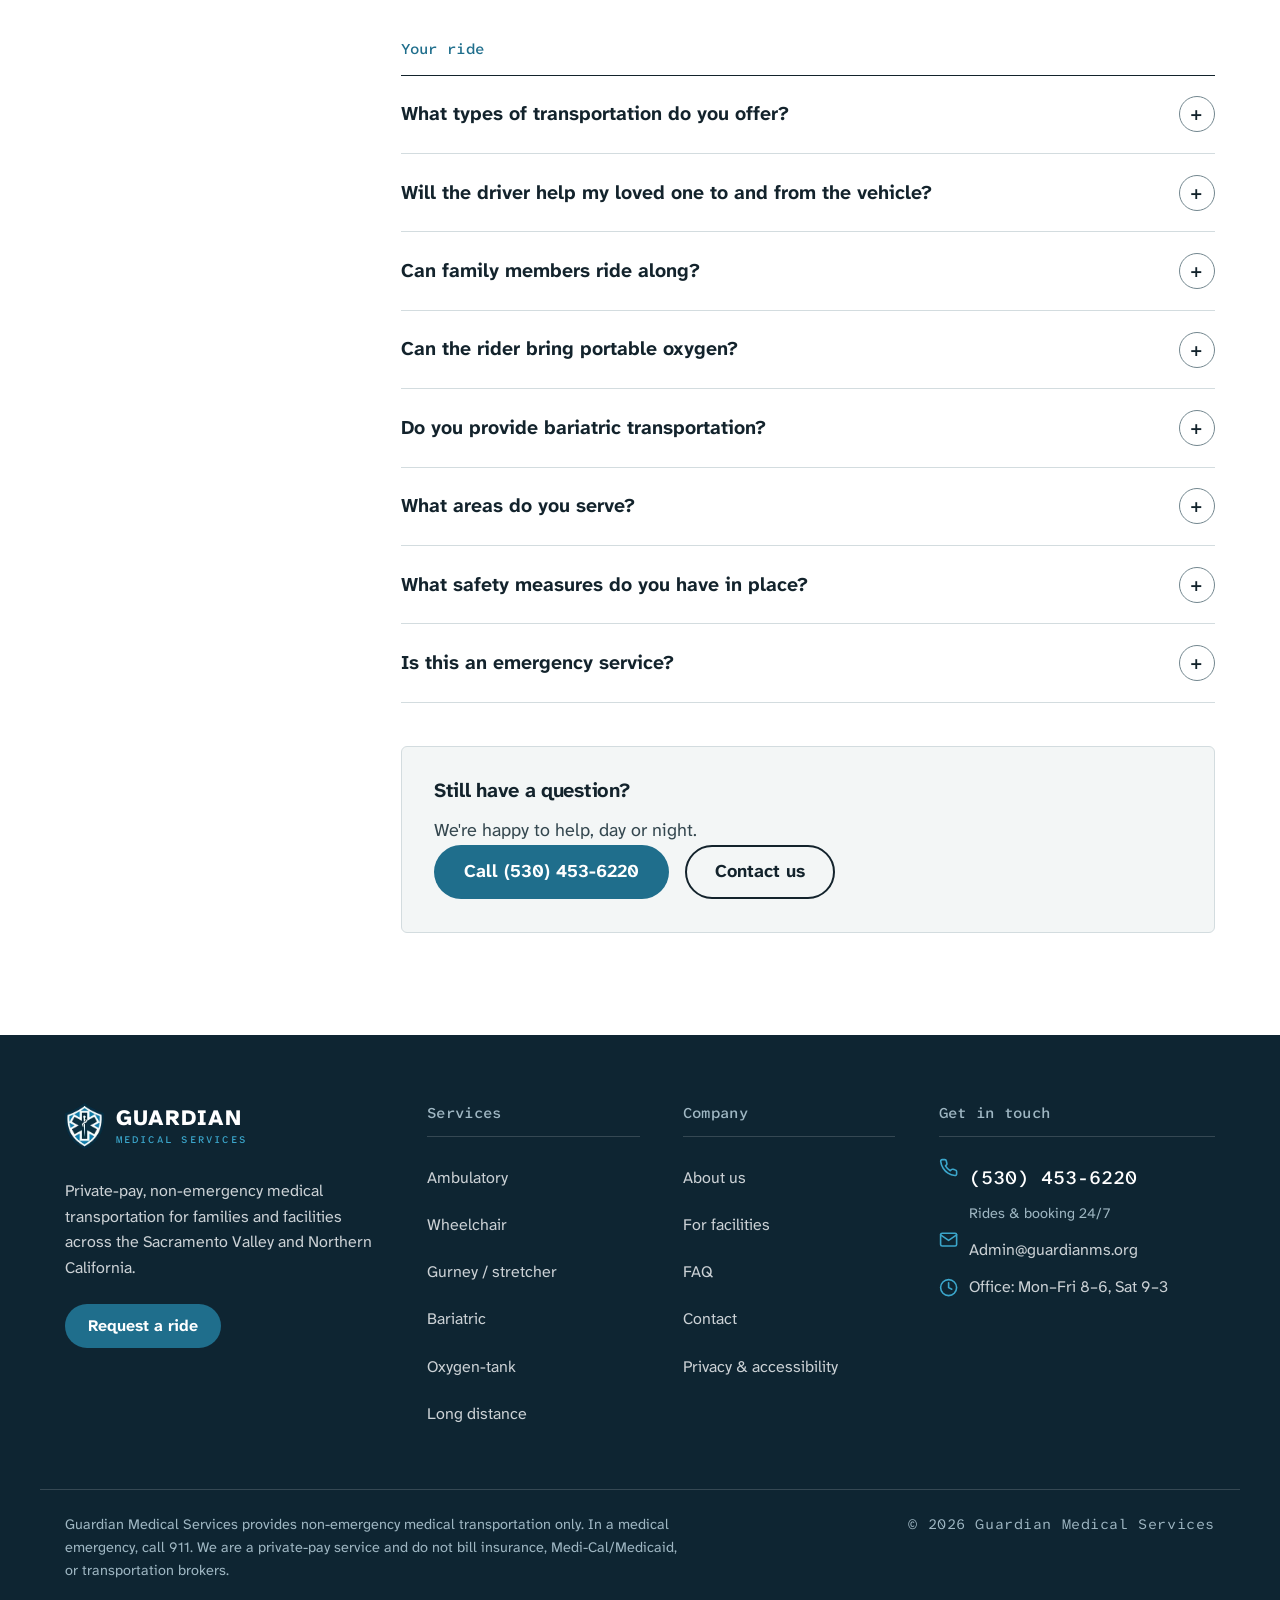
<file: faq.html>
<!DOCTYPE html>
<html lang="en">
<head>
    <meta charset="UTF-8">
    <meta name="viewport" content="width=device-width, initial-scale=1.0">
    <title>FAQ – Booking, Cost &amp; What to Expect | Guardian Medical Services</title>
    <meta name="description" content="Answers for families about non-emergency medical transportation: booking, cost and quotes, private pay, ride-alongs, wheelchair and gurney rides, oxygen, service area, and safety.">
    <link rel="canonical" href="https://guardianms.org/faq.html">
    <meta property="og:type" content="website">
    <meta property="og:site_name" content="Guardian Medical Services">
    <meta property="og:title" content="Frequently Asked Questions | Guardian Medical Services">
    <meta property="og:description" content="Everything families ask about booking and riding with Guardian Medical Services.">
    <meta property="og:url" content="https://guardianms.org/faq.html">
    <meta property="og:image" content="https://guardianms.org/images/og-image.jpg">
    <meta property="og:image:width" content="1200">
    <meta property="og:image:height" content="630">
    <meta property="og:image:alt" content="Guardian Medical Services – rides 24/7, (530) 453-6220">
    <meta name="twitter:card" content="summary_large_image">
    <!-- HEAD:START -->
    <meta name="theme-color" content="#143041">
    <link rel="icon" href="/images/favicon.svg" type="image/svg+xml">
    <link rel="icon" href="/images/favicon-32.png" sizes="32x32" type="image/png">
    <link rel="apple-touch-icon" href="/images/apple-touch-icon.png">
    <link rel="manifest" href="/site.webmanifest">
    <link rel="preconnect" href="https://fonts.googleapis.com">
    <link rel="preconnect" href="https://fonts.gstatic.com" crossorigin>
    <link rel="stylesheet" href="https://fonts.googleapis.com/css2?family=Atkinson+Hyperlegible+Mono:wght@500&amp;family=Atkinson+Hyperlegible+Next:wght@400;500;700;800&amp;display=swap">
    <link rel="stylesheet" href="/css/style.css?v=7">
    <script>(function(d){d.classList.add('js');try{var s=localStorage.getItem('gms-text-size');if(s)d.setAttribute('data-text-size',s);}catch(e){}})(document.documentElement);</script>
    <!-- HEAD:END -->
    <script type="application/ld+json">
    {
        "@context": "https://schema.org",
        "@type": "BreadcrumbList",
        "itemListElement": [
            {"@type": "ListItem", "position": 1, "name": "Home", "item": "https://guardianms.org/"},
            {"@type": "ListItem", "position": 2, "name": "FAQ", "item": "https://guardianms.org/faq.html"}
        ]
    }
    </script>
    <!-- FAQ-SCHEMA:START -->
    <script type="application/ld+json">
    {
        "@context": "https://schema.org",
        "@type": "FAQPage",
        "mainEntity": [
            {
                "@type": "Question",
                "name": "What is non-emergency medical transportation (NEMT)?",
                "acceptedAnswer": {
                    "@type": "Answer",
                    "text": "NEMT is scheduled transportation for people who need help getting to and from medical care but don't need an ambulance or emergency services. That includes doctor visits, dialysis, physical therapy, infusions, hospital discharges, and other healthcare appointments."
                }
            },
            {
                "@type": "Question",
                "name": "How do I book a ride?",
                "acceptedAnswer": {
                    "@type": "Answer",
                    "text": "Call us any time at (530) 453-6220 , or send a ride request online in three short steps. A coordinator will call you to confirm the details and give you a quote. Your ride is confirmed once we've spoken with you."
                }
            },
            {
                "@type": "Question",
                "name": "How far in advance should I book?",
                "acceptedAnswer": {
                    "@type": "Answer",
                    "text": "We recommend booking at least 48 hours ahead to make sure a vehicle is available. We do our best to accommodate last-minute requests whenever possible."
                }
            },
            {
                "@type": "Question",
                "name": "Can you set up recurring rides, like for dialysis?",
                "acceptedAnswer": {
                    "@type": "Answer",
                    "text": "Yes. For recurring appointments such as dialysis, therapy, or treatment series, we can set up a regular schedule so you don't have to book each ride separately."
                }
            },
            {
                "@type": "Question",
                "name": "Can you help with a same-day hospital discharge?",
                "acceptedAnswer": {
                    "@type": "Answer",
                    "text": "Call us as soon as you know the discharge time at (530) 453-6220 . We do our best to accommodate same-day and last-minute requests whenever possible. Facilities can also set up an account with us."
                }
            },
            {
                "@type": "Question",
                "name": "How do I cancel or reschedule?",
                "acceptedAnswer": {
                    "@type": "Answer",
                    "text": "Call us at least 24 hours before your scheduled pickup. Medical plans change, and we'll work with you to adjust your ride."
                }
            },
            {
                "@type": "Question",
                "name": "Are you really available 24/7?",
                "acceptedAnswer": {
                    "@type": "Answer",
                    "text": "Yes. Our booking line is open 24 hours a day, 7 days a week, so you can request or change a ride any time. Our office hours (Monday–Friday 8–6, Saturday 9–3) are for administrative questions."
                }
            },
            {
                "@type": "Question",
                "name": "How much does a ride cost?",
                "acceptedAnswer": {
                    "@type": "Answer",
                    "text": "Every trip is quoted before you book. The price depends on the type of transport (ambulatory, wheelchair, gurney, and so on) and the distance. Call (530) 453-6220 or send a request for a quote."
                }
            },
            {
                "@type": "Question",
                "name": "Do you accept insurance or Medi-Cal?",
                "acceptedAnswer": {
                    "@type": "Answer",
                    "text": "Guardian Medical Services is a private-pay provider. We don't bill insurance, Medi-Cal/Medicaid, or transportation brokers. That means no broker approvals or paperwork, so booking is fast and simple."
                }
            },
            {
                "@type": "Question",
                "name": "How do I pay?",
                "acceptedAnswer": {
                    "@type": "Answer",
                    "text": "We'll go over payment options when we call to confirm your trip and quote. Facilities can ask us about account billing."
                }
            },
            {
                "@type": "Question",
                "name": "What types of transportation do you offer?",
                "acceptedAnswer": {
                    "@type": "Answer",
                    "text": "We provide ambulatory (for people who can walk with little or no help), wheelchair, and gurney/stretcher transport. We also offer bariatric transport, oxygen-tank accommodation, and long-distance trips. Not sure which fits? Call us and we'll help you decide."
                }
            },
            {
                "@type": "Question",
                "name": "Will the driver help my loved one to and from the vehicle?",
                "acceptedAnswer": {
                    "@type": "Answer",
                    "text": "Yes. Our drivers provide door-to-door assistance and are trained in patient care. Let us know about stairs, mobility aids, or building access when you book so we can plan ahead."
                }
            },
            {
                "@type": "Question",
                "name": "Can family members ride along?",
                "acceptedAnswer": {
                    "@type": "Answer",
                    "text": "Yes. Family members or caregivers are welcome to ride along at no extra charge. Just tell us how many when you book so we can plan seating."
                }
            },
            {
                "@type": "Question",
                "name": "Can the rider bring portable oxygen?",
                "acceptedAnswer": {
                    "@type": "Answer",
                    "text": "Yes. Riders who use portable oxygen are welcome with any type of ride. Tell us when you book so we can secure the tank safely."
                }
            },
            {
                "@type": "Question",
                "name": "Do you provide bariatric transportation?",
                "acceptedAnswer": {
                    "@type": "Answer",
                    "text": "Yes. Tell us about any equipment needs when you book so we send the right vehicle and staff."
                }
            },
            {
                "@type": "Question",
                "name": "What areas do you serve?",
                "acceptedAnswer": {
                    "@type": "Answer",
                    "text": "We serve eleven Northern California counties: Sacramento, Placer, Yolo, Yuba, Sutter, Nevada, Solano, San Joaquin, Butte, Colusa, and Glenn. We also offer long-distance transport beyond this area. Just ask when you book."
                }
            },
            {
                "@type": "Question",
                "name": "What safety measures do you have in place?",
                "acceptedAnswer": {
                    "@type": "Answer",
                    "text": "Safety is our top priority. All drivers are HIPAA, First Aid, and CPR certified, background-checked, and trained in patient care. Our vehicles are regularly inspected and equipped with wheelchair lifts, securement systems, and first aid supplies."
                }
            },
            {
                "@type": "Question",
                "name": "Is this an emergency service?",
                "acceptedAnswer": {
                    "@type": "Answer",
                    "text": "No. Guardian provides non-emergency medical transportation only. If you are having a medical emergency, call 911 right away."
                }
            }
        ]
    }
    </script>
    <!-- FAQ-SCHEMA:END -->
</head>
<body>
    <!-- HEADER:START -->
    <a class="skip-link" href="#main">Skip to main content</a>

    <div class="utility-bar">
        <div class="container utility-inner">
            <p class="utility-note">
                <svg class="icon" aria-hidden="true"><use href="/images/icons.svg#i-alert"/></svg>
                <span><span class="u-long">Non-emergency transportation. </span><strong>In an emergency, call 911.</strong></span>
            </p>
            <div class="text-size" role="group" aria-label="Text size">
                <span class="text-size-label" aria-hidden="true">Text size</span>
                <button type="button" data-text-size="" aria-pressed="true" aria-label="Normal text size">A</button>
                <button type="button" data-text-size="lg" aria-pressed="false" aria-label="Larger text size">A+</button>
                <button type="button" data-text-size="xl" aria-pressed="false" aria-label="Largest text size">A++</button>
            </div>
        </div>
    </div>

    <header class="site-header">
        <nav class="nav container" aria-label="Main">
            <a href="/" class="brand" aria-label="Guardian Medical Services home">
                <img src="/images/logo-icon.webp" alt="" width="46" height="55" class="brand-icon">
                <span class="wordmark"><span class="wm-main">GUARDIAN</span><span class="wm-sub">MEDICAL SERVICES</span></span>
            </a>

            <button class="nav-toggle" type="button" aria-expanded="false" aria-controls="site-menu">
                <span class="nav-toggle-bars" aria-hidden="true"><span></span><span></span><span></span></span>
                <span class="nav-toggle-text">Menu</span>
            </button>

            <div class="nav-menu" id="site-menu">
                <ul class="nav-links">
                    <li><a href="/services.html" data-nav="services">Services</a></li>
                    <li><a href="/facilities.html" data-nav="facilities">For Facilities</a></li>
                    <li><a href="/about.html" data-nav="about">About</a></li>
                    <li><a href="/faq.html" data-nav="faq" aria-current="page">FAQ</a></li>
                    <li><a href="/contact.html" data-nav="contact">Contact</a></li>
                </ul>
                <div class="nav-cta">
                    <a href="tel:+15304536220" class="nav-phone" data-track="call-header">
                        <svg class="icon" aria-hidden="true"><use href="/images/icons.svg#i-phone"/></svg>
                        <span><span class="nav-phone-label">Booking 24/7</span> (530) 453-6220</span>
                    </a>
                    <a href="/book.html" class="btn btn-primary btn-sm" data-nav="book">Request a ride</a>
                </div>
            </div>
        </nav>
    </header>
    <!-- HEADER:END -->

    <main id="main" tabindex="-1">
        <section class="page-hero">
            <div class="container">
                <nav class="breadcrumb" aria-label="Breadcrumb"><ol><li><a href="/">Home</a></li><li aria-current="page">FAQ</li></ol></nav>
                <h1>Frequently asked questions</h1>
                <p>Everything families ask about booking and riding with Guardian Medical Services.</p>
            </div>
        </section>

        <section class="section">
            <div class="container faq-layout">
                <nav class="faq-index" aria-label="Question topics">
                    <span class="label">Topics</span>
                    <ol>
                        <li><a href="#booking"><span>01</span> Booking &amp; scheduling</a></li>
                        <li><a href="#cost"><span>02</span> Cost &amp; payment</a></li>
                        <li><a href="#ride"><span>03</span> Your ride</a></li>
                    </ol>
                    <p class="faq-more"><a href="tel:+15304536220" class="link-arrow" data-track="call-faq-index">Call (530) 453-6220 <svg class="icon" aria-hidden="true"><use href="/images/icons.svg#i-arrow"/></svg></a></p>
                </nav>
                <div class="faq-list">
                    <h2 class="faq-group-title" id="booking">Booking &amp; scheduling</h2>

                    <details class="faq-item">
                        <summary>What is non-emergency medical transportation (NEMT)?</summary>
                        <div class="faq-answer"><p>NEMT is scheduled transportation for people who need help getting to and from medical care but don't need an ambulance or emergency services. That includes doctor visits, dialysis, physical therapy, infusions, hospital discharges, and other healthcare appointments.</p></div>
                    </details>
                    <details class="faq-item">
                        <summary>How do I book a ride?</summary>
                        <div class="faq-answer"><p>Call us any time at <a href="tel:+15304536220">(530) 453-6220</a>, or <a href="/book.html">send a ride request online</a> in three short steps. A coordinator will call you to confirm the details and give you a quote. Your ride is confirmed once we've spoken with you.</p></div>
                    </details>
                    <details class="faq-item">
                        <summary>How far in advance should I book?</summary>
                        <div class="faq-answer"><p>We recommend booking at least 48 hours ahead to make sure a vehicle is available. We do our best to accommodate last-minute requests whenever possible.</p></div>
                    </details>
                    <details class="faq-item">
                        <summary>Can you set up recurring rides, like for dialysis?</summary>
                        <div class="faq-answer"><p>Yes. For recurring appointments such as dialysis, therapy, or treatment series, we can set up a regular schedule so you don't have to book each ride separately.</p></div>
                    </details>
                    <details class="faq-item">
                        <summary>Can you help with a same-day hospital discharge?</summary>
                        <div class="faq-answer"><p>Call us as soon as you know the discharge time at <a href="tel:+15304536220">(530) 453-6220</a>. We do our best to accommodate same-day and last-minute requests whenever possible. Facilities can also <a href="/facilities.html">set up an account</a> with us.</p></div>
                    </details>
                    <details class="faq-item">
                        <summary>How do I cancel or reschedule?</summary>
                        <div class="faq-answer"><p>Call us at least 24 hours before your scheduled pickup. Medical plans change, and we'll work with you to adjust your ride.</p></div>
                    </details>
                    <details class="faq-item">
                        <summary>Are you really available 24/7?</summary>
                        <div class="faq-answer"><p>Yes. Our booking line is open 24 hours a day, 7 days a week, so you can request or change a ride any time. Our office hours (Monday–Friday 8–6, Saturday 9–3) are for administrative questions.</p></div>
                    </details>

                    <h2 class="faq-group-title" id="cost">Cost &amp; payment</h2>

                    <details class="faq-item">
                        <summary>How much does a ride cost?</summary>
                        <div class="faq-answer"><p>Every trip is quoted before you book. The price depends on the type of transport (ambulatory, wheelchair, gurney, and so on) and the distance. Call <a href="tel:+15304536220">(530) 453-6220</a> or <a href="/book.html">send a request</a> for a quote.</p></div>
                    </details>
                    <details class="faq-item">
                        <summary>Do you accept insurance or Medi-Cal?</summary>
                        <div class="faq-answer"><p>Guardian Medical Services is a private-pay provider. We don't bill insurance, Medi-Cal/Medicaid, or transportation brokers. That means no broker approvals or paperwork, so booking is fast and simple.</p></div>
                    </details>
                    <details class="faq-item">
                        <summary>How do I pay?</summary>
                        <div class="faq-answer"><p>We'll go over payment options when we call to confirm your trip and quote. Facilities can ask us about account billing.</p></div>
                    </details>

                    <h2 class="faq-group-title" id="ride">Your ride</h2>

                    <details class="faq-item">
                        <summary>What types of transportation do you offer?</summary>
                        <div class="faq-answer"><p>We provide ambulatory (for people who can walk with little or no help), wheelchair, and gurney/stretcher transport. We also offer bariatric transport, oxygen-tank accommodation, and long-distance trips. Not sure which fits? <a href="tel:+15304536220">Call us</a> and we'll help you decide.</p></div>
                    </details>
                    <details class="faq-item">
                        <summary>Will the driver help my loved one to and from the vehicle?</summary>
                        <div class="faq-answer"><p>Yes. Our drivers provide door-to-door assistance and are trained in patient care. Let us know about stairs, mobility aids, or building access when you book so we can plan ahead.</p></div>
                    </details>
                    <details class="faq-item">
                        <summary>Can family members ride along?</summary>
                        <div class="faq-answer"><p>Yes. Family members or caregivers are welcome to ride along at no extra charge. Just tell us how many when you book so we can plan seating.</p></div>
                    </details>
                    <details class="faq-item">
                        <summary>Can the rider bring portable oxygen?</summary>
                        <div class="faq-answer"><p>Yes. Riders who use portable oxygen are welcome with any type of ride. Tell us when you book so we can secure the tank safely.</p></div>
                    </details>
                    <details class="faq-item">
                        <summary>Do you provide bariatric transportation?</summary>
                        <div class="faq-answer"><p>Yes. Tell us about any equipment needs when you book so we send the right vehicle and staff.</p></div>
                    </details>
                    <details class="faq-item">
                        <summary>What areas do you serve?</summary>
                        <div class="faq-answer"><p>We serve eleven Northern California counties: Sacramento, Placer, Yolo, Yuba, Sutter, Nevada, Solano, San Joaquin, Butte, Colusa, and Glenn. We also offer long-distance transport beyond this area. Just ask when you book.</p></div>
                    </details>
                    <details class="faq-item">
                        <summary>What safety measures do you have in place?</summary>
                        <div class="faq-answer"><p>Safety is our top priority. All drivers are HIPAA, First Aid, and CPR certified, background-checked, and trained in patient care. Our vehicles are regularly inspected and equipped with wheelchair lifts, securement systems, and first aid supplies.</p></div>
                    </details>
                    <details class="faq-item">
                        <summary>Is this an emergency service?</summary>
                        <div class="faq-answer"><p>No. Guardian provides non-emergency medical transportation only. If you are having a medical emergency, call <strong>911</strong> right away.</p></div>
                    </details>

                    <div class="panel panel-soft mt-lg">
                        <h2>Still have a question?</h2>
                        <p>We're happy to help, day or night.</p>
                        <div class="cta-actions">
                            <a href="tel:+15304536220" class="btn btn-primary" data-track="call-faq">Call (530) 453-6220</a>
                            <a href="/contact.html" class="btn btn-secondary">Contact us</a>
                        </div>
                    </div>
                </div>
            </div>
        </section>
    </main>

    <!-- FOOTER:START -->
    <footer class="site-footer">
        <div class="container footer-grid">
            <div class="footer-brand">
                <a href="/" class="brand brand-light" aria-label="Guardian Medical Services home">
                    <img src="/images/logo-icon.webp" alt="" width="46" height="55" class="brand-icon" loading="lazy">
                    <span class="wordmark"><span class="wm-main">GUARDIAN</span><span class="wm-sub">MEDICAL SERVICES</span></span>
                </a>
                <p>Private-pay, non-emergency medical transportation for families and facilities across the Sacramento Valley and Northern California.</p>
                <a href="/book.html" class="btn btn-primary btn-sm">Request a ride</a>
            </div>

            <div class="footer-col">
                <h2 class="footer-heading">Services</h2>
                <ul>
                    <li><a href="/services.html#ambulatory">Ambulatory</a></li>
                    <li><a href="/services.html#wheelchair">Wheelchair</a></li>
                    <li><a href="/services.html#gurney">Gurney / stretcher</a></li>
                    <li><a href="/services.html#bariatric">Bariatric</a></li>
                    <li><a href="/services.html#oxygen">Oxygen-tank</a></li>
                    <li><a href="/services.html#long-distance">Long distance</a></li>
                </ul>
            </div>

            <div class="footer-col">
                <h2 class="footer-heading">Company</h2>
                <ul>
                    <li><a href="/about.html">About us</a></li>
                    <li><a href="/facilities.html">For facilities</a></li>
                    <li><a href="/faq.html">FAQ</a></li>
                    <li><a href="/contact.html">Contact</a></li>
                    <li><a href="/privacy.html">Privacy &amp; accessibility</a></li>
                </ul>
            </div>

            <div class="footer-col">
                <h2 class="footer-heading">Get in touch</h2>
                <ul class="footer-contact">
                    <li>
                        <svg class="icon" aria-hidden="true"><use href="/images/icons.svg#i-phone"/></svg>
                        <span><a href="tel:+15304536220" data-track="call-footer">(530) 453-6220</a><br><small>Rides &amp; booking 24/7</small></span>
                    </li>
                    <li>
                        <svg class="icon" aria-hidden="true"><use href="/images/icons.svg#i-mail"/></svg>
                        <a href="mailto:Admin@guardianms.org">Admin@guardianms.org</a>
                    </li>
                    <li>
                        <svg class="icon" aria-hidden="true"><use href="/images/icons.svg#i-clock"/></svg>
                        <span>Office: Mon&ndash;Fri 8&ndash;6, Sat 9&ndash;3</span>
                    </li>
                </ul>
            </div>
        </div>

        <div class="container footer-bottom">
            <p class="disclaimer">Guardian Medical Services provides non-emergency medical transportation only. In a medical emergency, call 911. We are a private-pay service and do not bill insurance, Medi-Cal/Medicaid, or transportation brokers.</p>
            <p class="copyright">&copy; <span id="year">2026</span> Guardian Medical Services</p>
        </div>
    </footer>

    <div class="mobile-actions">
        <a href="tel:+15304536220" class="mobile-action mobile-action-call" data-track="call-sticky">
            <svg class="icon" aria-hidden="true"><use href="/images/icons.svg#i-phone"/></svg>
            <span><strong>Call Now</strong><small>(530) 453-6220</small></span>
        </a>
        <a href="/book.html" class="mobile-action mobile-action-book">
            <svg class="icon" aria-hidden="true"><use href="/images/icons.svg#i-calendar"/></svg>
            <span><strong>Request a ride</strong></span>
        </a>
    </div>

    <script src="/js/main.js?v=7" defer></script>
    <!-- FOOTER:END -->
</body>
</html>
</file>
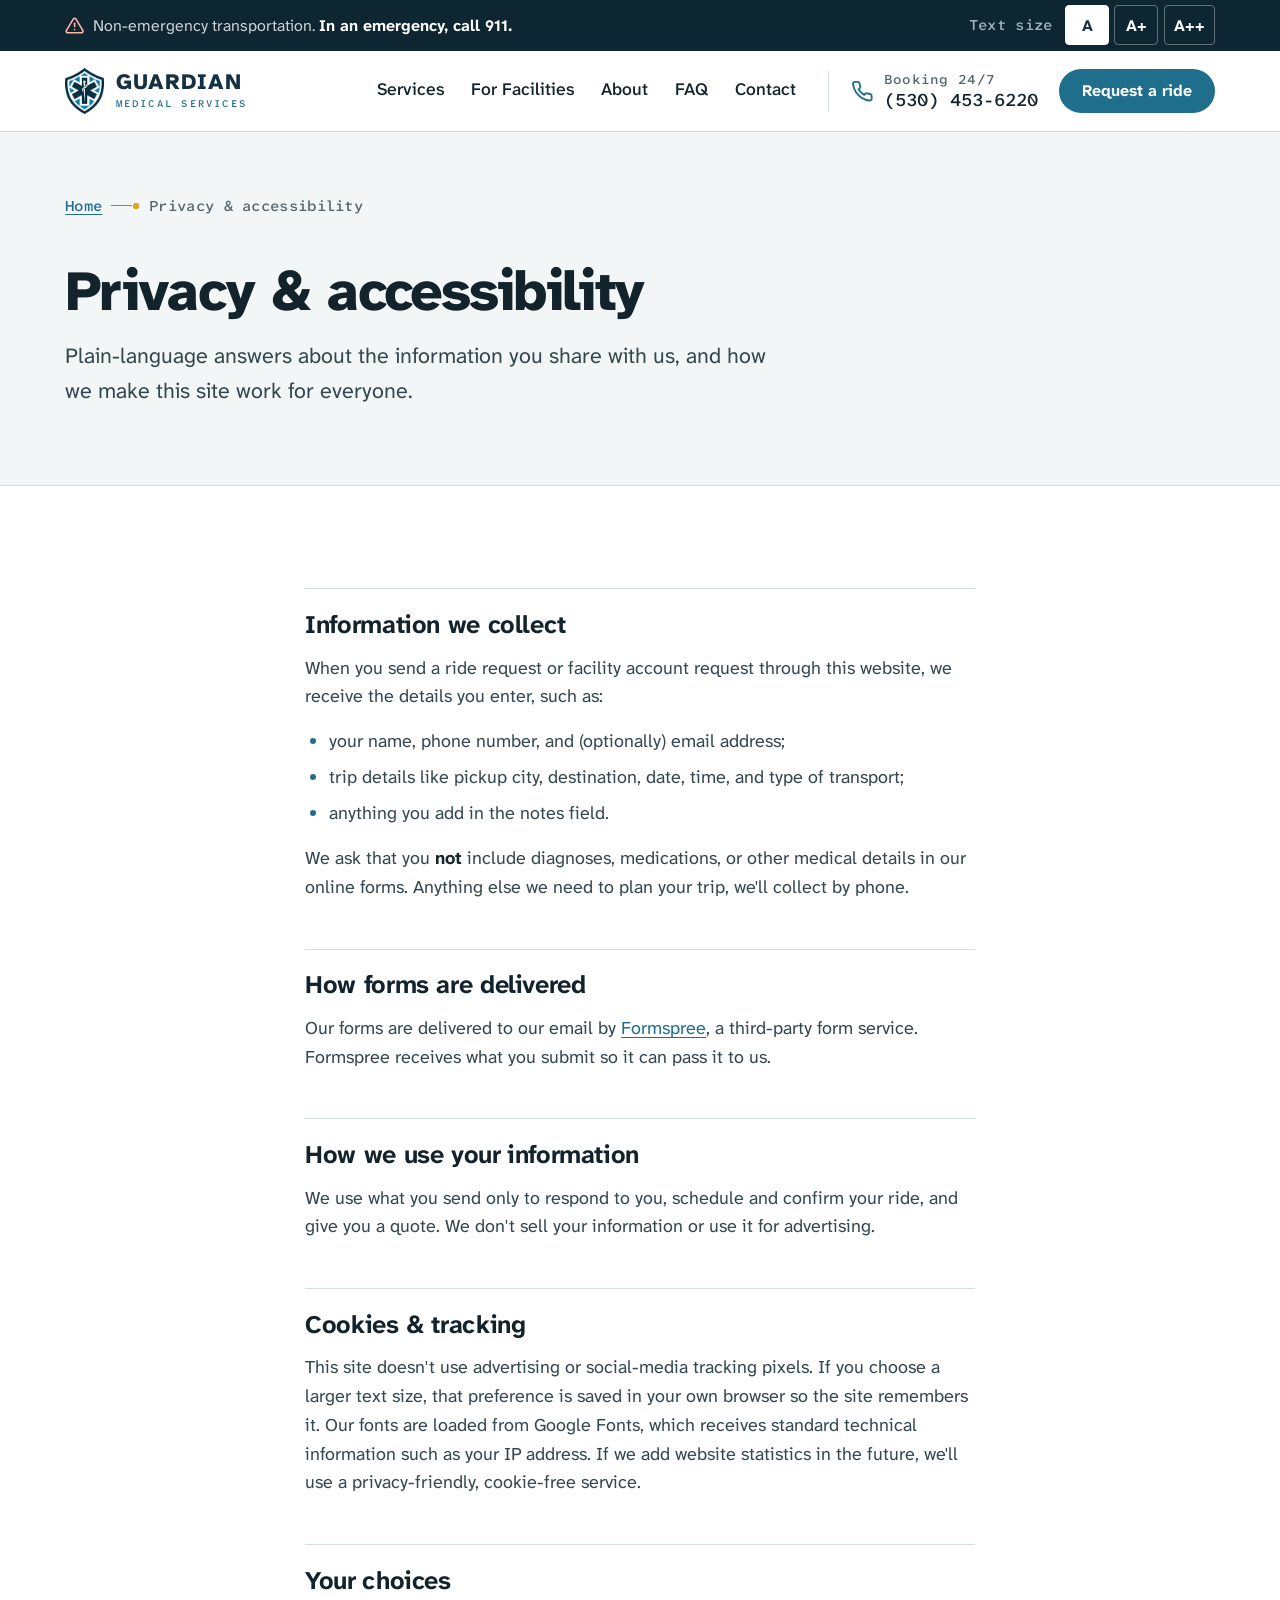
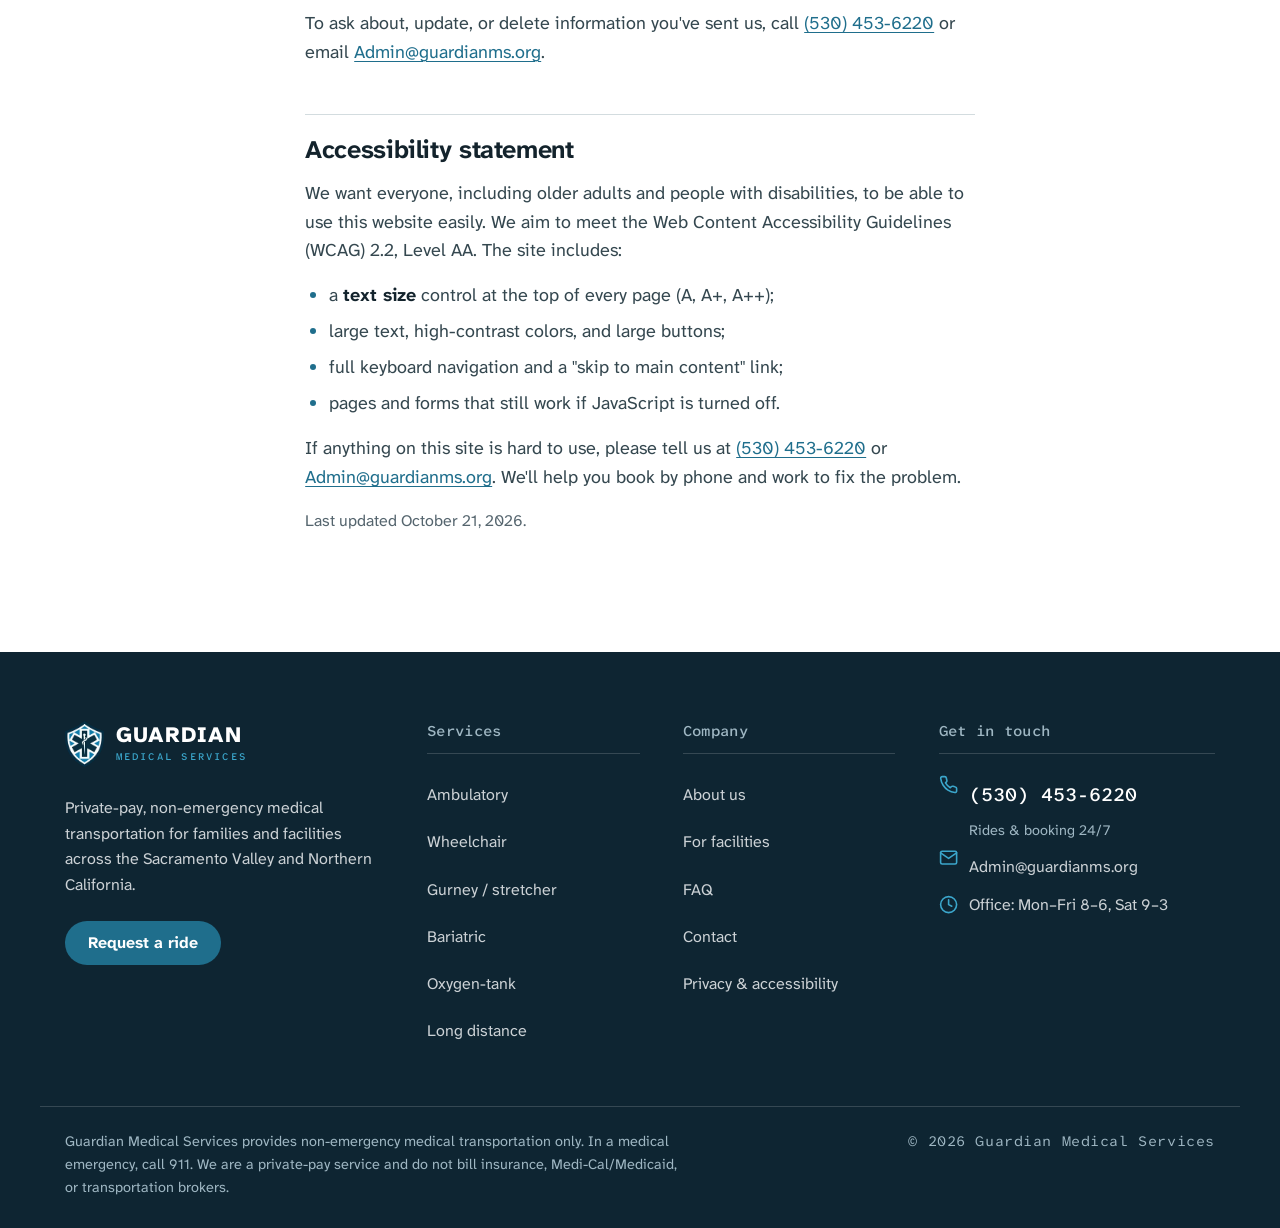
<file: privacy.html>
<!DOCTYPE html>
<html lang="en">
<head>
    <meta charset="UTF-8">
    <meta name="viewport" content="width=device-width, initial-scale=1.0">
    <title>Privacy &amp; Accessibility | Guardian Medical Services</title>
    <meta name="description" content="How Guardian Medical Services handles the information you send through our website, and our commitment to an accessible site for every visitor.">
    <link rel="canonical" href="https://guardianms.org/privacy.html">
    <meta property="og:type" content="website">
    <meta property="og:site_name" content="Guardian Medical Services">
    <meta property="og:title" content="Privacy &amp; Accessibility | Guardian Medical Services">
    <meta property="og:description" content="How we handle your information, and our accessibility commitment.">
    <meta property="og:url" content="https://guardianms.org/privacy.html">
    <meta property="og:image" content="https://guardianms.org/images/og-image.jpg">
    <meta name="twitter:card" content="summary_large_image">
    <!-- HEAD:START -->
    <meta name="theme-color" content="#143041">
    <link rel="icon" href="/images/favicon.svg" type="image/svg+xml">
    <link rel="icon" href="/images/favicon-32.png" sizes="32x32" type="image/png">
    <link rel="apple-touch-icon" href="/images/apple-touch-icon.png">
    <link rel="manifest" href="/site.webmanifest">
    <link rel="preconnect" href="https://fonts.googleapis.com">
    <link rel="preconnect" href="https://fonts.gstatic.com" crossorigin>
    <link rel="stylesheet" href="https://fonts.googleapis.com/css2?family=Atkinson+Hyperlegible+Mono:wght@500&amp;family=Atkinson+Hyperlegible+Next:wght@400;500;700;800&amp;display=swap">
    <link rel="stylesheet" href="/css/style.css?v=7">
    <script>(function(d){d.classList.add('js');try{var s=localStorage.getItem('gms-text-size');if(s)d.setAttribute('data-text-size',s);}catch(e){}})(document.documentElement);</script>
    <!-- HEAD:END -->
</head>
<body>
    <!-- HEADER:START -->
    <a class="skip-link" href="#main">Skip to main content</a>

    <div class="utility-bar">
        <div class="container utility-inner">
            <p class="utility-note">
                <svg class="icon" aria-hidden="true"><use href="/images/icons.svg#i-alert"/></svg>
                <span><span class="u-long">Non-emergency transportation. </span><strong>In an emergency, call 911.</strong></span>
            </p>
            <div class="text-size" role="group" aria-label="Text size">
                <span class="text-size-label" aria-hidden="true">Text size</span>
                <button type="button" data-text-size="" aria-pressed="true" aria-label="Normal text size">A</button>
                <button type="button" data-text-size="lg" aria-pressed="false" aria-label="Larger text size">A+</button>
                <button type="button" data-text-size="xl" aria-pressed="false" aria-label="Largest text size">A++</button>
            </div>
        </div>
    </div>

    <header class="site-header">
        <nav class="nav container" aria-label="Main">
            <a href="/" class="brand" aria-label="Guardian Medical Services home">
                <img src="/images/logo-icon.webp" alt="" width="46" height="55" class="brand-icon">
                <span class="wordmark"><span class="wm-main">GUARDIAN</span><span class="wm-sub">MEDICAL SERVICES</span></span>
            </a>

            <button class="nav-toggle" type="button" aria-expanded="false" aria-controls="site-menu">
                <span class="nav-toggle-bars" aria-hidden="true"><span></span><span></span><span></span></span>
                <span class="nav-toggle-text">Menu</span>
            </button>

            <div class="nav-menu" id="site-menu">
                <ul class="nav-links">
                    <li><a href="/services.html" data-nav="services">Services</a></li>
                    <li><a href="/facilities.html" data-nav="facilities">For Facilities</a></li>
                    <li><a href="/about.html" data-nav="about">About</a></li>
                    <li><a href="/faq.html" data-nav="faq">FAQ</a></li>
                    <li><a href="/contact.html" data-nav="contact">Contact</a></li>
                </ul>
                <div class="nav-cta">
                    <a href="tel:+15304536220" class="nav-phone" data-track="call-header">
                        <svg class="icon" aria-hidden="true"><use href="/images/icons.svg#i-phone"/></svg>
                        <span><span class="nav-phone-label">Booking 24/7</span> (530) 453-6220</span>
                    </a>
                    <a href="/book.html" class="btn btn-primary btn-sm" data-nav="book">Request a ride</a>
                </div>
            </div>
        </nav>
    </header>
    <!-- HEADER:END -->

    <main id="main" tabindex="-1">
        <section class="page-hero">
            <div class="container">
                <nav class="breadcrumb" aria-label="Breadcrumb"><ol><li><a href="/">Home</a></li><li aria-current="page">Privacy &amp; accessibility</li></ol></nav>
                <h1>Privacy &amp; accessibility</h1>
                <p>Plain-language answers about the information you share with us, and how we make this site work for everyone.</p>
            </div>
        </section>

        <section class="section">
            <div class="container prose">
                <h2>Information we collect</h2>
                <p>When you send a ride request or facility account request through this website, we receive the details you enter, such as:</p>
                <ul>
                    <li>your name, phone number, and (optionally) email address;</li>
                    <li>trip details like pickup city, destination, date, time, and type of transport;</li>
                    <li>anything you add in the notes field.</li>
                </ul>
                <p>We ask that you <strong>not</strong> include diagnoses, medications, or other medical details in our online forms. Anything else we need to plan your trip, we'll collect by phone.</p>

                <h2>How forms are delivered</h2>
                <p>Our forms are delivered to our email by <a href="https://formspree.io/legal/privacy-policy/" rel="noopener">Formspree</a>, a third-party form service. Formspree receives what you submit so it can pass it to us.</p>

                <h2>How we use your information</h2>
                <p>We use what you send only to respond to you, schedule and confirm your ride, and give you a quote. We don't sell your information or use it for advertising.</p>

                <h2>Cookies &amp; tracking</h2>
                <p>This site doesn't use advertising or social-media tracking pixels. If you choose a larger text size, that preference is saved in your own browser so the site remembers it. Our fonts are loaded from Google Fonts, which receives standard technical information such as your IP address. If we add website statistics in the future, we'll use a privacy-friendly, cookie-free service.</p>

                <h2>Your choices</h2>
                <p>To ask about, update, or delete information you've sent us, call <a href="tel:+15304536220">(530) 453-6220</a> or email <a href="mailto:Admin@guardianms.org">Admin@guardianms.org</a>.</p>

                <h2 id="accessibility">Accessibility statement</h2>
                <p>We want everyone, including older adults and people with disabilities, to be able to use this website easily. We aim to meet the Web Content Accessibility Guidelines (WCAG) 2.2, Level AA. The site includes:</p>
                <ul>
                    <li>a <strong>text size</strong> control at the top of every page (A, A+, A++);</li>
                    <li>large text, high-contrast colors, and large buttons;</li>
                    <li>full keyboard navigation and a "skip to main content" link;</li>
                    <li>pages and forms that still work if JavaScript is turned off.</li>
                </ul>
                <p>If anything on this site is hard to use, please tell us at <a href="tel:+15304536220">(530) 453-6220</a> or <a href="mailto:Admin@guardianms.org">Admin@guardianms.org</a>. We'll help you book by phone and work to fix the problem.</p>

                <p class="hint">Last updated October 21, 2026.</p>
            </div>
        </section>
    </main>

    <!-- FOOTER:START -->
    <footer class="site-footer">
        <div class="container footer-grid">
            <div class="footer-brand">
                <a href="/" class="brand brand-light" aria-label="Guardian Medical Services home">
                    <img src="/images/logo-icon.webp" alt="" width="46" height="55" class="brand-icon" loading="lazy">
                    <span class="wordmark"><span class="wm-main">GUARDIAN</span><span class="wm-sub">MEDICAL SERVICES</span></span>
                </a>
                <p>Private-pay, non-emergency medical transportation for families and facilities across the Sacramento Valley and Northern California.</p>
                <a href="/book.html" class="btn btn-primary btn-sm">Request a ride</a>
            </div>

            <div class="footer-col">
                <h2 class="footer-heading">Services</h2>
                <ul>
                    <li><a href="/services.html#ambulatory">Ambulatory</a></li>
                    <li><a href="/services.html#wheelchair">Wheelchair</a></li>
                    <li><a href="/services.html#gurney">Gurney / stretcher</a></li>
                    <li><a href="/services.html#bariatric">Bariatric</a></li>
                    <li><a href="/services.html#oxygen">Oxygen-tank</a></li>
                    <li><a href="/services.html#long-distance">Long distance</a></li>
                </ul>
            </div>

            <div class="footer-col">
                <h2 class="footer-heading">Company</h2>
                <ul>
                    <li><a href="/about.html">About us</a></li>
                    <li><a href="/facilities.html">For facilities</a></li>
                    <li><a href="/faq.html">FAQ</a></li>
                    <li><a href="/contact.html">Contact</a></li>
                    <li><a href="/privacy.html">Privacy &amp; accessibility</a></li>
                </ul>
            </div>

            <div class="footer-col">
                <h2 class="footer-heading">Get in touch</h2>
                <ul class="footer-contact">
                    <li>
                        <svg class="icon" aria-hidden="true"><use href="/images/icons.svg#i-phone"/></svg>
                        <span><a href="tel:+15304536220" data-track="call-footer">(530) 453-6220</a><br><small>Rides &amp; booking 24/7</small></span>
                    </li>
                    <li>
                        <svg class="icon" aria-hidden="true"><use href="/images/icons.svg#i-mail"/></svg>
                        <a href="mailto:Admin@guardianms.org">Admin@guardianms.org</a>
                    </li>
                    <li>
                        <svg class="icon" aria-hidden="true"><use href="/images/icons.svg#i-clock"/></svg>
                        <span>Office: Mon&ndash;Fri 8&ndash;6, Sat 9&ndash;3</span>
                    </li>
                </ul>
            </div>
        </div>

        <div class="container footer-bottom">
            <p class="disclaimer">Guardian Medical Services provides non-emergency medical transportation only. In a medical emergency, call 911. We are a private-pay service and do not bill insurance, Medi-Cal/Medicaid, or transportation brokers.</p>
            <p class="copyright">&copy; <span id="year">2026</span> Guardian Medical Services</p>
        </div>
    </footer>

    <div class="mobile-actions">
        <a href="tel:+15304536220" class="mobile-action mobile-action-call" data-track="call-sticky">
            <svg class="icon" aria-hidden="true"><use href="/images/icons.svg#i-phone"/></svg>
            <span><strong>Call Now</strong><small>(530) 453-6220</small></span>
        </a>
        <a href="/book.html" class="mobile-action mobile-action-book">
            <svg class="icon" aria-hidden="true"><use href="/images/icons.svg#i-calendar"/></svg>
            <span><strong>Request a ride</strong></span>
        </a>
    </div>

    <script src="/js/main.js?v=7" defer></script>
    <!-- FOOTER:END -->
</body>
</html>
</file>
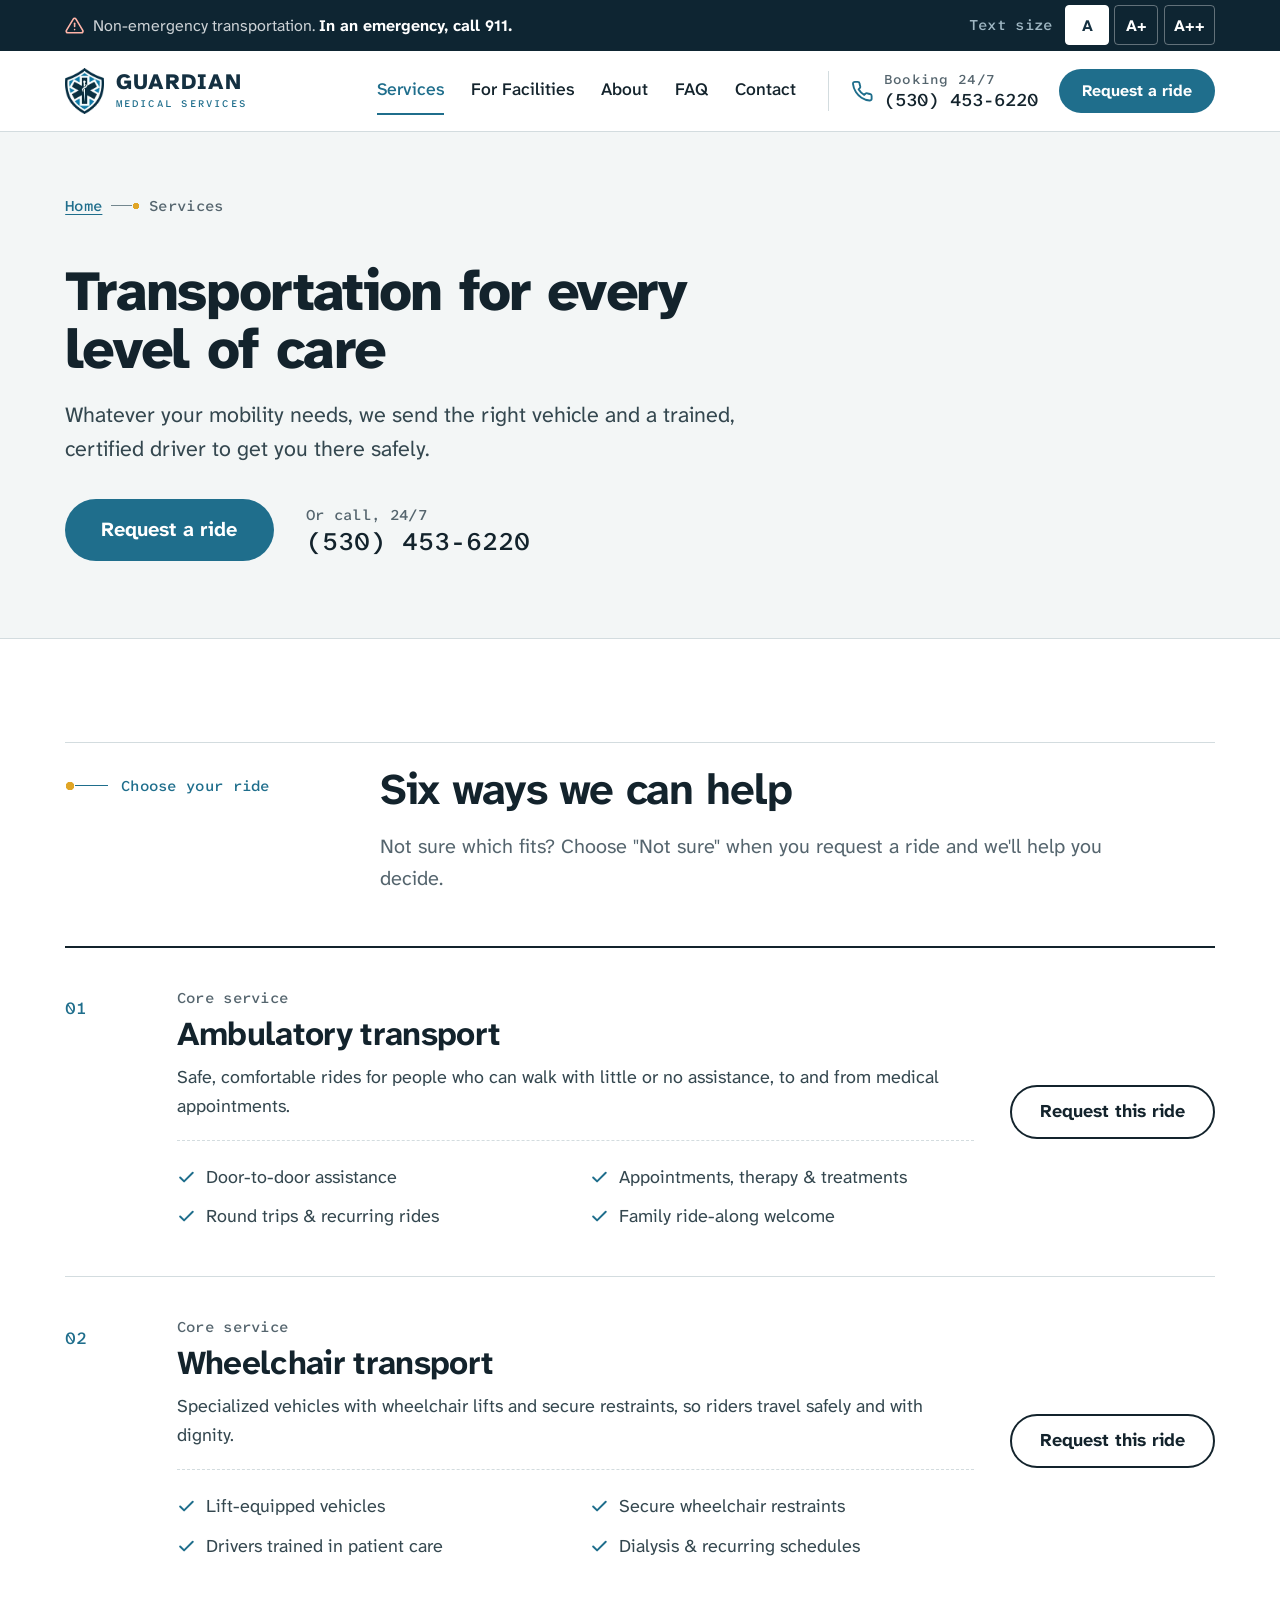
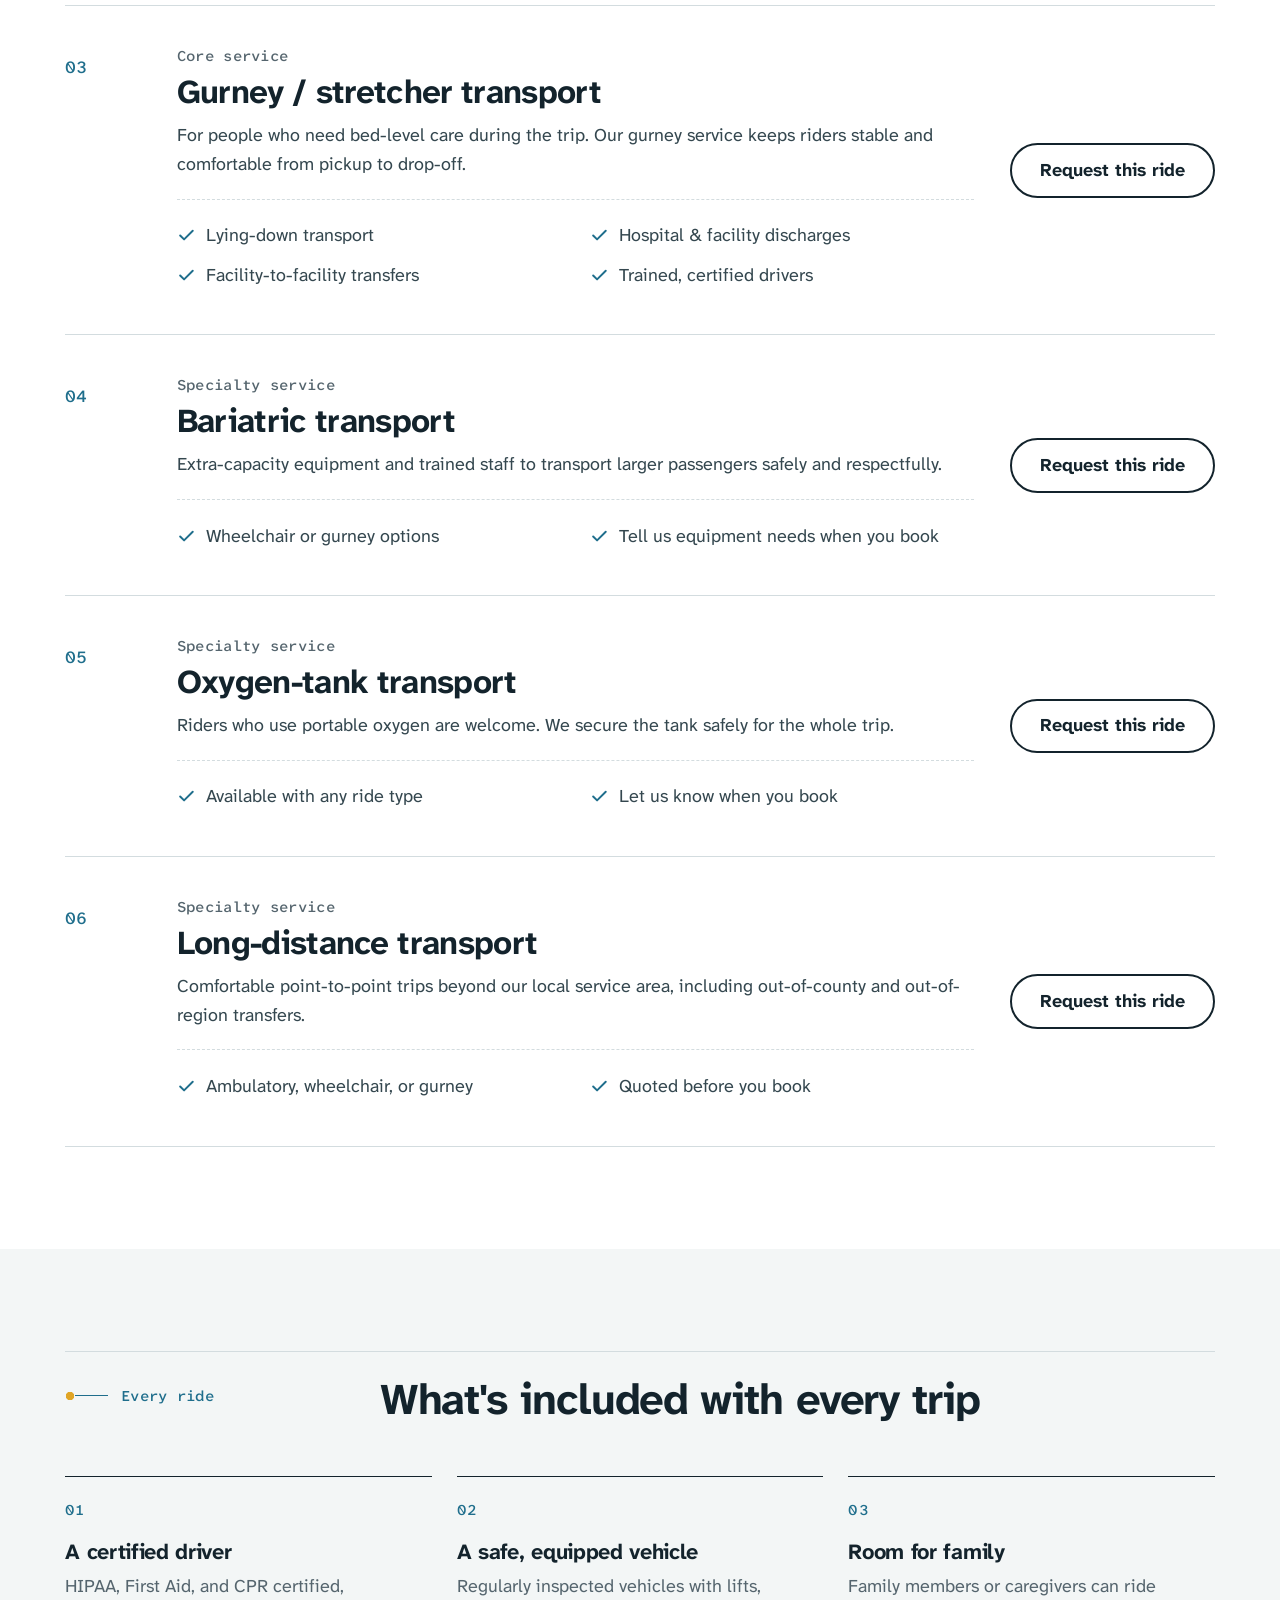
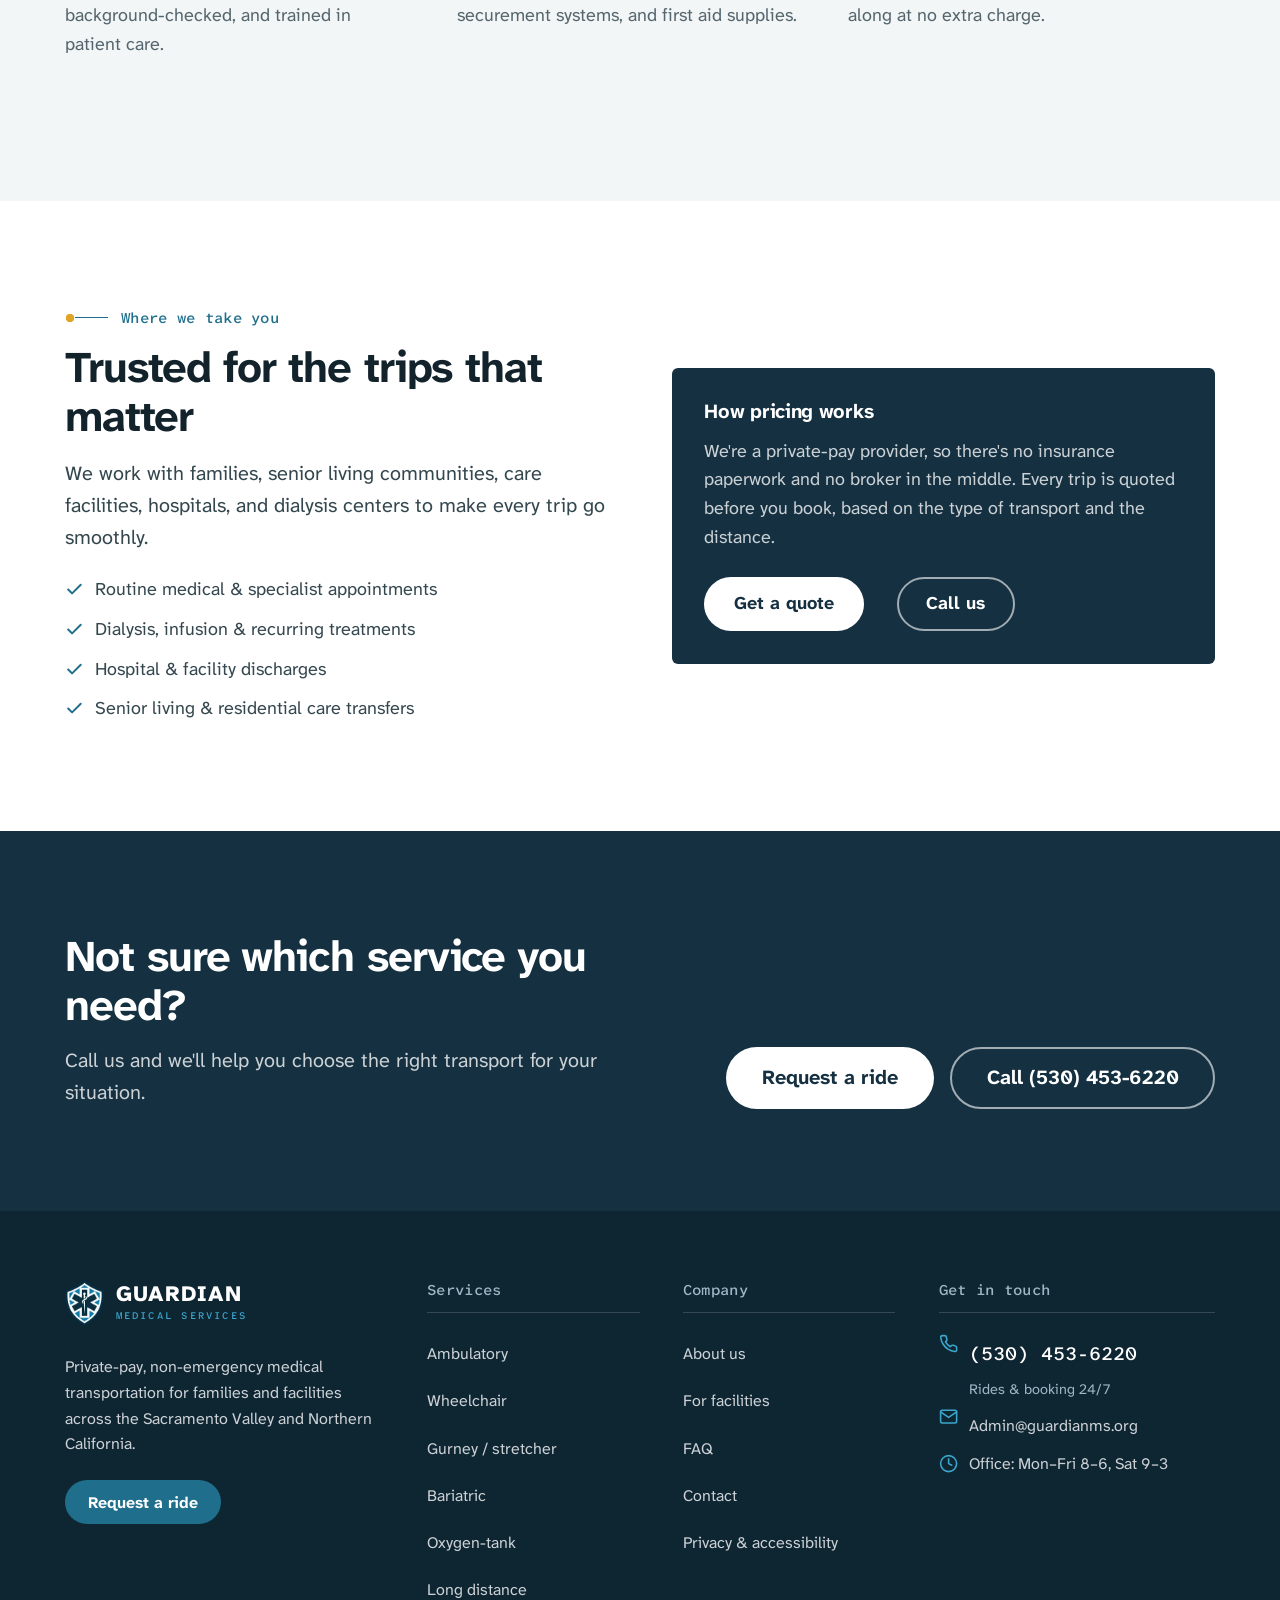
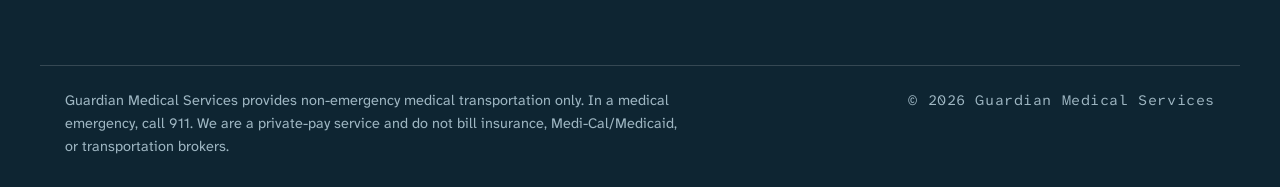
<file: services.html>
<!DOCTYPE html>
<html lang="en">
<head>
    <meta charset="UTF-8">
    <meta name="viewport" content="width=device-width, initial-scale=1.0">
    <title>Services – Wheelchair, Gurney, Ambulatory &amp; Bariatric Transport | Guardian Medical Services</title>
    <meta name="description" content="Ambulatory, wheelchair, gurney/stretcher, bariatric, oxygen-tank and long-distance medical transportation across Northern California. Private pay, certified drivers, booking 24/7.">
    <link rel="canonical" href="https://guardianms.org/services.html">
    <meta property="og:type" content="website">
    <meta property="og:site_name" content="Guardian Medical Services">
    <meta property="og:title" content="Medical Transportation Services | Guardian Medical Services">
    <meta property="og:description" content="Ambulatory, wheelchair, gurney, bariatric, oxygen-tank and long-distance transport across Northern California.">
    <meta property="og:url" content="https://guardianms.org/services.html">
    <meta property="og:image" content="https://guardianms.org/images/og-image.jpg">
    <meta property="og:image:width" content="1200">
    <meta property="og:image:height" content="630">
    <meta property="og:image:alt" content="Guardian Medical Services – rides 24/7, (530) 453-6220">
    <meta name="twitter:card" content="summary_large_image">
    <!-- HEAD:START -->
    <meta name="theme-color" content="#143041">
    <link rel="icon" href="/images/favicon.svg" type="image/svg+xml">
    <link rel="icon" href="/images/favicon-32.png" sizes="32x32" type="image/png">
    <link rel="apple-touch-icon" href="/images/apple-touch-icon.png">
    <link rel="manifest" href="/site.webmanifest">
    <link rel="preconnect" href="https://fonts.googleapis.com">
    <link rel="preconnect" href="https://fonts.gstatic.com" crossorigin>
    <link rel="stylesheet" href="https://fonts.googleapis.com/css2?family=Atkinson+Hyperlegible+Mono:wght@500&amp;family=Atkinson+Hyperlegible+Next:wght@400;500;700;800&amp;display=swap">
    <link rel="stylesheet" href="/css/style.css?v=7">
    <script>(function(d){d.classList.add('js');try{var s=localStorage.getItem('gms-text-size');if(s)d.setAttribute('data-text-size',s);}catch(e){}})(document.documentElement);</script>
    <!-- HEAD:END -->
    <script type="application/ld+json">
    {
        "@context": "https://schema.org",
        "@type": "BreadcrumbList",
        "itemListElement": [
            {"@type": "ListItem", "position": 1, "name": "Home", "item": "https://guardianms.org/"},
            {"@type": "ListItem", "position": 2, "name": "Services", "item": "https://guardianms.org/services.html"}
        ]
    }
    </script>
</head>
<body>
    <!-- HEADER:START -->
    <a class="skip-link" href="#main">Skip to main content</a>

    <div class="utility-bar">
        <div class="container utility-inner">
            <p class="utility-note">
                <svg class="icon" aria-hidden="true"><use href="/images/icons.svg#i-alert"/></svg>
                <span><span class="u-long">Non-emergency transportation. </span><strong>In an emergency, call 911.</strong></span>
            </p>
            <div class="text-size" role="group" aria-label="Text size">
                <span class="text-size-label" aria-hidden="true">Text size</span>
                <button type="button" data-text-size="" aria-pressed="true" aria-label="Normal text size">A</button>
                <button type="button" data-text-size="lg" aria-pressed="false" aria-label="Larger text size">A+</button>
                <button type="button" data-text-size="xl" aria-pressed="false" aria-label="Largest text size">A++</button>
            </div>
        </div>
    </div>

    <header class="site-header">
        <nav class="nav container" aria-label="Main">
            <a href="/" class="brand" aria-label="Guardian Medical Services home">
                <img src="/images/logo-icon.webp" alt="" width="46" height="55" class="brand-icon">
                <span class="wordmark"><span class="wm-main">GUARDIAN</span><span class="wm-sub">MEDICAL SERVICES</span></span>
            </a>

            <button class="nav-toggle" type="button" aria-expanded="false" aria-controls="site-menu">
                <span class="nav-toggle-bars" aria-hidden="true"><span></span><span></span><span></span></span>
                <span class="nav-toggle-text">Menu</span>
            </button>

            <div class="nav-menu" id="site-menu">
                <ul class="nav-links">
                    <li><a href="/services.html" data-nav="services" aria-current="page">Services</a></li>
                    <li><a href="/facilities.html" data-nav="facilities">For Facilities</a></li>
                    <li><a href="/about.html" data-nav="about">About</a></li>
                    <li><a href="/faq.html" data-nav="faq">FAQ</a></li>
                    <li><a href="/contact.html" data-nav="contact">Contact</a></li>
                </ul>
                <div class="nav-cta">
                    <a href="tel:+15304536220" class="nav-phone" data-track="call-header">
                        <svg class="icon" aria-hidden="true"><use href="/images/icons.svg#i-phone"/></svg>
                        <span><span class="nav-phone-label">Booking 24/7</span> (530) 453-6220</span>
                    </a>
                    <a href="/book.html" class="btn btn-primary btn-sm" data-nav="book">Request a ride</a>
                </div>
            </div>
        </nav>
    </header>
    <!-- HEADER:END -->

    <main id="main" tabindex="-1">
        <section class="page-hero">
            <div class="container">
                <nav class="breadcrumb" aria-label="Breadcrumb"><ol><li><a href="/">Home</a></li><li aria-current="page">Services</li></ol></nav>
                <h1>Transportation for every level of care</h1>
                <p>Whatever your mobility needs, we send the right vehicle and a trained, certified driver to get you there safely.</p>
                <div class="hero-actions">
                    <a href="/book.html" class="btn btn-primary btn-lg">Request a ride</a>
                    <a href="tel:+15304536220" class="phone-link" data-track="call-services-hero">
                        <span class="label">Or call, 24/7</span>
                        <span class="num">(530) 453-6220</span>
                    </a>
                </div>
            </div>
        </section>

        <section class="section" aria-labelledby="core-title">
            <div class="container">
                <div class="section-head">
                    <span class="eyebrow">Choose your ride</span>
                    <h2 id="core-title">Six ways we can help</h2>
                    <p class="lead">Not sure which fits? Choose "Not sure" when you request a ride and we'll help you decide.</p>
                </div>

                <div class="service-list">
                    <article class="service-row" id="ambulatory">
                        <span class="row-num" aria-hidden="true">01</span>
                        <div>
                            <span class="tag">Core service</span>
                            <h3>Ambulatory transport</h3>
                            <p>Safe, comfortable rides for people who can walk with little or no assistance, to and from medical appointments.</p>
                            <ul class="check-list">
                                <li><svg class="icon" aria-hidden="true"><use href="/images/icons.svg#i-check"/></svg> Door-to-door assistance</li>
                                <li><svg class="icon" aria-hidden="true"><use href="/images/icons.svg#i-check"/></svg> Appointments, therapy &amp; treatments</li>
                                <li><svg class="icon" aria-hidden="true"><use href="/images/icons.svg#i-check"/></svg> Round trips &amp; recurring rides</li>
                                <li><svg class="icon" aria-hidden="true"><use href="/images/icons.svg#i-check"/></svg> Family ride-along welcome</li>
                            </ul>
                        </div>
                        <a href="/book.html?service=ambulatory" class="btn btn-secondary">Request this ride</a>
                    </article>

                    <article class="service-row" id="wheelchair">
                        <span class="row-num" aria-hidden="true">02</span>
                        <div>
                            <span class="tag">Core service</span>
                            <h3>Wheelchair transport</h3>
                            <p>Specialized vehicles with wheelchair lifts and secure restraints, so riders travel safely and with dignity.</p>
                            <ul class="check-list">
                                <li><svg class="icon" aria-hidden="true"><use href="/images/icons.svg#i-check"/></svg> Lift-equipped vehicles</li>
                                <li><svg class="icon" aria-hidden="true"><use href="/images/icons.svg#i-check"/></svg> Secure wheelchair restraints</li>
                                <li><svg class="icon" aria-hidden="true"><use href="/images/icons.svg#i-check"/></svg> Drivers trained in patient care</li>
                                <li><svg class="icon" aria-hidden="true"><use href="/images/icons.svg#i-check"/></svg> Dialysis &amp; recurring schedules</li>
                            </ul>
                        </div>
                        <a href="/book.html?service=wheelchair" class="btn btn-secondary">Request this ride</a>
                    </article>

                    <article class="service-row" id="gurney">
                        <span class="row-num" aria-hidden="true">03</span>
                        <div>
                            <span class="tag">Core service</span>
                            <h3>Gurney / stretcher transport</h3>
                            <p>For people who need bed-level care during the trip. Our gurney service keeps riders stable and comfortable from pickup to drop-off.</p>
                            <ul class="check-list">
                                <li><svg class="icon" aria-hidden="true"><use href="/images/icons.svg#i-check"/></svg> Lying-down transport</li>
                                <li><svg class="icon" aria-hidden="true"><use href="/images/icons.svg#i-check"/></svg> Hospital &amp; facility discharges</li>
                                <li><svg class="icon" aria-hidden="true"><use href="/images/icons.svg#i-check"/></svg> Facility-to-facility transfers</li>
                                <li><svg class="icon" aria-hidden="true"><use href="/images/icons.svg#i-check"/></svg> Trained, certified drivers</li>
                            </ul>
                        </div>
                        <a href="/book.html?service=gurney" class="btn btn-secondary">Request this ride</a>
                    </article>

                    <article class="service-row" id="bariatric">
                        <span class="row-num" aria-hidden="true">04</span>
                        <div>
                            <span class="tag">Specialty service</span>
                            <h3>Bariatric transport</h3>
                            <p>Extra-capacity equipment and trained staff to transport larger passengers safely and respectfully.</p>
                            <ul class="check-list">
                                <li><svg class="icon" aria-hidden="true"><use href="/images/icons.svg#i-check"/></svg> Wheelchair or gurney options</li>
                                <li><svg class="icon" aria-hidden="true"><use href="/images/icons.svg#i-check"/></svg> Tell us equipment needs when you book</li>
                            </ul>
                        </div>
                        <a href="/book.html?service=bariatric" class="btn btn-secondary">Request this ride</a>
                    </article>

                    <article class="service-row" id="oxygen">
                        <span class="row-num" aria-hidden="true">05</span>
                        <div>
                            <span class="tag">Specialty service</span>
                            <h3>Oxygen-tank transport</h3>
                            <p>Riders who use portable oxygen are welcome. We secure the tank safely for the whole trip.</p>
                            <ul class="check-list">
                                <li><svg class="icon" aria-hidden="true"><use href="/images/icons.svg#i-check"/></svg> Available with any ride type</li>
                                <li><svg class="icon" aria-hidden="true"><use href="/images/icons.svg#i-check"/></svg> Let us know when you book</li>
                            </ul>
                        </div>
                        <a href="/book.html?service=oxygen" class="btn btn-secondary">Request this ride</a>
                    </article>

                    <article class="service-row" id="long-distance">
                        <span class="row-num" aria-hidden="true">06</span>
                        <div>
                            <span class="tag">Specialty service</span>
                            <h3>Long-distance transport</h3>
                            <p>Comfortable point-to-point trips beyond our local service area, including out-of-county and out-of-region transfers.</p>
                            <ul class="check-list">
                                <li><svg class="icon" aria-hidden="true"><use href="/images/icons.svg#i-check"/></svg> Ambulatory, wheelchair, or gurney</li>
                                <li><svg class="icon" aria-hidden="true"><use href="/images/icons.svg#i-check"/></svg> Quoted before you book</li>
                            </ul>
                        </div>
                        <a href="/book.html?service=long-distance" class="btn btn-secondary">Request this ride</a>
                    </article>
                </div>
            </div>
        </section>

        <section class="section section-alt" aria-labelledby="included-title">
            <div class="container">
                <div class="section-head">
                    <span class="eyebrow">Every ride</span>
                    <h2 id="included-title">What's included with every trip</h2>
                </div>
                <div class="grid grid-3">
                    <div class="card">
                        <h3>A certified driver</h3>
                        <p>HIPAA, First Aid, and CPR certified, background-checked, and trained in patient care.</p>
                    </div>
                    <div class="card">
                        <h3>A safe, equipped vehicle</h3>
                        <p>Regularly inspected vehicles with lifts, securement systems, and first aid supplies.</p>
                    </div>
                    <div class="card">
                        <h3>Room for family</h3>
                        <p>Family members or caregivers can ride along at no extra charge.</p>
                    </div>
                </div>
            </div>
        </section>

        <section class="section" aria-labelledby="who-title">
            <div class="container split split-center">
                <div>
                    <span class="eyebrow">Where we take you</span>
                    <h2 id="who-title" class="h2">Trusted for the trips that matter</h2>
                    <p class="lead">We work with families, senior living communities, care facilities, hospitals, and dialysis centers to make every trip go smoothly.</p>
                    <ul class="check-list">
                        <li><svg class="icon" aria-hidden="true"><use href="/images/icons.svg#i-check"/></svg> Routine medical &amp; specialist appointments</li>
                        <li><svg class="icon" aria-hidden="true"><use href="/images/icons.svg#i-check"/></svg> Dialysis, infusion &amp; recurring treatments</li>
                        <li><svg class="icon" aria-hidden="true"><use href="/images/icons.svg#i-check"/></svg> Hospital &amp; facility discharges</li>
                        <li><svg class="icon" aria-hidden="true"><use href="/images/icons.svg#i-check"/></svg> Senior living &amp; residential care transfers</li>
                    </ul>
                </div>
                <div class="panel">
                    <h3>How pricing works</h3>
                    <p>We're a private-pay provider, so there's no insurance paperwork and no broker in the middle. Every trip is quoted before you book, based on the type of transport and the distance.</p>
                    <div class="hero-actions">
                        <a href="/book.html" class="btn btn-light">Get a quote</a>
                        <a href="tel:+15304536220" class="btn btn-ghost" data-track="call-pricing">Call us</a>
                    </div>
                </div>
            </div>
        </section>

        <section class="section cta" aria-labelledby="cta-title">
            <div class="container">
                <h2 id="cta-title">Not sure which service you need?</h2>
                <p>Call us and we'll help you choose the right transport for your situation.</p>
                <div class="cta-actions">
                    <a href="/book.html" class="btn btn-light btn-lg">Request a ride</a>
                    <a href="tel:+15304536220" class="btn btn-ghost btn-lg" data-track="call-cta">Call (530) 453-6220</a>
                </div>
            </div>
        </section>
    </main>

    <!-- FOOTER:START -->
    <footer class="site-footer">
        <div class="container footer-grid">
            <div class="footer-brand">
                <a href="/" class="brand brand-light" aria-label="Guardian Medical Services home">
                    <img src="/images/logo-icon.webp" alt="" width="46" height="55" class="brand-icon" loading="lazy">
                    <span class="wordmark"><span class="wm-main">GUARDIAN</span><span class="wm-sub">MEDICAL SERVICES</span></span>
                </a>
                <p>Private-pay, non-emergency medical transportation for families and facilities across the Sacramento Valley and Northern California.</p>
                <a href="/book.html" class="btn btn-primary btn-sm">Request a ride</a>
            </div>

            <div class="footer-col">
                <h2 class="footer-heading">Services</h2>
                <ul>
                    <li><a href="/services.html#ambulatory">Ambulatory</a></li>
                    <li><a href="/services.html#wheelchair">Wheelchair</a></li>
                    <li><a href="/services.html#gurney">Gurney / stretcher</a></li>
                    <li><a href="/services.html#bariatric">Bariatric</a></li>
                    <li><a href="/services.html#oxygen">Oxygen-tank</a></li>
                    <li><a href="/services.html#long-distance">Long distance</a></li>
                </ul>
            </div>

            <div class="footer-col">
                <h2 class="footer-heading">Company</h2>
                <ul>
                    <li><a href="/about.html">About us</a></li>
                    <li><a href="/facilities.html">For facilities</a></li>
                    <li><a href="/faq.html">FAQ</a></li>
                    <li><a href="/contact.html">Contact</a></li>
                    <li><a href="/privacy.html">Privacy &amp; accessibility</a></li>
                </ul>
            </div>

            <div class="footer-col">
                <h2 class="footer-heading">Get in touch</h2>
                <ul class="footer-contact">
                    <li>
                        <svg class="icon" aria-hidden="true"><use href="/images/icons.svg#i-phone"/></svg>
                        <span><a href="tel:+15304536220" data-track="call-footer">(530) 453-6220</a><br><small>Rides &amp; booking 24/7</small></span>
                    </li>
                    <li>
                        <svg class="icon" aria-hidden="true"><use href="/images/icons.svg#i-mail"/></svg>
                        <a href="mailto:Admin@guardianms.org">Admin@guardianms.org</a>
                    </li>
                    <li>
                        <svg class="icon" aria-hidden="true"><use href="/images/icons.svg#i-clock"/></svg>
                        <span>Office: Mon&ndash;Fri 8&ndash;6, Sat 9&ndash;3</span>
                    </li>
                </ul>
            </div>
        </div>

        <div class="container footer-bottom">
            <p class="disclaimer">Guardian Medical Services provides non-emergency medical transportation only. In a medical emergency, call 911. We are a private-pay service and do not bill insurance, Medi-Cal/Medicaid, or transportation brokers.</p>
            <p class="copyright">&copy; <span id="year">2026</span> Guardian Medical Services</p>
        </div>
    </footer>

    <div class="mobile-actions">
        <a href="tel:+15304536220" class="mobile-action mobile-action-call" data-track="call-sticky">
            <svg class="icon" aria-hidden="true"><use href="/images/icons.svg#i-phone"/></svg>
            <span><strong>Call Now</strong><small>(530) 453-6220</small></span>
        </a>
        <a href="/book.html" class="mobile-action mobile-action-book">
            <svg class="icon" aria-hidden="true"><use href="/images/icons.svg#i-calendar"/></svg>
            <span><strong>Request a ride</strong></span>
        </a>
    </div>

    <script src="/js/main.js?v=7" defer></script>
    <!-- FOOTER:END -->
</body>
</html>
</file>
<file: css/style.css>
/* ============================================================
   Guardian Medical Services — Stylesheet
   Direction: "Wayfinding + editorial". Transit-signage clarity:
   Atkinson Hyperlegible Next for reading, Atkinson Hyperlegible
   Mono as the "data voice" (labels, phone, counties, steps),
   hairline rules instead of boxes, and one signature motif:
   the route line (dot → line → shield).
   Base text is 18px (html 112.5%); the text-size control scales
   everything via rem. Pure CSS, no frameworks.
   ============================================================ */

/* ---------- Reset ---------- */
*,
*::before,
*::after { margin: 0; padding: 0; box-sizing: border-box; }

/* ---------- Design tokens ---------- */
:root {
    /* Brand */
    --navy:        #143041;
    --navy-deep:   #0e2532;
    --blue:        #2c87a8;   /* decorative only (fails AA as small text) */
    --blue-ink:    #1f6e8c;   /* links, labels, buttons: 5.7:1 on white, 5.3:1 on paper */
    --blue-ink-dk: #185a73;   /* hover */
    --blue-light:  #3ba6cb;   /* accents on navy: 4.9:1 */
    --signal:      #e0a526;   /* route-line "pickup" dot only. Never text on light. */

    /* Neutrals */
    --white:       #ffffff;
    --paper:       #f3f6f6;   /* cool off-white sections */
    --tint:        #eef5f8;   /* selected states */
    --ink:         #13232c;   /* headings */
    --text:        #34474f;
    --text-muted:  #55656e;   /* 5.6:1 on paper */
    --rule:        #d3dcdf;   /* hairlines */
    --rule-strong: #73878f;   /* form borders: 3.8:1 (non-text 3:1) */
    --on-dark:     #cbd1d5;   /* body text on navy */
    --on-dark-muted: #9fb7c3; /* labels on navy: 6.5:1 */
    --rule-dark:   rgba(255, 255, 255, 0.16);

    /* Status */
    --success:     #1c6b3a;
    --success-bg:  #e7f6ec;
    --error:       #b42318;
    --error-bg:    #fdecea;

    /* Type (rem; 1rem = 18px at default size) */
    --font-sans: 'Atkinson Hyperlegible Next', 'Segoe UI', system-ui, sans-serif;
    --font-mono: 'Atkinson Hyperlegible Mono', ui-monospace, 'SF Mono', Menlo, monospace;
    --fs-label: 0.83rem;   /* ~15px mono labels */
    --fs-xs:  0.8rem;
    --fs-sm:  0.89rem;
    --fs-md:  1.11rem;
    --fs-lg:  1.4rem;
    --fs-h3:  1.35rem;
    --fs-h2:  clamp(1.85rem, 3.4vw, 2.85rem);
    --fs-h1:  clamp(2.15rem, 4.2vw, 3.35rem);
    --fs-h1-sub: clamp(2.05rem, 4.4vw, 3.5rem);

    /* Space */
    --space-section: clamp(3.75rem, 8vw, 6.5rem);
    --gap:     1.4rem;

    /* System */
    --radius:    6px;
    --radius-sm: 4px;
    --maxw:      1200px;
    --nav-h:     80px;
    --mobile-bar-h: 0px;
    --ease:      cubic-bezier(0.4, 0, 0.2, 1);
}

/* Text-size control (A / A+ / A++) */
html { font-size: 112.5%; }
html[data-text-size="lg"] { font-size: 125%; }
html[data-text-size="xl"] { font-size: 137.5%; }

/* ---------- Base ---------- */
html {
    scroll-behavior: smooth;
    scroll-padding-top: calc(var(--header-h, var(--nav-h)) + 1rem);
    scroll-padding-bottom: calc(var(--mobile-bar-h) + 1rem);
    -webkit-text-size-adjust: 100%;
}
body {
    font-family: var(--font-sans);
    font-size: 1rem;
    line-height: 1.6;
    color: var(--text);
    background: var(--white);
    -webkit-font-smoothing: antialiased;
    overflow-x: hidden;
}
h1, h2, h3, h4 {
    overflow-wrap: break-word;
    font-family: var(--font-sans);
    color: var(--ink);
    line-height: 1.12;
    font-weight: 700;
    letter-spacing: -0.015em;
}
p { max-width: 68ch; }
p + p { margin-top: 0.9rem; }
a { color: var(--blue-ink); text-underline-offset: 3px; text-decoration-thickness: 1px; }
a:hover { color: var(--blue-ink-dk); text-decoration-thickness: 2px; }
img { max-width: 100%; height: auto; display: block; }
strong { color: var(--ink); font-weight: 700; }
small { font-size: var(--fs-sm); }

.icon {
    width: 1.2em;
    height: 1.2em;
    flex-shrink: 0;
    fill: none;
    stroke: currentColor;
    stroke-width: 2;
    stroke-linecap: round;
    stroke-linejoin: round;
}

/* ---------- Utilities ---------- */
.container { max-width: var(--maxw); margin: 0 auto; padding: 0 1.4rem; }
.sr-only {
    position: absolute !important; width: 1px; height: 1px;
    padding: 0; margin: -1px; overflow: hidden; clip: rect(0 0 0 0);
    white-space: nowrap; border: 0;
}
.skip-link {
    position: absolute; left: 1rem; top: -100px; z-index: 2000;
    background: var(--navy); color: #fff; padding: 0.8rem 1.2rem;
    border-radius: var(--radius-sm); font-weight: 700; text-decoration: none;
}
.skip-link:focus { top: 1rem; color: #fff; }
.mt-lg { margin-top: 2.4rem; }
.nowrap { white-space: nowrap; }

/* Mono "data voice" label */
.label {
    display: block;
    font: 500 var(--fs-label)/1.35 var(--font-mono);
    letter-spacing: 0.02em;
    color: var(--text-muted);
}

/* Route-line label: amber dot, hairline, text.  ●── SERVICES */
.eyebrow {
    display: inline-flex; align-items: center; gap: 0.7rem; margin-bottom: 0.9rem;
    font: 500 var(--fs-label)/1.35 var(--font-mono);
    letter-spacing: 0.02em;
    color: var(--blue-ink);
}
.eyebrow::before {
    content: ""; flex-shrink: 0; width: 2.4rem; height: 10px;
    background:
        radial-gradient(circle at 5px 5px, var(--signal) 4px, transparent 4.5px),
        linear-gradient(currentColor, currentColor) 10px 50% / calc(100% - 10px) 1px no-repeat;
}

/* ---------- Buttons ---------- */
.btn {
    display: inline-flex;
    align-items: center;
    justify-content: center;
    gap: 0.55rem;
    min-height: 50px;
    padding: 0.8rem 1.55rem;
    font-family: var(--font-sans);
    font-weight: 700;
    font-size: 1rem;
    line-height: 1.2;
    border-radius: 999px;
    border: 2px solid transparent;
    cursor: pointer;
    text-decoration: none;
    transition: background-color 0.2s var(--ease), color 0.2s var(--ease), border-color 0.2s var(--ease);
}
.btn:hover { text-decoration: none; }
.btn .icon { width: 1.15em; height: 1.15em; }
.btn-primary { background: var(--blue-ink); color: #fff; }
.btn-primary:hover { background: var(--navy); color: #fff; }
.btn-secondary { background: transparent; color: var(--ink); border-color: var(--ink); }
.btn-secondary:hover { background: var(--ink); color: #fff; }
.btn-light { background: #fff; color: var(--navy); }
.btn-light:hover { background: var(--tint); color: var(--navy); }
.btn-ghost { background: transparent; color: #fff; border-color: rgba(255, 255, 255, 0.6); }
.btn-ghost:hover { background: #fff; color: var(--navy); border-color: #fff; }
.btn-sm { min-height: 44px; padding: 0.55rem 1.15rem; font-size: var(--fs-sm); }
.btn-lg { min-height: 56px; padding: 0.95rem 1.9rem; font-size: var(--fs-md); }
.btn-block { width: 100%; }
.btn[disabled] { opacity: 0.65; cursor: wait; }

.link-arrow {
    display: inline-flex; align-items: center; gap: 0.45rem;
    font-weight: 700; text-decoration: none;
}
.link-arrow .icon { transition: transform 0.2s var(--ease); }
.link-arrow:hover .icon { transform: translateX(4px); }

/* ============================================================
   Utility bar + header
   ============================================================ */
.utility-bar { background: var(--navy-deep); color: var(--on-dark); font-size: var(--fs-sm); }
.utility-inner {
    display: flex; flex-wrap: wrap; align-items: center; justify-content: space-between;
    gap: 0.4rem 1.2rem; padding-top: 0.3rem; padding-bottom: 0.3rem;
}
.utility-note { display: flex; align-items: center; gap: 0.5rem; max-width: none; }
.utility-note .icon { color: #ffb4a8; }
.utility-note strong { color: #fff; }
.text-size { display: flex; align-items: center; gap: 0.3rem; }
.text-size-label {
    margin-right: 0.4rem;
    font: 500 var(--fs-label) var(--font-mono); letter-spacing: 0.02em;
    color: var(--on-dark-muted);
}
.text-size button {
    min-width: 44px; min-height: 40px; padding: 0 0.5rem;
    font: 700 var(--fs-sm) var(--font-sans);
    color: #fff; background: transparent;
    border: 1px solid rgba(255, 255, 255, 0.35); border-radius: var(--radius-sm); cursor: pointer;
}
.text-size button[aria-pressed="true"] { background: #fff; color: var(--navy); border-color: #fff; }
.text-size button:hover { border-color: #fff; }

.site-header {
    position: sticky; top: 0; z-index: 1000;
    background: #fff;
    border-bottom: 1px solid var(--rule);
    transition: box-shadow 0.25s var(--ease);
}
.site-header.scrolled { box-shadow: 0 1px 0 var(--rule), 0 8px 24px -16px rgba(14, 37, 50, 0.35); }
.nav {
    display: flex; flex-wrap: wrap; align-items: center; justify-content: space-between;
    gap: 0.5rem 1.5rem; min-height: var(--nav-h); padding-top: 0.5rem; padding-bottom: 0.5rem;
}
.brand { display: inline-flex; align-items: center; gap: 0.65rem; text-decoration: none; }
.brand-icon { width: auto; height: 46px; }
.wordmark { font-family: var(--font-sans); font-weight: 800; line-height: 1; color: var(--navy); }
.wm-main { display: block; font-size: 1.22rem; letter-spacing: 0.06em; }
.wm-sub {
    display: block; margin-top: 4px;
    font: 500 0.56rem var(--font-mono); letter-spacing: 0.22em; color: var(--blue-ink);
}
.brand-light .wordmark { color: #fff; }
.brand-light .wm-sub { color: var(--blue-light); }

.nav-menu { display: flex; flex-wrap: wrap; align-items: center; gap: 0.5rem 1.8rem; }
.nav-links { display: flex; flex-wrap: wrap; align-items: center; gap: 0.2rem 1.5rem; list-style: none; }
.nav-links a {
    display: inline-block; padding: 0.5rem 0;
    font-weight: 500; font-size: 0.97rem; color: var(--ink);
    text-decoration: none; border-bottom: 2px solid transparent;
}
.nav-links a:hover { color: var(--blue-ink); border-bottom-color: currentColor; }
.nav-links a[aria-current="page"] { color: var(--blue-ink); border-bottom-color: var(--blue-ink); }
.nav-cta { display: flex; align-items: center; gap: 1.2rem; }
.nav-phone {
    display: inline-flex; align-items: center; gap: 0.6rem;
    font: 500 1rem/1.15 var(--font-mono); color: var(--ink); text-decoration: none;
    padding-left: 1.2rem; border-left: 1px solid var(--rule);
}
.nav-phone .icon { width: 1.25rem; height: 1.25rem; color: var(--blue-ink); }
.nav-phone-label {
    display: block; margin-bottom: 2px;
    font: 500 0.75rem var(--font-mono); letter-spacing: 0.02em;
    color: var(--text-muted);
}
.nav-phone:hover { color: var(--blue-ink); }

.nav-toggle {
    display: none; align-items: center; gap: 0.5rem;
    min-height: 48px; padding: 0 0.9rem;
    font: 700 var(--fs-sm) var(--font-sans); color: var(--navy);
    background: #fff; border: 1px solid var(--rule-strong); border-radius: 999px; cursor: pointer;
}
.nav-toggle-bars { display: inline-flex; flex-direction: column; gap: 4px; }
.nav-toggle-bars span { width: 20px; height: 2px; background: var(--navy); border-radius: 2px; transition: transform 0.25s var(--ease), opacity 0.2s; }
.nav-toggle[aria-expanded="true"] .nav-toggle-bars span:nth-child(1) { transform: translateY(6px) rotate(45deg); }
.nav-toggle[aria-expanded="true"] .nav-toggle-bars span:nth-child(2) { opacity: 0; }
.nav-toggle[aria-expanded="true"] .nav-toggle-bars span:nth-child(3) { transform: translateY(-6px) rotate(-45deg); }

/* ============================================================
   Sections
   ============================================================ */
.section { padding: var(--space-section) 0; position: relative; }
.section-alt { background: var(--paper); }
.lead { font-size: var(--fs-md); color: var(--text); }

/* Split section head: label column + title column, under a hairline */
.section-head {
    display: grid; grid-template-columns: minmax(0, 3fr) minmax(0, 9fr); column-gap: 2rem;
    padding-top: 1.3rem; margin-bottom: clamp(2.2rem, 4vw, 3.2rem);
    border-top: 1px solid var(--rule);
}
.section-head .eyebrow { grid-column: 1; grid-row: 1 / span 3; align-self: start; margin: 0.55rem 0 1rem; }
.section-head > :not(.eyebrow) { grid-column: 2; }
.section-head h2, .h2 { font-size: var(--fs-h2); letter-spacing: -0.025em; }
.section-head h2 { max-width: 24ch; }
.section-head .lead { margin-top: 0.9rem; max-width: 56ch; color: var(--text-muted); }
.h2 { margin-bottom: 0.9rem; }

/* ============================================================
   Home hero
   ============================================================ */
.hero {
    background: var(--paper);
    padding: clamp(1.8rem, 3.4vw, 2.8rem) 0 0;
    border-bottom: 1px solid var(--rule);
}
.hero-grid {
    display: grid; grid-template-columns: minmax(0, 3fr) minmax(0, 2fr);
    gap: clamp(2rem, 5vw, 4.5rem); align-items: center;
}
.hero h1 {
    font-size: var(--fs-h1); font-weight: 800; line-height: 1.02; letter-spacing: -0.035em;
    color: var(--ink);
}
.hero h1 .hl { color: var(--blue-ink); }
.hero-lead { margin-top: 1.2rem; font-size: 1.22rem; line-height: 1.55; max-width: 38ch; color: var(--text); }
.hero-actions { display: flex; flex-wrap: wrap; align-items: center; gap: 1rem 1.8rem; margin-top: 1.6rem; }
.phone-link {
    display: inline-flex; flex-direction: column; gap: 0.15rem;
    font: 500 1.4rem/1.1 var(--font-mono); color: var(--ink); text-decoration: none;
}
.phone-link .label { font-size: var(--fs-label); }
.hero-trust { display: none; }
.phone-link:hover { color: var(--blue-ink); }
.phone-link:hover .num { text-decoration: underline; text-decoration-thickness: 2px; }

/* Ticket: "Your ride" route card */
.ticket {
    position: relative; background: #fff; color: var(--text);
    border: 1px solid var(--rule); border-radius: var(--radius);
    box-shadow: 0 34px 60px -38px rgba(14, 37, 50, 0.55);
}
.ticket-head {
    position: relative; display: flex; align-items: center; justify-content: space-between; gap: 1rem;
    padding: 0.75rem 1.5rem; border-bottom: 1px dashed var(--rule-strong);
}
/* perforation notches */
.ticket-head::before, .ticket-head::after {
    content: ""; position: absolute; bottom: -9px; width: 18px; height: 18px; border-radius: 50%;
    background: var(--paper); border: 1px solid var(--rule);
}
.ticket-head::before { left: -10px; clip-path: inset(0 0 0 50%); }
.ticket-head::after { right: -10px; clip-path: inset(0 50% 0 0); }
.ticket-head h2 { font: 500 var(--fs-label)/1.3 var(--font-mono); letter-spacing: 0.02em; color: var(--ink); }
.ticket-head .icon { width: 1.4rem; height: 1.4rem; color: var(--navy); }
.ticket-foot {
    display: flex; flex-wrap: wrap; align-items: baseline; justify-content: space-between; gap: 0.4rem 1rem;
    padding: 1rem 1.5rem; border-top: 1px solid var(--rule); background: var(--paper);
    border-radius: 0 0 var(--radius) var(--radius);
}
.ticket-foot { align-items: center; padding-top: 0.6rem; padding-bottom: 0.6rem; }
.ticket-foot .link-arrow { min-height: 44px; white-space: nowrap; }

/* Route stops (vertical route line) */
.stops { list-style: none; padding: 1.1rem 1.5rem 0.3rem; }
.stop { position: relative; display: grid; grid-template-columns: 1.6rem 1fr; gap: 1rem; padding-bottom: 0.8rem; }
.stop::before {
    content: ""; position: absolute; left: calc(0.8rem - 1px); top: 1.3rem; bottom: 0.1rem;
    width: 2px; background: var(--navy);
}
.stop:last-child::before { display: none; }
.stop-mark { position: relative; z-index: 1; display: grid; place-items: center; width: 1.6rem; height: 1.6rem; }
.stop-mark::before {
    content: ""; width: 0.85rem; height: 0.85rem; border-radius: 50%;
    background: #fff; border: 2px solid var(--navy);
}
.stop:first-child .stop-mark::before {
    background: var(--signal); border-color: var(--navy);
    box-shadow: 0 0 0 4px rgba(224, 165, 38, 0.25);
}
.stop-mark .icon { width: 1.35rem; height: 1.35rem; color: var(--navy); }
.stop-mark-end::before { display: none; }
.stop .label { color: var(--blue-ink); margin-bottom: 0.1rem; }
.stop h3 { font-size: 1.05rem; margin-bottom: 0.15rem; }
.stop p { font-size: var(--fs-sm); line-height: 1.45; color: var(--text-muted); }

/* Spec row: credentials as a ruled spec sheet */
.spec-row {
    list-style: none; display: grid; grid-template-columns: repeat(5, minmax(0, 1fr));
    margin-top: clamp(1.8rem, 3vw, 2.4rem); border-top: 1px solid var(--rule);
}
.spec-row li { padding: 1.1rem 1.2rem 1.4rem; border-left: 1px solid var(--rule); }
.spec-row li:first-child { padding-left: 0; border-left: 0; }
.spec-row .label { margin-bottom: 0.3rem; }
.spec-row strong { display: block; font-size: 1rem; line-height: 1.3; }

/* ============================================================
   Ruled columns (audience paths, numbered cells)
   ============================================================ */
.ruled-cols { display: grid; grid-template-columns: repeat(3, minmax(0, 1fr)); border-top: 2px solid var(--ink); }
.ruled-col {
    position: relative; display: flex; flex-direction: column;
    padding: 1.6rem 1.8rem 1.9rem; border-left: 1px solid var(--rule);
}
.ruled-col:first-child { padding-left: 0; border-left: 0; }
.ruled-col .label { margin-bottom: 1.6rem; }
.ruled-col h3 { font-size: var(--fs-h3); margin-bottom: 0.55rem; }
.ruled-col p { color: var(--text-muted); }
.ruled-col .link-arrow { margin-top: auto; padding-top: 1.2rem; }
.ruled-col:hover h3 { color: var(--blue-ink); }
.ruled-col:hover .link-arrow .icon { transform: translateX(4px); }
/* Make a whole block clickable from its main link */
.card-link-cover::after { content: ""; position: absolute; inset: 0; }

/* Cards (subpages): numbered, ruled cells rather than boxes */
.grid { display: grid; gap: 0 var(--gap); counter-reset: cell; }
.grid-3 { grid-template-columns: repeat(3, minmax(0, 1fr)); }
.card {
    position: relative; display: flex; flex-direction: column;
    padding: 1.3rem 1.2rem 2.2rem 0;
    border-top: 1px solid var(--ink);
}
.card::before {
    counter-increment: cell; content: counter(cell, decimal-leading-zero) / "";
    display: block; margin-bottom: 1.1rem;
    font: 500 var(--fs-label) var(--font-mono); letter-spacing: 0.08em; color: var(--blue-ink);
}
.card h3 { font-size: 1.2rem; margin-bottom: 0.45rem; }
.card p { color: var(--text-muted); }
.card .link-arrow { margin-top: auto; padding-top: 1rem; }

.check-list { list-style: none; margin-top: 0.9rem; }
.check-list li { display: flex; align-items: flex-start; gap: 0.6rem; padding: 0.3rem 0; }
.check-list .icon { width: 1.05em; height: 1.05em; color: var(--blue-ink); margin-top: 0.28em; }

/* ============================================================
   Services index (numbered, ruled)
   ============================================================ */
.index-group + .index-group { margin-top: 2.8rem; }
.index-group > .label { margin-bottom: 0.7rem; }
.index-list { list-style: none; border-top: 2px solid var(--ink); }
.index-list li { border-bottom: 1px solid var(--rule); }
.index-row {
    display: grid; grid-template-columns: 4.2rem minmax(0, 1fr) minmax(0, 1.25fr) 2.8rem;
    align-items: center; gap: 1.4rem; padding: 1.45rem 0.4rem;
    color: inherit; text-decoration: none; transition: background-color 0.2s var(--ease);
}
.index-num { font: 500 0.95rem var(--font-mono); color: var(--blue-ink); }
.index-name { font-size: clamp(1.35rem, 2.4vw, 1.75rem); font-weight: 700; letter-spacing: -0.02em; color: var(--ink); line-height: 1.15; }
.index-desc { color: var(--text-muted); }
.index-go {
    display: grid; place-items: center; width: 2.8rem; height: 2.8rem; border-radius: 50%;
    border: 1px solid var(--rule-strong); color: var(--ink);
    transition: background-color 0.2s var(--ease), color 0.2s var(--ease), transform 0.2s var(--ease);
}
.index-row:hover { background: #fff; color: inherit; }
.index-row:hover .index-name { color: var(--blue-ink); }
.index-row:hover .index-go { background: var(--navy); border-color: var(--navy); color: #fff; transform: translateX(4px); }
.section-alt .index-row:hover { background: #fff; }

/* ============================================================
   Statement + numbered 2×2 (Why private pay)
   ============================================================ */
.statement-grid { display: grid; grid-template-columns: minmax(0, 5fr) minmax(0, 7fr); gap: clamp(2rem, 5vw, 5rem); align-items: start; }
.statement {
    font-size: clamp(2rem, 3.6vw, 3rem); font-weight: 800; line-height: 1.05; letter-spacing: -0.03em;
    color: var(--ink);
}
.statement span { display: block; color: var(--blue-ink); }
.statement-note { margin-top: 1.4rem; color: var(--text-muted); max-width: 36ch; }
.numbered { list-style: none; display: grid; grid-template-columns: repeat(2, minmax(0, 1fr)); border-top: 2px solid var(--ink); }
.numbered li { padding: 1.4rem 1.6rem 1.8rem 0; border-bottom: 1px solid var(--rule); }
.numbered li:nth-child(even) { padding: 1.4rem 0 1.8rem 1.6rem; border-left: 1px solid var(--rule); }
.numbered .label { color: var(--blue-ink); margin-bottom: 0.9rem; }
.numbered h3 { font-size: 1.2rem; margin-bottom: 0.4rem; }
.numbered p { color: var(--text-muted); }

/* ============================================================
   Departure board (service area)
   ============================================================ */
.board-section { background: var(--navy-deep); color: var(--on-dark); }
.board-section .section-head { border-top-color: var(--rule-dark); }
.board-section .eyebrow { color: var(--blue-light); }
.board-section h2 { color: #fff; }
.board-section .section-head .lead { color: var(--on-dark); }
.board-wrap { border: 1px solid var(--rule-dark); border-radius: var(--radius); overflow: hidden; }
.board-bar {
    max-width: none; display: flex; flex-wrap: wrap; justify-content: space-between; gap: 0.4rem 1.5rem;
    padding: 0.85rem 1.2rem; background: rgba(255, 255, 255, 0.04); border-bottom: 1px solid var(--rule-dark);
    font: 500 var(--fs-label) var(--font-mono); letter-spacing: 0.02em; color: var(--on-dark-muted);
}
.board-bar .live { display: inline-flex; align-items: center; gap: 0.55rem; color: #fff; }
.board-bar .live::before { content: ""; width: 8px; height: 8px; border-radius: 50%; background: var(--signal); }
.board { width: 100%; border-collapse: collapse; font-family: var(--font-mono); }
.board thead th {
    text-transform: uppercase; letter-spacing: 0.08em;
    padding: 0.7rem 1.2rem; text-align: left; font-weight: 500; font-size: var(--fs-label);
    letter-spacing: 0.1em; color: var(--on-dark-muted); border-bottom: 1px solid var(--rule-dark);
}
.board tbody th, .board td { padding: 0.6rem 1.2rem; text-align: left; font-weight: 500; border-bottom: 1px solid rgba(255, 255, 255, 0.08); vertical-align: top; font-size: 0.95rem; }
.board tbody tr:last-child > * { border-bottom: 0; }
.board .b-county { color: #fff; font-weight: 500; white-space: nowrap; text-transform: uppercase; letter-spacing: 0.06em; }
.board .b-county::before {
    content: ""; display: inline-block; width: 7px; height: 7px; margin: 0 0.8rem 0.12em 0;
    border-radius: 50%; border: 2px solid var(--blue-light); vertical-align: middle;
}
.board .b-region { color: var(--blue-light); }
.board .b-towns { color: var(--on-dark); font-family: var(--font-sans); font-weight: 400; font-size: 1rem; }
.board tr.b-long > * { background: rgba(255, 255, 255, 0.04); }
.board tr.b-long .b-county::before { background: var(--signal); border-color: var(--signal); }
.board-note { margin-top: 1.4rem; color: var(--on-dark); }
.board-note a { color: #fff; font-family: var(--font-mono); }
.board-section a:not(.btn) { color: #fff; }

/* ============================================================
   FAQ (native <details>)
   ============================================================ */
.faq-split { display: grid; grid-template-columns: minmax(0, 4fr) minmax(0, 8fr); gap: clamp(2rem, 5vw, 5rem); align-items: start; }
.faq-split .h2 { max-width: 12ch; }
.faq-list { border-top: 2px solid var(--ink); }
.faq-group-title {
    margin: 3rem 0 0; padding: 0 0 0.9rem;
    font: 500 var(--fs-label) var(--font-mono); letter-spacing: 0.02em; color: var(--blue-ink);
}
.faq-group-title:first-child { margin-top: 1.3rem; }
.faq-group-title + .faq-item { border-top: 1px solid var(--ink); }
.faq-item { border-bottom: 1px solid var(--rule); }
.faq-item summary {
    display: flex; align-items: center; justify-content: space-between; gap: 1.5rem;
    min-height: 60px; padding: 1.15rem 0; cursor: pointer; list-style: none;
    font: 700 1.08rem/1.35 var(--font-sans); color: var(--ink);
}
.faq-item summary::-webkit-details-marker { display: none; }
.faq-item summary::after {
    content: "+"; flex-shrink: 0; display: grid; place-items: center; width: 2rem; height: 2rem;
    border: 1px solid var(--rule-strong); border-radius: 50%;
    font: 500 1.1rem/1 var(--font-mono); color: var(--ink);
}
.faq-item[open] summary::after { content: "\2212"; background: var(--navy); border-color: var(--navy); color: #fff; }
.faq-item summary:hover { color: var(--blue-ink); }
.faq-answer { padding: 0 3.5rem 1.4rem 0; color: var(--text); }
.faq-answer p + p { margin-top: 0.6rem; }

/* FAQ page: sticky group index + questions */
.faq-layout { display: grid; grid-template-columns: minmax(0, 3fr) minmax(0, 9fr); gap: clamp(2rem, 5vw, 4.5rem); align-items: start; }
.faq-index { position: sticky; top: calc(var(--header-h, var(--nav-h)) + 1.5rem); }
.faq-index ol { list-style: none; margin-top: 0.8rem; border-top: 1px solid var(--rule); }
.faq-index li { border-bottom: 1px solid var(--rule); }
.faq-index a { display: flex; gap: 0.8rem; padding: 0.75rem 0; color: var(--ink); text-decoration: none; font-weight: 500; }
.faq-index a span { font: 500 var(--fs-label) var(--font-mono); color: var(--blue-ink); padding-top: 0.2rem; }
.faq-index a:hover { color: var(--blue-ink); }
.faq-more { margin-top: 1.8rem; }

/* ============================================================
   Closing CTA (left-aligned, phone number as the hero)
   ============================================================ */
.cta { background: var(--navy); color: var(--on-dark); }
.cta .container {
    display: grid; grid-template-columns: minmax(0, 1fr) auto; column-gap: 3rem; row-gap: 0.8rem; align-items: end;
}
.cta .container > * { grid-column: 1; }
.cta h2 { color: #fff; font-size: var(--fs-h2); letter-spacing: -0.025em; max-width: 18ch; }
.cta p { color: var(--on-dark); font-size: var(--fs-md); }
.cta .cta-actions { grid-column: 2; grid-row: 1 / span 2; justify-content: flex-end; }
.cta-actions { display: flex; flex-wrap: wrap; gap: 0.9rem; }
.cta .eyebrow { color: var(--blue-light); }

.closing .container { grid-template-columns: minmax(0, 7fr) minmax(0, 5fr); align-items: end; }
.closing .phone-xl {
    display: inline-block; margin-top: 1.2rem;
    font: 500 clamp(2rem, 5.2vw, 3.9rem)/1 var(--font-mono); letter-spacing: -0.02em;
    color: #fff; text-decoration: none;
    border-bottom: 3px solid var(--blue-light); padding-bottom: 0.3rem;
}
.closing .phone-xl:hover { color: #fff; border-bottom-color: #fff; }
.closing .cta-side { grid-column: 2; grid-row: 1 / span 3; align-self: end; }
.closing .cta-side p { margin-bottom: 1.2rem; }

/* ============================================================
   Sub-page hero
   ============================================================ */
.page-hero {
    background: var(--paper); border-bottom: 1px solid var(--rule);
    padding: clamp(2.2rem, 5vw, 3.6rem) 0 clamp(2.6rem, 6vw, 4.4rem);
}
.page-hero h1 {
    font-size: var(--fs-h1-sub); font-weight: 800; line-height: 1.04; letter-spacing: -0.03em;
    max-width: 19ch; margin-bottom: 1rem;
}
.page-hero p { font-size: 1.2rem; max-width: 52ch; color: var(--text); }
.page-hero .hero-actions { margin-top: 1.8rem; }
.breadcrumb { margin-bottom: clamp(1.6rem, 4vw, 2.6rem); }
.breadcrumb ol {
    display: flex; flex-wrap: wrap; align-items: center; gap: 0.5rem; list-style: none;
    font: 500 var(--fs-label) var(--font-mono); letter-spacing: 0.02em; color: var(--text-muted);
}
.breadcrumb li { display: inline-flex; align-items: center; gap: 0.5rem; }
.breadcrumb li + li::before {
    content: ""; width: 1.6rem; height: 8px;
    background:
        linear-gradient(var(--rule-strong), var(--rule-strong)) 0 50% / calc(100% - 8px) 1px no-repeat,
        radial-gradient(circle at calc(100% - 4px) 4px, var(--signal) 3px, transparent 3.5px);
}
.breadcrumb a { color: var(--blue-ink); }

/* ============================================================
   Services page (spec-sheet rows)
   ============================================================ */
.service-list { border-top: 2px solid var(--ink); }
.service-row {
    display: grid; grid-template-columns: 4.2rem minmax(0, 1fr) auto; gap: 1.4rem 2rem; align-items: start;
    padding: 2.2rem 0; border-bottom: 1px solid var(--rule);
}
.row-num { font: 500 0.95rem var(--font-mono); color: var(--blue-ink); padding-top: 0.55rem; }
.service-row .tag {
    display: block; margin-bottom: 0.45rem;
    font: 500 var(--fs-label) var(--font-mono); letter-spacing: 0.02em; color: var(--text-muted);
}
.service-row h3 { font-size: clamp(1.45rem, 2.6vw, 1.9rem); letter-spacing: -0.02em; margin-bottom: 0.55rem; }
.service-row .check-list { display: grid; grid-template-columns: 1fr 1fr; gap: 0 1.6rem; margin-top: 1.1rem; padding-top: 0.9rem; border-top: 1px dashed var(--rule); }
.service-row .btn { align-self: center; }

/* ============================================================
   Panels
   ============================================================ */
.split { display: grid; grid-template-columns: 1fr 1fr; gap: clamp(2rem, 5vw, 4rem); align-items: start; }
.split-center { align-items: center; }
.panel {
    background: var(--navy); color: var(--on-dark);
    border-radius: var(--radius); padding: 1.8rem;
}
.panel h2, .panel h3 { color: #fff; font-size: var(--fs-md); margin-bottom: 0.8rem; }
.panel p { color: var(--on-dark); }
.panel a:not(.btn) { color: #fff; }
.panel .check-list .icon { color: var(--blue-light); }
.panel + .panel { margin-top: 1.2rem; }
.panel .hero-actions { margin: 1.4rem 0 0; }
.panel-soft { background: var(--paper); color: var(--text); border: 1px solid var(--rule); }
.panel-soft h2, .panel-soft h3 { color: var(--ink); }
.panel-soft p { color: var(--text); }
.panel-soft a:not(.btn) { color: var(--blue-ink); }
.panel-soft .check-list .icon { color: var(--blue-ink); }
.panel .label { color: var(--on-dark-muted); margin-bottom: 0.6rem; }
.panel-soft .label { color: var(--text-muted); }
.phone-panel {
    display: block; margin-top: 0.6rem;
    font: 500 1.6rem/1.1 var(--font-mono); color: #fff; text-decoration: none;
}
.panel a.phone-panel:hover { text-decoration: underline; }

/* Key/value rows (contact lines, hours) */
.kv { border-top: 2px solid var(--ink); }
.kv-row { padding: 1.3rem 0 1.4rem; border-bottom: 1px solid var(--rule); }
.kv-row dt { margin-bottom: 0.5rem; }
.kv-row dt { font: 500 var(--fs-label) var(--font-mono); letter-spacing: 0.02em; color: var(--text-muted); }
.kv-row dd { color: var(--text-muted); }
.kv-big {
    display: block; margin-bottom: 0.35rem;
    font: 500 clamp(1.4rem, 2.6vw, 2rem)/1.15 var(--font-mono); letter-spacing: -0.01em;
    color: var(--ink); text-decoration: none; overflow-wrap: anywhere;
}
a.kv-big:hover { color: var(--blue-ink); text-decoration: underline; }
.hours-table { width: 100%; border-collapse: collapse; }
.hours-table th, .hours-table td { padding: 0.85rem 0; border-bottom: 1px solid var(--rule); text-align: left; vertical-align: top; }
.hours-table th { font-weight: 500; color: var(--text); padding-right: 1rem; }
.hours-table td { font: 500 1rem var(--font-mono); color: var(--ink); text-align: right; }
.hours-table tr:first-child td { color: var(--blue-ink); }

/* ============================================================
   Forms (shared)
   ============================================================ */
.form-card {
    background: #fff; border: 1px solid var(--rule); border-top: 3px solid var(--navy);
    border-radius: var(--radius); padding: clamp(1.4rem, 3vw, 2.4rem);
}
.notice {
    display: flex; gap: 0.7rem; align-items: flex-start;
    padding: 0.9rem 1.1rem; border-radius: var(--radius-sm);
    background: var(--paper); border: 1px solid var(--rule); color: var(--text); font-size: var(--fs-sm);
}
.notice .icon { color: var(--blue-ink); margin-top: 0.15em; }
.field { margin-bottom: 1.35rem; }
.field-row { display: grid; grid-template-columns: 1fr 1fr; gap: 0 1.3rem; }
.field label, .field legend {
    display: block; margin-bottom: 0.45rem;
    font-weight: 700; color: var(--ink); font-size: 1rem;
}
.field .optional { font-weight: 400; color: var(--text-muted); font-size: var(--fs-sm); }
.field .req { color: var(--error); }
.field input[type="text"], .field input[type="tel"], .field input[type="email"],
.field input[type="date"], .field input[type="time"], .field input[type="number"],
.field select, .field textarea {
    width: 100%; min-height: 52px; padding: 0.7rem 0.95rem;
    font: 400 1rem var(--font-sans); color: var(--ink);
    background: #fff; border: 1.5px solid var(--rule-strong); border-radius: var(--radius-sm);
    transition: border-color 0.2s, box-shadow 0.2s;
}
.field textarea { min-height: 110px; resize: vertical; }
.field input:focus, .field select:focus, .field textarea:focus {
    outline: none; border-color: var(--blue-ink); box-shadow: 0 0 0 3px rgba(31, 110, 140, 0.25);
}
.field input[aria-invalid="true"], .field select[aria-invalid="true"] { border-color: var(--error); }
.hint { margin-top: 0.35rem; font-size: var(--fs-sm); color: var(--text-muted); }
fieldset { border: 0; min-width: 0; }
.hp { position: absolute !important; left: -10000px; width: 1px; height: 1px; overflow: hidden; }

/* Choice cards (radio) with a radio ring */
.choice-grid { display: grid; grid-template-columns: repeat(3, 1fr); gap: 0.7rem; }
.choice-grid.cols-2 { grid-template-columns: repeat(2, 1fr); }
.choice { position: relative; display: block; cursor: pointer; }
.choice input { position: absolute; opacity: 0; width: 1px; height: 1px; }
.choice-body {
    display: flex; flex-direction: column; gap: 0.2rem; height: 100%;
    padding: 0.9rem 1rem; border: 1.5px solid var(--rule-strong); border-radius: var(--radius-sm);
    background: #fff; transition: border-color 0.15s, background-color 0.15s, box-shadow 0.15s;
}
.choice-title { display: flex; align-items: center; gap: 0.55rem; font-weight: 700; color: var(--ink); }
.choice-title::after {
    content: ""; margin-left: auto; flex-shrink: 0; width: 1.1rem; height: 1.1rem; border-radius: 50%;
    border: 2px solid var(--rule-strong); background: #fff;
}
.choice-title .icon { color: var(--blue-ink); }
.choice-desc { font-size: var(--fs-sm); color: var(--text-muted); }
.choice:hover .choice-body { border-color: var(--blue-ink); }
.choice input:checked + .choice-body { border-color: var(--blue-ink); background: var(--tint); box-shadow: inset 0 0 0 1px var(--blue-ink); }
.choice input:checked + .choice-body .choice-title::after { border-color: var(--blue-ink); box-shadow: inset 0 0 0 3px #fff; background: var(--blue-ink); }
.choice input:focus-visible + .choice-body { outline: 3px solid var(--blue-ink); outline-offset: 2px; }

/* Pills (compact radio) */
.pill-group { display: flex; flex-wrap: wrap; gap: 0.6rem; }
.pill { position: relative; cursor: pointer; }
.pill input { position: absolute; opacity: 0; width: 1px; height: 1px; }
.pill span {
    display: inline-flex; align-items: center; min-height: 48px; padding: 0.5rem 1.2rem;
    border: 1.5px solid var(--rule-strong); border-radius: 999px; font-weight: 700; color: var(--ink); background: #fff;
}
.pill:hover span { border-color: var(--blue-ink); }
.pill input:checked + span { background: var(--navy); border-color: var(--navy); color: #fff; }
.pill input:focus-visible + span { outline: 3px solid var(--blue-ink); outline-offset: 2px; }

.check-field, .field .check-field { display: flex; gap: 0.7rem; align-items: flex-start; margin-bottom: 0; cursor: pointer; font-weight: 500; color: var(--ink); }
.check-field input { width: 24px; height: 24px; margin-top: 0.1em; accent-color: var(--blue-ink); flex-shrink: 0; }

/* Stepper progress: stations on a route line */
.progress { margin-bottom: 2rem; }
.progress-steps { display: grid; grid-template-columns: repeat(3, minmax(0, 1fr)); list-style: none; }
.progress-steps li { position: relative; padding: 1.7rem 0.75rem 0 0; font-weight: 700; line-height: 1.3; color: var(--text-muted); font-size: var(--fs-sm); }
.progress-steps li::before {
    content: ""; position: absolute; left: 0; top: 0; z-index: 1; width: 16px; height: 16px; border-radius: 50%;
    background: #fff; border: 2px solid var(--rule-strong);
}
.progress-steps li:not(:last-child)::after {
    content: ""; position: absolute; left: 20px; right: 4px; top: 7px; height: 2px; background: var(--rule);
}
.progress-steps .ps-num { display: block; font: 500 var(--fs-label) var(--font-mono); letter-spacing: 0.08em; }
.progress-steps li[aria-current="step"] { color: var(--ink); }
.progress-steps li[aria-current="step"]::before { background: var(--signal); border-color: var(--navy); box-shadow: 0 0 0 4px rgba(224, 165, 38, 0.28); }
.progress-steps li.done { color: var(--ink); }
.progress-steps li.done::before { background: var(--navy); border-color: var(--navy); }
.progress-steps li.done::after { background: var(--navy); }
.step-title { font-size: var(--fs-lg); letter-spacing: -0.02em; margin-bottom: 0.3rem; }
.step-title:focus { outline: none; }
.step-sub { color: var(--text-muted); margin-bottom: 1.4rem; }
.form-step + .form-step { margin-top: 2.4rem; padding-top: 2.4rem; border-top: 1px solid var(--rule); }
.form-nav { display: none; justify-content: space-between; gap: 0.8rem; margin-top: 1.6rem; }
.form-submit { margin-top: 1.4rem; }
.form-submit .hint { text-align: center; }
.trip-summary { display: none; }

/* With JS: one step at a time */
.js .is-stepper .progress { display: block; }
.js .is-stepper .form-step { display: none; }
.js .is-stepper .form-step.is-active { display: block; }
.js .is-stepper .form-step + .form-step { margin-top: 0; padding-top: 0; border-top: 0; }
.js .is-stepper .form-nav { display: flex; }
.js .is-stepper .form-step:not([data-step="3"]) .form-submit { display: none; }
.js .is-stepper .trip-summary { display: block; }
.progress { display: none; }
.js [data-show-when] { display: none; }
.js [data-show-when].is-shown { display: block; }

/* Trip summary styled as a ticket stub */
.trip-summary {
    margin-bottom: 1.6rem; border: 1px solid var(--rule); border-radius: var(--radius); background: var(--paper);
}
.trip-summary h3 {
    display: flex; justify-content: space-between; align-items: center; gap: 1rem;
    padding: 0.7rem 1.2rem; border-bottom: 1px dashed var(--rule-strong);
    font: 500 var(--fs-label) var(--font-mono); letter-spacing: 0.02em; color: var(--ink);
}
.trip-summary h3 button {
    font: 700 var(--fs-sm) var(--font-sans); letter-spacing: 0; text-transform: none;
    color: var(--blue-ink); background: none; border: 0; cursor: pointer; text-decoration: underline; min-height: 32px;
}
.trip-summary dl { display: grid; grid-template-columns: auto 1fr; gap: 0.35rem 1.2rem; padding: 0.9rem 1.2rem 1rem; }
.trip-summary dt { font: 500 var(--fs-label)/1.9 var(--font-mono); letter-spacing: 0.02em; color: var(--text-muted); }
.trip-summary dd { color: var(--ink); font-weight: 500; }

.form-status {
    display: none; gap: 0.7rem; align-items: flex-start; margin-bottom: 1.2rem;
    padding: 0.9rem 1.1rem; border-radius: var(--radius-sm);
    background: var(--error-bg); color: var(--error); font-weight: 500;
}
.form-status.is-shown { display: flex; }
.form-success { display: none; padding: 1rem 0; }
.form-success.is-shown { display: block; }
.form-success:focus { outline: none; }
.success-icon { width: 64px; height: 64px; margin-bottom: 1.2rem; border-radius: 50%; display: grid; place-items: center; background: var(--success-bg); color: var(--success); }
.success-icon .icon { width: 32px; height: 32px; }
.form-success h2 { font-size: var(--fs-lg); margin-bottom: 0.6rem; }
.form-success p { margin: 0 0 0.8rem; }
.form-success .check-list { margin: 0.6rem 0 1.4rem; }

/* Booking layout */
.book-layout { display: grid; grid-template-columns: minmax(0, 1.4fr) minmax(0, 0.6fr); gap: 2.4rem; align-items: start; }
.book-aside { position: sticky; top: calc(var(--header-h, var(--nav-h)) + 1.2rem); }
.book-aside .notice { margin-top: 1.2rem; }

/* About */
.logo-plate { background: var(--paper); border: 1px solid var(--rule); border-radius: var(--radius); padding: 2.4rem; }
.logo-plate img { width: 100%; max-width: 300px; margin: 0 auto; }

/* Prose (privacy page) */
.prose { max-width: 720px; }
.prose h2 { font-size: var(--fs-lg); letter-spacing: -0.015em; margin: 2.6rem 0 0.8rem; padding-top: 1.2rem; border-top: 1px solid var(--rule); }
.prose h2:first-child { margin-top: 0; }
.prose p, .prose ul { margin-bottom: 0.9rem; }
.prose ul { padding-left: 1.3rem; }
.prose li { margin-bottom: 0.4rem; }
.prose li::marker { color: var(--blue-ink); }

/* 404 */
.not-found { padding: clamp(3.5rem, 9vw, 6.5rem) 0; }
.not-found .code { font: 500 clamp(1rem, 2vw, 1.15rem) var(--font-mono); letter-spacing: 0.1em; color: var(--blue-ink); margin-bottom: 1.4rem; }
.not-found h1 { font-size: var(--fs-h1-sub); font-weight: 800; letter-spacing: -0.03em; max-width: 16ch; margin-bottom: 1rem; }
.not-found p { margin: 0 0 2rem; font-size: 1.15rem; }
.broken-route { display: flex; align-items: center; max-width: 420px; margin-bottom: 2.4rem; }
.broken-route span { position: relative; flex: 1; height: 2px; background: var(--navy); }
.broken-route span:first-child::before {
    content: ""; position: absolute; left: -2px; top: -7px; width: 16px; height: 16px; border-radius: 50%;
    background: var(--signal); border: 2px solid var(--navy);
}
.broken-route span + span { margin-left: 2.4rem; background: repeating-linear-gradient(90deg, var(--rule-strong) 0 8px, transparent 8px 14px); }
.broken-route span + span::after {
    content: ""; position: absolute; right: -2px; top: -7px; width: 16px; height: 16px; border-radius: 50%;
    background: #fff; border: 2px solid var(--rule-strong);
}

/* ============================================================
   Footer
   ============================================================ */
.site-footer { background: var(--navy-deep); color: var(--on-dark); padding-top: 3.8rem; }
.footer-grid { display: grid; grid-template-columns: 1.5fr 1fr 1fr 1.3fr; gap: 2.4rem; padding-bottom: 2.8rem; }
.footer-brand p { margin: 1.1rem 0 1.3rem; font-size: var(--fs-sm); max-width: 340px; }
.footer-heading {
    margin-bottom: 1rem; padding-bottom: 0.7rem; border-bottom: 1px solid var(--rule-dark);
    font: 500 var(--fs-label) var(--font-mono); letter-spacing: 0.02em; color: var(--on-dark-muted);
}
.footer-col ul { list-style: none; }
.footer-col li { margin-bottom: 0.1rem; font-size: var(--fs-sm); }
.footer-col a { color: var(--on-dark); text-decoration: none; display: inline-block; padding: 0.55rem 0; }
.footer-col a:hover { color: #fff; text-decoration: underline; }
.footer-contact li { display: flex; gap: 0.6rem; align-items: flex-start; }
.footer-contact .icon { color: var(--blue-light); margin-top: 0.2em; }
.footer-contact a[href^="tel:"] { font: 500 1.05rem var(--font-mono); color: #fff; }
.footer-contact small { color: var(--on-dark-muted); font-size: var(--fs-xs); }
.footer-bottom {
    display: grid; grid-template-columns: minmax(0, 1fr) auto; gap: 0.6rem 2rem; align-items: start;
    border-top: 1px solid var(--rule-dark); padding-top: 1.3rem; padding-bottom: 1.6rem;
    font-size: var(--fs-xs); color: var(--on-dark-muted);
}
.footer-bottom p { margin: 0; }
.footer-bottom .copyright { font-family: var(--font-mono); letter-spacing: 0.04em; white-space: nowrap; }

/* ============================================================
   Mobile sticky action bar
   ============================================================ */
.mobile-actions { display: none; }

@media (prefers-reduced-motion: reduce) {
    html { scroll-behavior: auto; }
    *, *::before, *::after { transition-duration: 0.01ms !important; animation-duration: 0.01ms !important; }
}

/* ============================================================
   Focus indicators
   ============================================================ */
a:focus-visible, button:focus-visible, summary:focus-visible {
    outline: 3px solid var(--blue-ink); outline-offset: 3px; border-radius: var(--radius-sm);
}
.board-section a:focus-visible, .cta a:focus-visible, .site-footer a:focus-visible,
.utility-bar button:focus-visible, .panel:not(.panel-soft) a:focus-visible, .skip-link:focus-visible {
    outline-color: #fff;
}

/* ============================================================
   Responsive
   ============================================================ */
@media (min-width: 981px) and (max-width: 1180px) {
    .nav-menu { gap: 0.5rem 1.1rem; }
    .nav-links { gap: 0.2rem 1rem; }
    .nav-links a { font-size: 0.92rem; }
    .nav-cta { gap: 0.9rem; }
    .nav-phone { padding-left: 0.9rem; }
    .nav-phone .icon { display: none; }
}

@media (max-width: 1080px) {
    .spec-row { grid-template-columns: repeat(3, minmax(0, 1fr)); }
    .spec-row li:nth-child(4) { padding-left: 0; border-left: 0; }
    .spec-row li:nth-child(n+4) { border-top: 1px solid var(--rule); }
    .index-row { grid-template-columns: 3.4rem minmax(0, 1fr) 2.8rem; row-gap: 0.3rem; }
    .index-desc { grid-column: 2; grid-row: 2; }
    .index-go { grid-column: 3; grid-row: 1 / span 2; }
}

@media (max-width: 980px) {
    :root { --nav-h: 68px; --mobile-bar-h: 76px; }
    body { padding-bottom: var(--mobile-bar-h); }

    .hero-grid, .split, .book-layout, .statement-grid, .faq-split, .faq-layout { grid-template-columns: minmax(0, 1fr); }
    .section-head { grid-template-columns: 1fr; }
    .section-head .eyebrow { grid-row: auto; margin: 0.3rem 0 0.9rem; }
    .section-head > :not(.eyebrow) { grid-column: 1; }
    .hero { padding-bottom: 0; }
    .hero-trust {
        display: flex; align-items: flex-start; gap: 0.55rem; margin-top: 1.4rem;
        font-size: var(--fs-sm); font-weight: 500; color: var(--ink);
    }
    .hero-trust .icon { color: var(--blue-ink); margin-top: 0.1em; }
    .ticket { max-width: 560px; }
    .book-aside, .faq-index { position: static; }
    .footer-grid { grid-template-columns: 1fr 1fr; }
    .closing .container, .cta .container { grid-template-columns: minmax(0, 1fr); }
    .cta .cta-actions, .closing .cta-side { grid-column: 1; grid-row: auto; justify-content: flex-start; margin-top: 1rem; }

    /* Off-canvas menu */
    .nav { flex-wrap: nowrap; }
    .nav-toggle { display: inline-flex; }
    /* --menu-top is set by main.js to the header's current bottom edge */
    .nav-menu {
        position: fixed; top: var(--menu-top, var(--nav-h)); right: 0; z-index: -1;
        width: min(86vw, 380px);
        height: calc(100vh - var(--menu-top, var(--nav-h)));
        height: calc(100dvh - var(--menu-top, var(--nav-h)));
        overflow-y: auto;
        flex-direction: column; flex-wrap: nowrap; align-items: stretch; gap: 1.4rem;
        padding: 1.4rem 1.4rem 2rem;
        border-top: 1px solid var(--rule);
        background: #fff;
        transform: translateX(100%); visibility: hidden;
        transition: transform 0.3s var(--ease), visibility 0s linear 0.3s;
    }
    .nav-menu.is-open {
        transform: none; visibility: visible;
        transition: transform 0.3s var(--ease), visibility 0s;
        box-shadow: 0 0 0 100vmax rgba(14, 37, 50, 0.5);
    }
    .nav-links { flex-direction: column; align-items: stretch; gap: 0; border-top: 2px solid var(--ink); }
    .nav-links a { display: block; padding: 0.95rem 0.2rem; font-size: var(--fs-md); border-bottom: 1px solid var(--rule); }
    .nav-links a[aria-current="page"] { border-bottom-color: var(--rule); box-shadow: inset 4px 0 0 var(--blue-ink); padding-left: 0.9rem; }
    .nav-cta { flex-direction: column; align-items: stretch; }
    .nav-cta .btn { min-height: 52px; font-size: 1rem; }
    .nav-phone { justify-content: center; min-height: 52px; padding-left: 0; border: 1.5px solid var(--rule-strong); border-radius: 999px; }

    /* Sticky bottom bar */
    .mobile-actions {
        display: grid; grid-template-columns: minmax(0, 1fr) minmax(0, 1fr); gap: 0.6rem;
        position: fixed; left: 0; right: 0; bottom: 0; z-index: 900;
        padding: 0.6rem 0.8rem calc(0.6rem + env(safe-area-inset-bottom));
        background: #fff; border-top: 1px solid var(--rule);
        box-shadow: 0 -10px 24px -14px rgba(14, 37, 50, 0.4);
    }
    .mobile-action {
        display: flex; align-items: center; justify-content: center; gap: 0.55rem;
        min-height: 56px; padding: 0.4rem 0.6rem; border-radius: 999px;
        text-decoration: none; line-height: 1.15;
    }
    .mobile-action .icon { width: 1.35rem; height: 1.35rem; }
    .mobile-action strong { display: block; color: inherit; font-size: 0.95rem; }
    .mobile-action small { display: block; font: 500 var(--fs-xs) var(--font-mono); opacity: 0.92; }
    .mobile-action-call { background: var(--blue-ink); color: #fff; }
    .mobile-action-call:hover { color: #fff; background: var(--blue-ink-dk); }
    .mobile-action-book { background: var(--navy); color: #fff; }
    .mobile-action-book:hover { color: #fff; background: var(--navy-deep); }
}

@media (max-width: 760px) {
    .grid-3, .ruled-cols, .numbered { grid-template-columns: 1fr; }
    .ruled-col { padding: 1.4rem 0 1.6rem; border-left: 0; }
    .ruled-col + .ruled-col { border-top: 1px solid var(--rule); }
    .ruled-col .label { margin-bottom: 0.8rem; }
    .numbered li, .numbered li:nth-child(even) { padding: 1.3rem 0 1.5rem; border-left: 0; }
    .spec-row { grid-template-columns: repeat(2, minmax(0, 1fr)); }
    .spec-row li, .spec-row li:nth-child(4) { padding: 1rem 1rem 1.1rem; border-left: 1px solid var(--rule); border-top: 1px solid var(--rule); }
    .spec-row li:nth-child(odd) { padding-left: 0; border-left: 0; }
    .spec-row li:nth-child(-n+2) { border-top: 0; }
    .board .b-region, .board .col-region { display: none; }
    .board thead th, .board tbody th, .board td { padding-left: 0.9rem; padding-right: 0.9rem; }
    .board .b-county { white-space: normal; }
    .service-row { grid-template-columns: 2.6rem minmax(0, 1fr); padding: 1.8rem 0; }
    .service-row .btn { grid-column: 2; justify-self: start; }
    .service-row .check-list { grid-template-columns: 1fr; }
    .choice-grid, .choice-grid.cols-2 { grid-template-columns: 1fr; }
    .field-row { grid-template-columns: 1fr; }
    .text-size-label { display: none; }
    .faq-answer { padding-right: 0; }
    .footer-bottom { grid-template-columns: 1fr; }
    .footer-bottom .copyright { white-space: normal; }
}

@media (max-width: 560px) {
    .u-long { display: none; }
    .utility-inner { flex-wrap: nowrap; }
    .text-size button { min-width: 36px; padding: 0 0.35rem; }
    .mobile-action strong, .mobile-action small { white-space: nowrap; }
    .mobile-action strong { font-size: 0.9rem; }
    .mobile-action { gap: 0.45rem; padding: 0.4rem; }
    .footer-grid { grid-template-columns: 1fr; }
    .spec-row { grid-template-columns: 1fr; }
    .spec-row li, .spec-row li:nth-child(4), .spec-row li:nth-child(odd) { padding: 0.9rem 0; border-left: 0; border-top: 1px solid var(--rule); }
    .spec-row li:first-child { border-top: 0; }
    .spec-row li:nth-child(2) { border-top: 1px solid var(--rule); }
    .hero-actions .btn, .cta-actions .btn, .page-hero .hero-actions .btn { width: 100%; }
    .index-row { grid-template-columns: 2.4rem minmax(0, 1fr) 2.6rem; gap: 0.3rem 0.9rem; padding: 1.2rem 0; }
    .index-go { width: 2.6rem; height: 2.6rem; }
    .stops, .ticket-head, .ticket-foot { padding-left: 1.1rem; padding-right: 1.1rem; }
    /* Phones: stack each county above its towns (roles in the markup keep table semantics) */
    .board thead { position: absolute; width: 1px; height: 1px; overflow: hidden; clip: rect(0 0 0 0); }
    .board tbody, .board tbody tr, .board tbody th, .board td { display: block; }
    .board tbody tr { padding: 0.75rem 1rem; border-bottom: 1px solid rgba(255, 255, 255, 0.08); }
    .board tbody tr:last-child { border-bottom: 0; }
    .board tbody tr.b-long { background: rgba(255, 255, 255, 0.04); }
    .board tr.b-long > * { background: none; }
    .board tbody th, .board td { padding: 0; border-bottom: 0; }
    .board .b-county { white-space: normal; font-size: 0.85rem; }
    .board .b-towns { margin-top: 0.2rem; font-size: 0.95rem; }
    .wm-main { font-size: 1.05rem; }
    .brand-icon { height: 40px; }
    .nav-toggle-text { position: absolute; width: 1px; height: 1px; overflow: hidden; clip: rect(0 0 0 0); white-space: nowrap; }
    .nav-toggle { padding: 0 0.85rem; }
    /* Larger text sizes: let the sticky bar labels wrap instead of overflowing */
    html[data-text-size] { --mobile-bar-h: 96px; }
    html[data-text-size] .mobile-action .icon { display: none; }
    html[data-text-size] .mobile-action { text-align: center; }
    html[data-text-size] .mobile-action strong,
    html[data-text-size] .mobile-action small { white-space: normal; }
    html[data-text-size] .utility-inner { flex-wrap: wrap; }
}

@media (max-width: 360px) {
    .mobile-action .icon { display: none; }
    .mobile-action { text-align: center; }
    .mobile-action strong, .mobile-action small { white-space: normal; }
}
</file>
